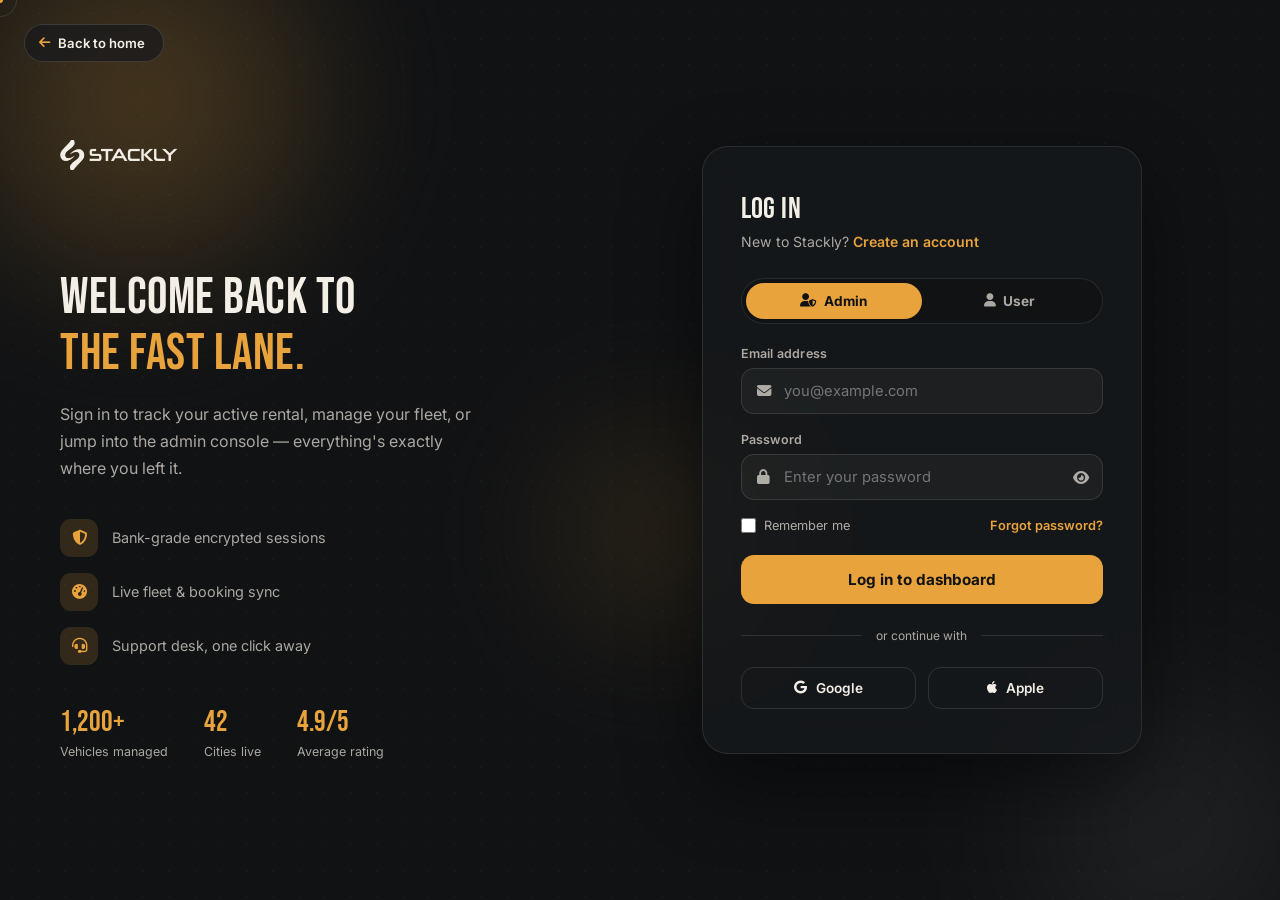
<file: dashboard-admin.html>
<!DOCTYPE html>
<html lang="en">
<head>
<meta charset="UTF-8">
<meta name="viewport" content="width=device-width, initial-scale=1.0">
<title>Admin Dashboard — Stackly</title>
<meta name="robots" content="noindex">

<!-- Fonts -->
<link rel="preconnect" href="https://fonts.googleapis.com">
<link rel="preconnect" href="https://fonts.gstatic.com" crossorigin>
<link href="https://fonts.googleapis.com/css2?family=Bebas+Neue&family=Inter:wght@400;500;600;700;800&display=swap" rel="stylesheet">

<!-- Font Awesome -->
<link rel="stylesheet" href="https://cdnjs.cloudflare.com/ajax/libs/font-awesome/6.5.2/css/all.min.css">

<link rel="stylesheet" href="style.css">
<link rel="stylesheet" href="app.css">
</head>
<body class="dash-body" data-role="admin">

<div class="cursor-dot" id="cursorDot"></div>
<div class="cursor-ring" id="cursorRing"></div>

<div class="dash-overlay" id="dashOverlay"></div>

<div class="dash-shell">

  <!-- ================= SIDEBAR ================= -->
  <aside class="dash-sidebar" id="dashSidebar">
    <div class="dash-side-logo">
      <a href="dashboard-admin.html" class="dash-side-logo-link">
  <img src="Assest/logo-bone.webp" alt="Stackly logo">
</a>
      <span class="dash-side-role"><i class="fa-solid fa-user-shield"></i> Admin</span>
    </div>

    <nav class="dash-nav">
      <div class="dash-nav-indicator" id="dashNavIndicator"></div>
      <a href="#" class="active" data-section="overview" data-label="Overview"><i class="fa-solid fa-gauge-high"></i> Overview</a>
      <a href="#" data-section="inbox" data-label="Inbox"><i class="fa-solid fa-inbox"></i> Inbox <span class="dash-unread-badge" data-unread-count></span></a>
      <a href="#" data-section="bookings" data-label="Bookings"><i class="fa-solid fa-calendar-check"></i> Bookings</a>
      <a href="#" data-section="fleet" data-label="Fleet"><i class="fa-solid fa-car"></i> Fleet</a>
      <a href="#" data-section="customers" data-label="Customers"><i class="fa-solid fa-users"></i> Customers</a>
      <a href="#" data-section="reports" data-label="Reports"><i class="fa-solid fa-chart-line"></i> Reports</a>
      <a href="#" data-section="settings" data-label="Settings"><i class="fa-solid fa-gear"></i> Settings</a>
    </nav>

    <div class="dash-side-foot">
      <div class="dash-side-user">
        <div class="dash-avatar-ring"><span data-user-initial>A</span></div>
        <div>
          <strong data-user-name>Admin</strong>
          <span data-user-email>admin@stackly.example</span>
        </div>
      </div>
      <button class="dash-logout" data-logout><i class="fa-solid fa-right-from-bracket"></i> Log out</button>
    </div>
  </aside>

  <!-- ================= MAIN ================= -->
  <div class="dash-main">
    <header class="dash-topbar">
      <button class="dash-hamburger" id="dashHamburger" aria-label="Menu"><span></span><span></span><span></span></button>
      <div class="dash-search">
  <i class="fa-solid fa-magnifying-glass"></i>
  <input
    type="text"
    placeholder="Search bookings, customers, vehicles…"
    onkeydown="if(event.key === 'Enter' && this.value.trim() !== '') window.location.href='404.html'"
  >
</div>

      <div class="dash-topbar-right">
  <button
    class="dash-bell"
    aria-label="Notifications"
    type="button"
    onclick="window.location.href='404.html'"
  >
    <i class="fa-regular fa-bell"></i>
  </button>

  <div
    class="dash-topbar-avatar"
    onclick="window.location.href='404.html'"
    style="cursor: pointer;"
  >
    <span data-user-initial>A</span>
  </div>
</div>

    </header>

    <div class="dash-content">
      <div class="dash-welcome">
        <h1>Welcome back, <span data-user-first>Admin</span> 👋</h1>
        <p>Here's what's happening across the fleet today.</p>
      </div>

      <!-- stat cards -->
      <div class="dash-stats-grid">
        <div class="dash-stat-card">
          <span class="dash-stat-trend up"><i class="fa-solid fa-arrow-trend-up"></i> 12.4%</span>
          <div class="dash-stat-icon"><i class="fa-solid fa-sack-dollar"></i></div>
          <h3 data-count="482300" data-prefix="₹">0</h3>
          <p>Revenue this month</p>
          <div class="dash-stat-bar"><span data-pct="82"></span></div>
        </div>
        <div class="dash-stat-card">
          <span class="dash-stat-trend up"><i class="fa-solid fa-arrow-trend-up"></i> 6.1%</span>
          <div class="dash-stat-icon"><i class="fa-solid fa-car-side"></i></div>
          <h3 data-count="184">0</h3>
          <p>Active rentals</p>
          <div class="dash-stat-bar"><span data-pct="64"></span></div>
        </div>
        <div class="dash-stat-card">
          <span class="dash-stat-trend down"><i class="fa-solid fa-arrow-trend-down"></i> 2.3%</span>
          <div class="dash-stat-icon"><i class="fa-solid fa-gauge"></i></div>
          <h3 data-count="78" data-suffix="%">0</h3>
          <p>Fleet utilization</p>
          <div class="dash-stat-bar"><span data-pct="78"></span></div>
        </div>
        <div class="dash-stat-card">
          <span class="dash-stat-trend up"><i class="fa-solid fa-arrow-trend-up"></i> 18.9%</span>
          <div class="dash-stat-icon"><i class="fa-solid fa-user-plus"></i></div>
          <h3 data-count="46">0</h3>
          <p>New signups (7 days)</p>
          <div class="dash-stat-bar"><span data-pct="70"></span></div>
        </div>
      </div>

      <!-- ---------- OVERVIEW PANEL ---------- -->
      <section class="dash-panel active" id="panel-overview">
        <div class="dash-overview-grid">
          <div class="dash-section-card">
            <div class="dash-section-head">
              <div><h2>Recent activity</h2><p>Live feed across bookings and the fleet desk</p></div>
            </div>
            <div class="dash-activity-row">
              <div class="dash-activity-icon"><i class="fa-solid fa-car"></i></div>
              <div><strong>New booking — SUV, Bengaluru</strong><span>Rohan Das booked a Mahindra XUV700 for 3 days</span></div>
              <div class="dash-activity-time">4m ago</div>
            </div>
            <div class="dash-activity-row">
              <div class="dash-activity-icon"><i class="fa-solid fa-building"></i></div>
              <div><strong>Corporate account approved</strong><span>Nimbus Logistics Pvt. Ltd. — 12 vehicle fleet plan</span></div>
              <div class="dash-activity-time">38m ago</div>
            </div>
            <div class="dash-activity-row">
              <div class="dash-activity-icon"><i class="fa-solid fa-triangle-exclamation"></i></div>
              <div><strong>Vehicle flagged for service</strong><span>TN-09-BK-2214 due for inspection in Chennai hub</span></div>
              <div class="dash-activity-time">1h ago</div>
            </div>
            <div class="dash-activity-row">
              <div class="dash-activity-icon"><i class="fa-solid fa-star"></i></div>
              <div><strong>New 5-star review</strong><span>Aarav Mehta rated a Mumbai one-way trip</span></div>
              <div class="dash-activity-time">2h ago</div>
            </div>
            <div class="dash-activity-row">
              <div class="dash-activity-icon"><i class="fa-solid fa-user-plus"></i></div>
              <div><strong>3 new signups</strong><span>Two in Chennai, one in Pune — all standard accounts</span></div>
              <div class="dash-activity-time">3h ago</div>
            </div>
          </div>

          <div class="dash-section-card">
            <div class="dash-section-head"><div><h2>Fleet health</h2><p>Key operational signals</p></div></div>
            <div class="dash-mini-progress">
              <div><span>Fleet uptime</span><span>94%</span></div>
              <div class="bar"><span data-pct="94"></span></div>
            </div>
            <div class="dash-mini-progress">
              <div><span>Support SLA met</span><span>88%</span></div>
              <div class="bar"><span data-pct="88"></span></div>
            </div>
            <div class="dash-mini-progress">
              <div><span>Payment success rate</span><span>97%</span></div>
              <div class="bar"><span data-pct="97"></span></div>
            </div>
            <div class="dash-mini-progress">
              <div><span>On-time handovers</span><span>81%</span></div>
              <div class="bar"><span data-pct="81"></span></div>
            </div>
          </div>
        </div>
      </section>

      <!-- ---------- INBOX PANEL (dynamic) ---------- -->
      <section class="dash-panel" id="panel-inbox">
        <div class="dash-section-card">
          <div class="dash-section-head">
            <div><h2>Inbox</h2><p>Rendered dynamically from your message queue</p></div>
          </div>
          <div class="dash-inbox-toolbar">
            <div class="dash-inbox-tabs">
              <button class="active" data-tab="all">All</button>
              <button data-tab="unread">Unread</button>
              <button data-tab="flagged">Flagged</button>
            </div>
            <div class="dash-inbox-search">
              <i class="fa-solid fa-magnifying-glass"></i>
              <input type="text" id="dashInboxSearch" placeholder="Search mail…">
            </div>
          </div>
          <div class="dash-email-list" id="dashEmailList"></div>
        </div>
      </section>

      <!-- ---------- BOOKINGS PANEL ---------- -->
      <section class="dash-panel" id="panel-bookings">
        <div class="dash-section-card">
          <div class="dash-section-head">
            <div><h2>Bookings</h2><p>Every active and past rental across the fleet</p></div>
          </div>
          <div class="dash-inbox-toolbar">
            <div class="dash-inbox-tabs" data-filter-tabs="bookingsList">
              <button class="active" data-filter="all">All</button>
              <button data-filter="active">Active</button>
              <button data-filter="completed">Completed</button>
              <button data-filter="cancelled">Cancelled</button>
            </div>
          </div>
          <div class="dash-list" id="bookingsList">
            <div class="dash-list-row" data-status="active">
              <div class="dash-list-icon"><i class="fa-solid fa-car"></i></div>
              <div class="dash-list-main"><strong>Mahindra XUV700 — Rohan Das</strong><span>Booking #ST20481 · Bengaluru</span></div>
              <div class="dash-list-meta">12–15 Sep</div>
              <div class="dash-list-right"><span class="dash-amount">₹9,600</span><span class="dash-badge ok">Active</span></div>
            </div>
            <div class="dash-list-row" data-status="active">
              <div class="dash-list-icon"><i class="fa-solid fa-car"></i></div>
              <div class="dash-list-main"><strong>Hyundai Creta — Venkatalakshmi R</strong><span>Booking #ST20477 · OMR Chennai</span></div>
              <div class="dash-list-meta">18–20 Sep</div>
              <div class="dash-list-right"><span class="dash-amount">₹3,240</span><span class="dash-badge ok">Active</span></div>
            </div>
            <div class="dash-list-row" data-status="completed">
              <div class="dash-list-icon"><i class="fa-solid fa-car"></i></div>
              <div class="dash-list-main"><strong>Maruti Baleno — Kavya Nair</strong><span>Booking #ST20402 · Kochi</span></div>
              <div class="dash-list-meta">2–4 Sep</div>
              <div class="dash-list-right"><span class="dash-amount">₹2,997</span><span class="dash-badge info">Completed</span></div>
            </div>
            <div class="dash-list-row" data-status="completed">
              <div class="dash-list-icon"><i class="fa-solid fa-car"></i></div>
              <div class="dash-list-main"><strong>BMW 4 Series — Aarav Mehta</strong><span>Booking #ST20388 · Mumbai</span></div>
              <div class="dash-list-meta">28–30 Aug</div>
              <div class="dash-list-right"><span class="dash-amount">₹12,998</span><span class="dash-badge info">Completed</span></div>
            </div>
            <div class="dash-list-row" data-status="cancelled">
              <div class="dash-list-icon"><i class="fa-solid fa-car"></i></div>
              <div class="dash-list-main"><strong>Hyundai i20 — Priya Raman</strong><span>Booking #ST20375 · Chennai</span></div>
              <div class="dash-list-meta">21 Aug</div>
              <div class="dash-list-right"><span class="dash-amount">₹1,199</span><span class="dash-badge bad">Cancelled</span></div>
            </div>
            <div class="dash-list-row" data-status="completed">
              <div class="dash-list-icon"><i class="fa-solid fa-car"></i></div>
              <div class="dash-list-main"><strong>Range Rover Evoque — Nimbus Logistics</strong><span>Booking #ST20360 · Bengaluru</span></div>
              <div class="dash-list-meta">10–17 Aug</div>
              <div class="dash-list-right"><span class="dash-amount">₹41,993</span><span class="dash-badge info">Completed</span></div>
            </div>
            <div class="dash-list-row" data-status="active">
              <div class="dash-list-icon"><i class="fa-solid fa-car"></i></div>
              <div class="dash-list-main"><strong>Mercedes C-Class — Divya Krishnan</strong><span>Booking #ST20481 · Hyderabad</span></div>
              <div class="dash-list-meta">19–22 Sep</div>
              <div class="dash-list-right"><span class="dash-amount">₹12,897</span><span class="dash-badge ok">Active</span></div>
            </div>
            <div class="dash-list-row" data-status="completed">
              <div class="dash-list-icon"><i class="fa-solid fa-car"></i></div>
              <div class="dash-list-main"><strong>Tata Nexon EV — Arjun Rao</strong><span>Booking #ST20341 · Coimbatore</span></div>
              <div class="dash-list-meta">3–5 Aug</div>
              <div class="dash-list-right"><span class="dash-amount">₹3,198</span><span class="dash-badge info">Completed</span></div>
            </div>
            <div class="dash-list-row" data-status="cancelled">
              <div class="dash-list-icon"><i class="fa-solid fa-car"></i></div>
              <div class="dash-list-main"><strong>Van &amp; Cargo — Meera Nair</strong><span>Booking #ST20329 · Madurai</span></div>
              <div class="dash-list-meta">29 Jul</div>
              <div class="dash-list-right"><span class="dash-amount">₹2,899</span><span class="dash-badge bad">Cancelled</span></div>
            </div>
            <div class="dash-list-row" data-status="completed">
              <div class="dash-list-icon"><i class="fa-solid fa-car"></i></div>
              <div class="dash-list-main"><strong>Maruti Baleno — Sanya Iyer</strong><span>Booking #ST20301 · Chennai</span></div>
              <div class="dash-list-meta">14–16 Jul</div>
              <div class="dash-list-right"><span class="dash-amount">₹2,997</span><span class="dash-badge info">Completed</span></div>
            </div>
          </div>
        </div>
      </section>

      <!-- ---------- FLEET PANEL ---------- -->
      <section class="dash-panel" id="panel-fleet">
        <div class="dash-section-card">
          <div class="dash-section-head">
            <div><h2>Fleet</h2><p>Live status across every vehicle in the network</p></div>
          </div>
          <div class="dash-inbox-toolbar">
            <div class="dash-inbox-tabs" data-filter-tabs="fleetList">
              <button class="active" data-filter="all">All</button>
              <button data-filter="available">Available</button>
              <button data-filter="ontrip">On trip</button>
              <button data-filter="service">In service</button>
            </div>
          </div>
          <div class="dash-list" id="fleetList">
            <div class="dash-list-row" data-status="ontrip">
              <div class="dash-list-icon"><i class="fa-solid fa-car-side"></i></div>
              <div class="dash-list-main"><strong>Mahindra XUV700</strong><span>TN-09-BK-2214 · Chennai hub</span></div>
              <div class="dash-list-meta">92% utilized</div>
              <div class="dash-list-right"><span class="dash-badge ok">On trip</span></div>
            </div>
            <div class="dash-list-row" data-status="service">
              <div class="dash-list-icon"><i class="fa-solid fa-car-side"></i></div>
              <div class="dash-list-main"><strong>Hyundai Creta</strong><span>KA-05-MX-7710 · Bengaluru hub</span></div>
              <div class="dash-list-meta">Due Fri</div>
              <div class="dash-list-right"><span class="dash-badge warn">In service</span></div>
            </div>
            <div class="dash-list-row" data-status="available">
              <div class="dash-list-icon"><i class="fa-solid fa-car-side"></i></div>
              <div class="dash-list-main"><strong>Maruti Baleno</strong><span>TN-22-CJ-4410 · Coimbatore hub</span></div>
              <div class="dash-list-meta">61% utilized</div>
              <div class="dash-list-right"><span class="dash-badge info">Available</span></div>
            </div>
            <div class="dash-list-row" data-status="ontrip">
              <div class="dash-list-icon"><i class="fa-solid fa-car-side"></i></div>
              <div class="dash-list-main"><strong>BMW 4 Series</strong><span>MH-12-QT-3391 · Mumbai hub</span></div>
              <div class="dash-list-meta">88% utilized</div>
              <div class="dash-list-right"><span class="dash-badge ok">On trip</span></div>
            </div>
            <div class="dash-list-row" data-status="available">
              <div class="dash-list-icon"><i class="fa-solid fa-car-side"></i></div>
              <div class="dash-list-main"><strong>Hyundai i20</strong><span>TN-07-AZ-9981 · Chennai hub</span></div>
              <div class="dash-list-meta">54% utilized</div>
              <div class="dash-list-right"><span class="dash-badge info">Available</span></div>
            </div>
            <div class="dash-list-row" data-status="ontrip">
              <div class="dash-list-icon"><i class="fa-solid fa-car-side"></i></div>
              <div class="dash-list-main"><strong>Range Rover Evoque</strong><span>KA-01-HN-1187 · Bengaluru hub</span></div>
              <div class="dash-list-meta">95% utilized</div>
              <div class="dash-list-right"><span class="dash-badge ok">On trip</span></div>
            </div>
            <div class="dash-list-row" data-status="service">
              <div class="dash-list-icon"><i class="fa-solid fa-car-side"></i></div>
              <div class="dash-list-main"><strong>Tata Nexon EV</strong><span>TN-38-ER-2205 · Coimbatore hub</span></div>
              <div class="dash-list-meta">Charging fault</div>
              <div class="dash-list-right"><span class="dash-badge warn">In service</span></div>
            </div>
            <div class="dash-list-row" data-status="available">
              <div class="dash-list-icon"><i class="fa-solid fa-car-side"></i></div>
              <div class="dash-list-main"><strong>Mercedes C-Class</strong><span>TG-09-BR-4471 · Hyderabad hub</span></div>
              <div class="dash-list-meta">70% utilized</div>
              <div class="dash-list-right"><span class="dash-badge info">Available</span></div>
            </div>
            <div class="dash-list-row" data-status="available">
              <div class="dash-list-icon"><i class="fa-solid fa-car-side"></i></div>
              <div class="dash-list-main"><strong>Maruti Baleno</strong><span>TN-19-GK-1023 · Madurai hub</span></div>
              <div class="dash-list-meta">45% utilized</div>
              <div class="dash-list-right"><span class="dash-badge info">Available</span></div>
            </div>
            <div class="dash-list-row" data-status="ontrip">
              <div class="dash-list-icon"><i class="fa-solid fa-car-side"></i></div>
              <div class="dash-list-main"><strong>Van &amp; Cargo</strong><span>KL-07-PS-6602 · Kochi hub</span></div>
              <div class="dash-list-meta">80% utilized</div>
              <div class="dash-list-right"><span class="dash-badge ok">On trip</span></div>
            </div>
          </div>
        </div>
      </section>

      <!-- ---------- CUSTOMERS PANEL ---------- -->
      <section class="dash-panel" id="panel-customers">
        <div class="dash-section-card">
          <div class="dash-section-head">
            <div><h2>Customers</h2><p>Most recently active renters and corporate accounts</p></div>
          </div>
          <div class="dash-list">
            <div class="dash-list-row">
              <div class="dash-list-icon circle">RD</div>
              <div class="dash-list-main"><strong>Rohan Das</strong><span>rohan.das@example.com</span></div>
              <div class="dash-list-meta">14 trips · Joined 2023</div>
              <div class="dash-list-right"><span class="dash-badge warn">Gold</span></div>
            </div>
            <div class="dash-list-row">
              <div class="dash-list-icon circle">VR</div>
              <div class="dash-list-main"><strong>Venkatalakshmi R</strong><span>venkat29921999@gmail.com</span></div>
              <div class="dash-list-meta">27 trips · Joined 2022</div>
              <div class="dash-list-right"><span class="dash-badge warn">Gold</span></div>
            </div>
            <div class="dash-list-row">
              <div class="dash-list-icon circle">KN</div>
              <div class="dash-list-main"><strong>Kavya Nair</strong><span>kavya.nair@example.com</span></div>
              <div class="dash-list-meta">3 trips · Joined this year</div>
              <div class="dash-list-right"><span class="dash-badge info">New</span></div>
            </div>
            <div class="dash-list-row">
              <div class="dash-list-icon circle">AM</div>
              <div class="dash-list-main"><strong>Aarav Mehta</strong><span>aarav.mehta@example.com</span></div>
              <div class="dash-list-meta">19 trips · Joined 2023</div>
              <div class="dash-list-right"><span class="dash-badge warn">Gold</span></div>
            </div>
            <div class="dash-list-row">
              <div class="dash-list-icon circle">NL</div>
              <div class="dash-list-main"><strong>Nimbus Logistics Pvt. Ltd.</strong><span>fleet@nimbuslogistics.example</span></div>
              <div class="dash-list-meta">12-vehicle corporate plan</div>
              <div class="dash-list-right"><span class="dash-badge ok">Corporate</span></div>
            </div>
            <div class="dash-list-row">
              <div class="dash-list-icon circle">PR</div>
              <div class="dash-list-main"><strong>Priya Raman</strong><span>priya.raman@example.com</span></div>
              <div class="dash-list-meta">6 trips · Joined 2024</div>
              <div class="dash-list-right"><span class="dash-badge info">Silver</span></div>
            </div>
            <div class="dash-list-row">
              <div class="dash-list-icon circle">SI</div>
              <div class="dash-list-main"><strong>Sanya Iyer</strong><span>sanya.iyer@example.com</span></div>
              <div class="dash-list-meta">9 trips · Joined 2024</div>
              <div class="dash-list-right"><span class="dash-badge info">Silver</span></div>
            </div>
            <div class="dash-list-row">
              <div class="dash-list-icon circle">AR</div>
              <div class="dash-list-main"><strong>Arjun Rao</strong><span>arjun.rao@example.com</span></div>
              <div class="dash-list-meta">31 trips · Joined 2021</div>
              <div class="dash-list-right"><span class="dash-badge warn">Gold</span></div>
            </div>
          </div>
        </div>
      </section>

      <!-- ---------- REPORTS PANEL ---------- -->
      <section class="dash-panel" id="panel-reports">
        <div class="dash-section-card">
          <div class="dash-section-head"><div><h2>Monthly performance</h2><p>Revenue and trip volume for the last 12 months</p></div></div>
          <div class="dash-list">
            <div class="dash-list-row"><div class="dash-list-icon"><i class="fa-solid fa-calendar"></i></div><div class="dash-list-main"><strong>September 2026</strong><span>214 completed trips</span></div><div class="dash-list-right"><span class="dash-amount">₹4,82,300</span><span class="dash-badge ok">+12.4%</span></div></div>
            <div class="dash-list-row"><div class="dash-list-icon"><i class="fa-solid fa-calendar"></i></div><div class="dash-list-main"><strong>August 2026</strong><span>198 completed trips</span></div><div class="dash-list-right"><span class="dash-amount">₹4,29,150</span><span class="dash-badge ok">+8.1%</span></div></div>
            <div class="dash-list-row"><div class="dash-list-icon"><i class="fa-solid fa-calendar"></i></div><div class="dash-list-main"><strong>July 2026</strong><span>187 completed trips</span></div><div class="dash-list-right"><span class="dash-amount">₹3,97,020</span><span class="dash-badge ok">+5.6%</span></div></div>
            <div class="dash-list-row"><div class="dash-list-icon"><i class="fa-solid fa-calendar"></i></div><div class="dash-list-main"><strong>June 2026</strong><span>176 completed trips</span></div><div class="dash-list-right"><span class="dash-amount">₹3,76,004</span><span class="dash-badge bad">−2.3%</span></div></div>
            <div class="dash-list-row"><div class="dash-list-icon"><i class="fa-solid fa-calendar"></i></div><div class="dash-list-main"><strong>May 2026</strong><span>182 completed trips</span></div><div class="dash-list-right"><span class="dash-amount">₹3,84,760</span><span class="dash-badge ok">+3.9%</span></div></div>
            <div class="dash-list-row"><div class="dash-list-icon"><i class="fa-solid fa-calendar"></i></div><div class="dash-list-main"><strong>April 2026</strong><span>169 completed trips</span></div><div class="dash-list-right"><span class="dash-amount">₹3,70,410</span><span class="dash-badge ok">+1.2%</span></div></div>
            <div class="dash-list-row"><div class="dash-list-icon"><i class="fa-solid fa-calendar"></i></div><div class="dash-list-main"><strong>March 2026</strong><span>165 completed trips</span></div><div class="dash-list-right"><span class="dash-amount">₹3,65,900</span><span class="dash-badge bad">−1.8%</span></div></div>
            <div class="dash-list-row"><div class="dash-list-icon"><i class="fa-solid fa-calendar"></i></div><div class="dash-list-main"><strong>February 2026</strong><span>172 completed trips</span></div><div class="dash-list-right"><span class="dash-amount">₹3,72,650</span><span class="dash-badge ok">+6.4%</span></div></div>
            <div class="dash-list-row"><div class="dash-list-icon"><i class="fa-solid fa-calendar"></i></div><div class="dash-list-main"><strong>January 2026</strong><span>158 completed trips</span></div><div class="dash-list-right"><span class="dash-amount">₹3,50,220</span><span class="dash-badge ok">+4.0%</span></div></div>
            <div class="dash-list-row"><div class="dash-list-icon"><i class="fa-solid fa-calendar"></i></div><div class="dash-list-main"><strong>December 2025</strong><span>201 completed trips</span></div><div class="dash-list-right"><span class="dash-amount">₹4,10,880</span><span class="dash-badge ok">+15.2%</span></div></div>
            <div class="dash-list-row"><div class="dash-list-icon"><i class="fa-solid fa-calendar"></i></div><div class="dash-list-main"><strong>November 2025</strong><span>149 completed trips</span></div><div class="dash-list-right"><span class="dash-amount">₹3,32,410</span><span class="dash-badge bad">−4.5%</span></div></div>
            <div class="dash-list-row"><div class="dash-list-icon"><i class="fa-solid fa-calendar"></i></div><div class="dash-list-main"><strong>October 2025</strong><span>163 completed trips</span></div><div class="dash-list-right"><span class="dash-amount">₹3,48,900</span><span class="dash-badge ok">+2.7%</span></div></div>
          </div>
        </div>
      </section>

      <!-- ---------- SETTINGS PANEL ---------- -->
      <section class="dash-panel" id="panel-settings">
        <div class="dash-section-card">
          <div class="dash-section-head"><div><h2>Account settings</h2><p>Update your admin profile</p></div></div>
          <div class="dash-settings-grid">
            <div class="dash-field"><label>Full name</label><input type="text" data-user-name-input value=""></div>
            <div class="dash-field"><label>Email</label><input type="email" data-user-email-input value="" disabled></div>
            <div class="dash-field"><label>Phone</label><input type="text" placeholder="+91 98400 00000"></div>
            <div class="dash-field">
              <label>Notification preference</label>
              <select><option>All updates</option><option>Bookings only</option><option>Critical alerts only</option></select>
            </div>
          </div>
<button
  class="dash-save-btn"
  type="button"
  onclick="window.location.href='404.html'">
  Save changes
</button>        </div>
      </section>

      <!-- ---------- GENERIC "COMING SOON" PANEL (fallback for any future nav item) ---------- -->
      <section class="dash-panel dash-soon-panel" id="dashSoonPanel">
        <i class="fa-solid fa-screwdriver-wrench"></i>
        <h2><span id="dashSoonTitle">This module</span> is coming soon</h2>
        <p>We're still building this part of the console. Everything else here is fully live.</p>
      </section>
    </div>
  </div>
</div>

<script>
  /* dynamic inbox data — rendered entirely by app.js, not hard-coded markup */
  window.STK_EMAILS = [
    { sender: 'Nimbus Logistics', tag: 'Corporate', time: '9:14 AM', unread: true, flagged: true,
      subject: 'Fleet partnership — 12 vehicle request', snippet: 'Following up on the corporate plan we discussed last week…',
      body: 'Following up on the corporate plan we discussed last week — we would like to move ahead with a 12-vehicle allocation for our Chennai logistics team starting next month. Could you share the onboarding checklist and billing cycle options?' },
    { sender: 'Priya Raman', tag: 'Support', time: '8:47 AM', unread: true, flagged: false,
      subject: 'Refund request — booking #ST20481', snippet: 'The vehicle had a flat tyre within an hour of pickup…',
      body: 'The vehicle had a flat tyre within an hour of pickup and support was slow to respond. I would like a partial refund or credit for the inconvenience. Booking reference is ST20481.' },
    { sender: 'System Alerts', tag: 'System', time: 'Yesterday', unread: true, flagged: false,
      subject: '3 vehicles due for inspection this week', snippet: 'TN-09-BK-2214, KA-05-MX-7710 and MH-12-QT-3391 are flagged…',
      body: 'The following vehicles are due for scheduled inspection this week: TN-09-BK-2214 (Chennai hub), KA-05-MX-7710 (Bengaluru hub) and MH-12-QT-3391 (Mumbai hub). Please assign a technician slot before Friday.' },
    { sender: 'Rohan Das', tag: 'Booking', time: 'Yesterday', unread: false, flagged: false,
      subject: 'Extending my SUV booking by 2 days', snippet: 'Loving the XUV700 so far — could I extend the trip?',
      body: 'Loving the XUV700 so far — could I extend the trip by 2 more days? Happy to pay the difference on the same card used for the original booking.' },
    { sender: 'Kavya Nair', tag: 'Careers', time: 'Mon', unread: false, flagged: true,
      subject: 'Fleet partner application — Kochi', snippet: 'I run a 6-car rental operation in Kochi and would like to list…',
      body: 'I run a small 6-car rental operation in Kochi and would like to explore listing our vehicles on the Stackly platform. Could someone from the partnerships team reach out?' },
    { sender: 'Billing Desk', tag: 'Finance', time: 'Mon', unread: false, flagged: false,
      subject: 'Monthly payout summary — ready for review', snippet: 'Your October payout summary has been generated and is ready…',
      body: 'Your October payout summary has been generated and is ready for review. Total payouts across all active fleet partners this cycle: ₹18,42,600 across 214 completed trips.' }
  ];
</script>
<script src="app.js"></script>
</body>
</html>
</file>
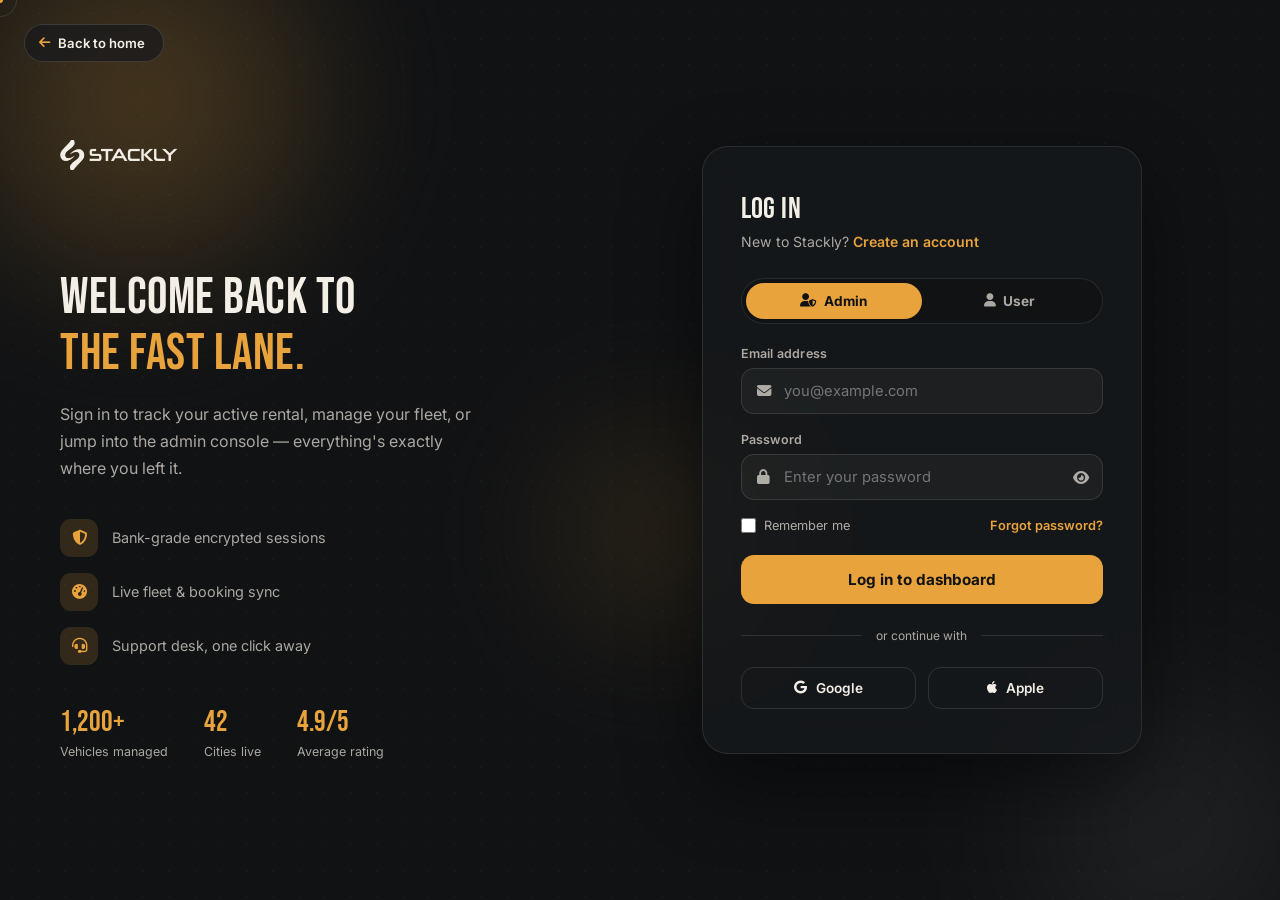
<file: dashboard-user.html>
<!DOCTYPE html>
<html lang="en">
<head>
<meta charset="UTF-8">
<meta name="viewport" content="width=device-width, initial-scale=1.0">
<title>My Dashboard — Stackly</title>
<meta name="robots" content="noindex">

<!-- Fonts -->
<link rel="preconnect" href="https://fonts.googleapis.com">
<link rel="preconnect" href="https://fonts.gstatic.com" crossorigin>
<link href="https://fonts.googleapis.com/css2?family=Bebas+Neue&family=Inter:wght@400;500;600;700;800&display=swap" rel="stylesheet">

<!-- Font Awesome -->
<link rel="stylesheet" href="https://cdnjs.cloudflare.com/ajax/libs/font-awesome/6.5.2/css/all.min.css">

<link rel="stylesheet" href="style.css">
<link rel="stylesheet" href="app.css">
</head>
<body class="dash-body" data-role="user">

<div class="cursor-dot" id="cursorDot"></div>
<div class="cursor-ring" id="cursorRing"></div>

<div class="dash-overlay" id="dashOverlay"></div>

<div class="dash-shell">

  <!-- ================= SIDEBAR ================= -->
  <aside class="dash-sidebar" id="dashSidebar">
    <div class="dash-side-logo">
     <a href="dashboard-user.html" class="dash-side-logo-link">
  <img src="Assest/logo-bone.webp" alt="Stackly logo">
</a>
      <span class="dash-side-role"><i class="fa-solid fa-user"></i> User</span>
    </div>

    <nav class="dash-nav">
      <div class="dash-nav-indicator" id="dashNavIndicator"></div>
      <a href="#" class="active" data-section="overview" data-label="Overview"><i class="fa-solid fa-gauge-high"></i> Overview</a>
      <a href="#" data-section="inbox" data-label="Inbox"><i class="fa-solid fa-inbox"></i> Inbox <span class="dash-unread-badge" data-unread-count></span></a>
      <a href="#" data-section="bookings" data-label="My bookings"><i class="fa-solid fa-calendar-check"></i> My bookings</a>
      <a href="#" data-section="payments" data-label="Payments"><i class="fa-solid fa-credit-card"></i> Payments</a>
      <a href="#" data-section="support" data-label="Support"><i class="fa-solid fa-headset"></i> Support</a>
      <a href="#" data-section="settings" data-label="Settings"><i class="fa-solid fa-gear"></i> Settings</a>
    </nav>

    <div class="dash-side-foot">
      <div class="dash-side-user">
        <div class="dash-avatar-ring"><span data-user-initial>U</span></div>
        <div>
          <strong data-user-name>User</strong>
          <span data-user-email>user@stackly.example</span>
        </div>
      </div>
      <button class="dash-logout" data-logout><i class="fa-solid fa-right-from-bracket"></i> Log out</button>
    </div>
  </aside>

  <!-- ================= MAIN ================= -->
 <div class="dash-main">
    <header class="dash-topbar">
      <button class="dash-hamburger" id="dashHamburger" aria-label="Menu"><span></span><span></span><span></span></button>
      <div class="dash-search">
  <i class="fa-solid fa-magnifying-glass"></i>
  <input
    type="text"
    placeholder="Search bookings, customers, vehicles…"
    onkeydown="if(event.key === 'Enter' && this.value.trim() !== '') window.location.href='404.html'"
  >
</div>

      <div class="dash-topbar-right">
  <button
    class="dash-bell"
    aria-label="Notifications"
    type="button"
    onclick="window.location.href='404.html'"
  >
    <i class="fa-regular fa-bell"></i>
  </button>

  <div
    class="dash-topbar-avatar"
    onclick="window.location.href='404.html'"
    style="cursor: pointer;"
  >
    <span data-user-initial>A</span>
  </div>
</div>
    </header>

    <div class="dash-content">
      <div class="dash-welcome">
        <h1>Hey <span data-user-first>there</span>, ready to ride? 🚗</h1>
        <p>Here's a snapshot of your account.</p>
      </div>

      <!-- stat cards -->
      <div class="dash-stats-grid">
        <div class="dash-stat-card">
          <span class="dash-stat-trend up"><i class="fa-solid fa-circle-check"></i> Active</span>
          <div class="dash-stat-icon"><i class="fa-solid fa-car-side"></i></div>
          <h3 data-count="1">0</h3>
          <p>Current booking</p>
          <div class="dash-stat-bar"><span data-pct="45"></span></div>
        </div>
        <div class="dash-stat-card">
          <span class="dash-stat-trend up"><i class="fa-solid fa-arrow-trend-up"></i> +3</span>
          <div class="dash-stat-icon"><i class="fa-solid fa-route"></i></div>
          <h3 data-count="27">0</h3>
          <p>Total trips taken</p>
          <div class="dash-stat-bar"><span data-pct="72"></span></div>
        </div>
        <div class="dash-stat-card">
          <span class="dash-stat-trend up"><i class="fa-solid fa-star"></i> Gold</span>
          <div class="dash-stat-icon"><i class="fa-solid fa-crown"></i></div>
          <h3 data-count="3420">0</h3>
          <p>Loyalty points</p>
          <div class="dash-stat-bar"><span data-pct="60"></span></div>
        </div>
        <div class="dash-stat-card">
          <span class="dash-stat-trend up"><i class="fa-solid fa-wallet"></i> Ready</span>
          <div class="dash-stat-icon"><i class="fa-solid fa-indian-rupee-sign"></i></div>
          <h3 data-count="2450" data-prefix="₹">0</h3>
          <p>Wallet balance</p>
          <div class="dash-stat-bar"><span data-pct="40"></span></div>
        </div>
      </div>

      <!-- ---------- OVERVIEW PANEL ---------- -->
      <section class="dash-panel active" id="panel-overview">
        <div class="dash-overview-grid">
          <div class="dash-section-card">
            <div class="dash-section-head">
              <div><h2>Recent activity</h2><p>Your bookings and account updates</p></div>
            </div>
            <div class="dash-activity-row">
              <div class="dash-activity-icon"><i class="fa-solid fa-car"></i></div>
              <div><strong>Active booking — Hyundai Creta</strong><span>Pickup: OMR Chennai · Return in 2 days</span></div>
              <div class="dash-activity-time">Now</div>
            </div>
            <div class="dash-activity-row">
              <div class="dash-activity-icon"><i class="fa-solid fa-receipt"></i></div>
              <div><strong>Invoice generated</strong><span>Trip #ST20477 — ₹3,240 charged to your saved card</span></div>
              <div class="dash-activity-time">2d ago</div>
            </div>
            <div class="dash-activity-row">
              <div class="dash-activity-icon"><i class="fa-solid fa-star"></i></div>
              <div><strong>You rated a trip 5 stars</strong><span>"Showroom-fresh SUV, smooth handover" — Bengaluru</span></div>
              <div class="dash-activity-time">5d ago</div>
            </div>
            <div class="dash-activity-row">
              <div class="dash-activity-icon"><i class="fa-solid fa-gift"></i></div>
              <div><strong>200 loyalty points earned</strong><span>From your last completed trip</span></div>
              <div class="dash-activity-time">5d ago</div>
            </div>
            <div class="dash-activity-row">
              <div class="dash-activity-icon"><i class="fa-solid fa-shield-halved"></i></div>
              <div><strong>New login detected</strong><span>Chrome on Windows — Chennai, India</span></div>
              <div class="dash-activity-time">1w ago</div>
            </div>
          </div>

          <div class="dash-section-card">
            <div class="dash-section-head"><div><h2>Your progress</h2><p>Loyalty &amp; account health</p></div></div>
            <div class="dash-mini-progress">
              <div><span>Gold tier progress</span><span>60%</span></div>
              <div class="bar"><span data-pct="60"></span></div>
            </div>
            <div class="dash-mini-progress">
              <div><span>Profile completeness</span><span>85%</span></div>
              <div class="bar"><span data-pct="85"></span></div>
            </div>
            <div class="dash-mini-progress">
              <div><span>Documents verified</span><span>100%</span></div>
              <div class="bar"><span data-pct="100"></span></div>
            </div>
            <div class="dash-mini-progress">
              <div><span>Referral goal (3 of 5)</span><span>60%</span></div>
              <div class="bar"><span data-pct="60"></span></div>
            </div>
          </div>
        </div>
      </section>

      <!-- ---------- INBOX PANEL (dynamic) ---------- -->
      <section class="dash-panel" id="panel-inbox">
        <div class="dash-section-card">
          <div class="dash-section-head">
            <div><h2>Inbox</h2><p>Rendered dynamically from your message queue</p></div>
          </div>
          <div class="dash-inbox-toolbar">
            <div class="dash-inbox-tabs">
              <button class="active" data-tab="all">All</button>
              <button data-tab="unread">Unread</button>
              <button data-tab="flagged">Flagged</button>
            </div>
            <div class="dash-inbox-search">
              <i class="fa-solid fa-magnifying-glass"></i>
              <input type="text" id="dashInboxSearch" placeholder="Search mail…">
            </div>
          </div>
          <div class="dash-email-list" id="dashEmailList"></div>
        </div>
      </section>

      <!-- ---------- MY BOOKINGS PANEL ---------- -->
      <section class="dash-panel" id="panel-bookings">
        <div class="dash-section-card">
          <div class="dash-section-head">
            <div><h2>My bookings</h2><p>Your current trip and full rental history</p></div>
          </div>
          <div class="dash-inbox-toolbar">
            <div class="dash-inbox-tabs" data-filter-tabs="myBookingsList">
              <button class="active" data-filter="all">All</button>
              <button data-filter="active">Active</button>
              <button data-filter="completed">Completed</button>
              <button data-filter="cancelled">Cancelled</button>
            </div>
          </div>
          <div class="dash-list" id="myBookingsList">
            <div class="dash-list-row" data-status="active">
              <div class="dash-list-icon"><i class="fa-solid fa-car"></i></div>
              <div class="dash-list-main"><strong>Hyundai Creta</strong><span>Booking #ST20477 · OMR Chennai hub</span></div>
              <div class="dash-list-meta">18–20 Sep</div>
              <div class="dash-list-right"><span class="dash-amount">₹3,240</span><span class="dash-badge ok">Active</span></div>
            </div>
            <div class="dash-list-row" data-status="completed">
              <div class="dash-list-icon"><i class="fa-solid fa-car"></i></div>
              <div class="dash-list-main"><strong>Mahindra XUV700</strong><span>Booking #ST20401 · Bengaluru hub</span></div>
              <div class="dash-list-meta">2–5 Sep</div>
              <div class="dash-list-right"><span class="dash-amount">₹6,597</span><span class="dash-badge info">Completed</span></div>
            </div>
            <div class="dash-list-row" data-status="completed">
              <div class="dash-list-icon"><i class="fa-solid fa-car"></i></div>
              <div class="dash-list-main"><strong>Maruti Baleno</strong><span>Booking #ST20366 · Chennai hub</span></div>
              <div class="dash-list-meta">14–16 Aug</div>
              <div class="dash-list-right"><span class="dash-amount">₹1,998</span><span class="dash-badge info">Completed</span></div>
            </div>
            <div class="dash-list-row" data-status="completed">
              <div class="dash-list-icon"><i class="fa-solid fa-car"></i></div>
              <div class="dash-list-main"><strong>Tata Nexon EV</strong><span>Booking #ST20312 · Coimbatore hub</span></div>
              <div class="dash-list-meta">22–23 Jul</div>
              <div class="dash-list-right"><span class="dash-amount">₹1,599</span><span class="dash-badge info">Completed</span></div>
            </div>
            <div class="dash-list-row" data-status="cancelled">
              <div class="dash-list-icon"><i class="fa-solid fa-car"></i></div>
              <div class="dash-list-main"><strong>Hyundai i20</strong><span>Booking #ST20287 · Chennai hub</span></div>
              <div class="dash-list-meta">5 Jul</div>
              <div class="dash-list-right"><span class="dash-amount">₹1,199</span><span class="dash-badge bad">Cancelled</span></div>
            </div>
            <div class="dash-list-row" data-status="completed">
              <div class="dash-list-icon"><i class="fa-solid fa-car"></i></div>
              <div class="dash-list-main"><strong>Mercedes C-Class</strong><span>Booking #ST20240 · Hyderabad hub</span></div>
              <div class="dash-list-meta">18–19 Jun</div>
              <div class="dash-list-right"><span class="dash-amount">₹8,598</span><span class="dash-badge info">Completed</span></div>
            </div>
            <div class="dash-list-row" data-status="completed">
              <div class="dash-list-icon"><i class="fa-solid fa-car"></i></div>
              <div class="dash-list-main"><strong>Maruti Baleno</strong><span>Booking #ST20198 · Chennai hub</span></div>
              <div class="dash-list-meta">30 May</div>
              <div class="dash-list-right"><span class="dash-amount">₹999</span><span class="dash-badge info">Completed</span></div>
            </div>
            <div class="dash-list-row" data-status="completed">
              <div class="dash-list-icon"><i class="fa-solid fa-car"></i></div>
              <div class="dash-list-main"><strong>Range Rover Evoque</strong><span>Booking #ST20150 · Bengaluru hub</span></div>
              <div class="dash-list-meta">1–3 May</div>
              <div class="dash-list-right"><span class="dash-amount">₹17,997</span><span class="dash-badge info">Completed</span></div>
            </div>
          </div>
        </div>
      </section>

      <!-- ---------- PAYMENTS PANEL ---------- -->
      <section class="dash-panel" id="panel-payments">
        <div class="dash-section-card">
          <div class="dash-section-head"><div><h2>Payment methods</h2><p>Cards and wallets saved to your account</p></div></div>
          <div class="dash-pay-methods">
            <div class="dash-pay-card"><i class="fa-brands fa-cc-visa"></i><div><strong>Visa •••• 4417</strong><span>Expires 08/28 · Default</span></div></div>
            <div class="dash-pay-card"><i class="fa-solid fa-wallet"></i><div><strong>Stackly Wallet</strong><span>₹2,450 available</span></div></div>
            <div class="dash-pay-card"><i class="fa-brands fa-google-pay"></i><div><strong>UPI · venkat@okhdfc</strong><span>Linked 14 Mar 2024</span></div></div>
          </div>
        </div>
        <div class="dash-section-card">
          <div class="dash-section-head"><div><h2>Transaction history</h2><p>Every charge and refund on your account</p></div></div>
          <div class="dash-list">
            <div class="dash-list-row"><div class="dash-list-icon"><i class="fa-solid fa-receipt"></i></div><div class="dash-list-main"><strong>Hyundai Creta — trip #ST20477</strong><span>Visa •••• 4417</span></div><div class="dash-list-meta">18 Sep</div><div class="dash-list-right"><span class="dash-amount">₹3,240</span><span class="dash-badge ok">Paid</span></div></div>
            <div class="dash-list-row"><div class="dash-list-icon"><i class="fa-solid fa-gift"></i></div><div class="dash-list-main"><strong>Loyalty points redeemed</strong><span>200 pts → wallet credit</span></div><div class="dash-list-meta">14 Sep</div><div class="dash-list-right"><span class="dash-amount">₹100</span><span class="dash-badge info">Credit</span></div></div>
            <div class="dash-list-row"><div class="dash-list-icon"><i class="fa-solid fa-receipt"></i></div><div class="dash-list-main"><strong>Mahindra XUV700 — trip #ST20401</strong><span>Visa •••• 4417</span></div><div class="dash-list-meta">2 Sep</div><div class="dash-list-right"><span class="dash-amount">₹6,597</span><span class="dash-badge ok">Paid</span></div></div>
            <div class="dash-list-row"><div class="dash-list-icon"><i class="fa-solid fa-rotate-left"></i></div><div class="dash-list-main"><strong>Refund — cancelled trip #ST20287</strong><span>Back to Stackly Wallet</span></div><div class="dash-list-meta">5 Jul</div><div class="dash-list-right"><span class="dash-amount">₹1,199</span><span class="dash-badge info">Refunded</span></div></div>
            <div class="dash-list-row"><div class="dash-list-icon"><i class="fa-solid fa-receipt"></i></div><div class="dash-list-main"><strong>Maruti Baleno — trip #ST20366</strong><span>UPI · venkat@okhdfc</span></div><div class="dash-list-meta">14 Aug</div><div class="dash-list-right"><span class="dash-amount">₹1,998</span><span class="dash-badge ok">Paid</span></div></div>
            <div class="dash-list-row"><div class="dash-list-icon"><i class="fa-solid fa-receipt"></i></div><div class="dash-list-main"><strong>Tata Nexon EV — trip #ST20312</strong><span>Visa •••• 4417</span></div><div class="dash-list-meta">22 Jul</div><div class="dash-list-right"><span class="dash-amount">₹1,599</span><span class="dash-badge ok">Paid</span></div></div>
            <div class="dash-list-row"><div class="dash-list-icon"><i class="fa-solid fa-receipt"></i></div><div class="dash-list-main"><strong>Mercedes C-Class — trip #ST20240</strong><span>Visa •••• 4417</span></div><div class="dash-list-meta">18 Jun</div><div class="dash-list-right"><span class="dash-amount">₹8,598</span><span class="dash-badge ok">Paid</span></div></div>
          </div>
        </div>
      </section>

      <!-- ---------- SUPPORT PANEL ---------- -->
      <section class="dash-panel" id="panel-support">
        <div class="dash-section-card">
          <div class="dash-section-head">
            <div><h2>Support tickets</h2><p>Track anything you've raised with the desk</p></div>
          </div>
          <div class="dash-list">
            <div class="dash-list-row">
              <div class="dash-list-icon"><i class="fa-solid fa-ticket"></i></div>
              <div class="dash-list-main"><strong>Flat tyre on trip #ST20481</strong><span>Ticket #TCK-3391 · Refund requested</span></div>
              <div class="dash-list-meta">2h ago</div>
              <div class="dash-list-right"><span class="dash-badge warn">Open</span></div>
            </div>
            <div class="dash-list-row">
              <div class="dash-list-icon"><i class="fa-solid fa-ticket"></i></div>
              <div class="dash-list-main"><strong>Late handover — Bengaluru hub</strong><span>Ticket #TCK-3287 · Compensation credited</span></div>
              <div class="dash-list-meta">5d ago</div>
              <div class="dash-list-right"><span class="dash-badge ok">Resolved</span></div>
            </div>
            <div class="dash-list-row">
              <div class="dash-list-icon"><i class="fa-solid fa-ticket"></i></div>
              <div class="dash-list-main"><strong>Invoice mismatch on trip #ST20366</strong><span>Ticket #TCK-3204 · Corrected &amp; resent</span></div>
              <div class="dash-list-meta">3w ago</div>
              <div class="dash-list-right"><span class="dash-badge ok">Resolved</span></div>
            </div>
            <div class="dash-list-row">
              <div class="dash-list-icon"><i class="fa-solid fa-ticket"></i></div>
              <div class="dash-list-main"><strong>Child seat missing at pickup</strong><span>Ticket #TCK-3140 · Delivered same day</span></div>
              <div class="dash-list-meta">2mo ago</div>
              <div class="dash-list-right"><span class="dash-badge ok">Resolved</span></div>
            </div>
          </div>
        </div>
        <div class="dash-section-card">
          <div class="dash-section-head"><div><h2>Need something else?</h2><p>The desk usually replies within 4 minutes</p></div></div>
          <div class="dash-pay-methods">
            <div class="dash-pay-card"><i class="fa-solid fa-phone"></i><div><strong>Call the desk</strong><span>+91 044 6789 2200</span></div></div>
            <div class="dash-pay-card"><i class="fa-brands fa-whatsapp"></i><div><strong>WhatsApp</strong><span>+91 98400 12200</span></div></div>
            <div class="dash-pay-card"><i class="fa-solid fa-envelope"></i><div><strong>Email</strong><span>hello@stackly.example</span></div></div>
          </div>
        </div>
      </section>

      <!-- ---------- SETTINGS PANEL ---------- -->
      <section class="dash-panel" id="panel-settings">
        <div class="dash-section-card">
          <div class="dash-section-head"><div><h2>Account settings</h2><p>Keep your details up to date</p></div></div>
          <div class="dash-settings-grid">
            <div class="dash-field"><label>Full name</label><input type="text" data-user-name-input value=""></div>
            <div class="dash-field"><label>Email</label><input type="email" data-user-email-input value="" disabled></div>
            <div class="dash-field"><label>Phone</label><input type="text" placeholder="+91 98400 00000"></div>
            <div class="dash-field">
              <label>Preferred vehicle type</label>
              <select><option>Hatchback</option><option>Sedan</option><option>SUV</option><option>Electric</option></select>
            </div>
          </div>
          <button
  class="dash-save-btn"
  type="button"
  onclick="window.location.href='404.html'">
  Save changes
</button>
        </div>
      </section>

      <!-- ---------- GENERIC "COMING SOON" PANEL ---------- -->
      <section class="dash-panel dash-soon-panel" id="dashSoonPanel">
        <i class="fa-solid fa-screwdriver-wrench"></i>
        <h2><span id="dashSoonTitle">This module</span> is coming soon</h2>
        <p>We're still building this part of your account. Everything else here is fully live.</p>
      </section>
    </div>
  </div>
</div>

<script>
  /* dynamic inbox data — rendered entirely by app.js, not hard-coded markup */
  window.STK_EMAILS = [
    { sender: 'Stackly Support', tag: 'Booking', time: '10:02 AM', unread: true, flagged: true,
      subject: 'Your Hyundai Creta is confirmed', snippet: 'Pickup at OMR Chennai hub is confirmed for today, 6:00 PM…',
      body: 'Pickup at the OMR Chennai hub is confirmed for today at 6:00 PM. Please carry your driving license and the ID used at signup. Your handover agent is Vikram — he will call 15 minutes before arrival.' },
    { sender: 'Billing', tag: 'Invoice', time: '8:30 AM', unread: true, flagged: false,
      subject: 'Invoice for trip #ST20477 is ready', snippet: '₹3,240 was charged to your card ending 4417…',
      body: '₹3,240 was charged to your card ending 4417 for trip #ST20477 (Bengaluru, 3 days). Download the full invoice anytime from your trip history.' },
    { sender: 'Stackly Rewards', tag: 'Loyalty', time: 'Yesterday', unread: true, flagged: false,
      subject: 'You earned 200 loyalty points 🎉', snippet: 'Nice trip! You are now 60% of the way to Gold tier…',
      body: 'Nice trip! You are now 60% of the way to Gold tier. Two more trips this quarter and you unlock free upgrades on every booking.' },
    { sender: 'Security', tag: 'Alert', time: 'Yesterday', unread: false, flagged: true,
      subject: 'New login from Chrome on Windows', snippet: 'We noticed a new sign-in from Chennai, India…',
      body: 'We noticed a new sign-in to your account from Chrome on Windows, Chennai, India. If this was you, no action is needed. If not, please reset your password immediately.' },
    { sender: 'Stackly Deals', tag: 'Offer', time: 'Mon', unread: false, flagged: false,
      subject: 'Weekend SUV offer — 20% off', snippet: 'Book any SUV this weekend and save 20% instantly…',
      body: 'Book any SUV this weekend and save 20% instantly at checkout — no promo code needed, the discount applies automatically for Gold members like you.' },
    { sender: 'Stackly Support', tag: 'Support', time: 'Sun', unread: false, flagged: false,
      subject: 'Your feedback on trip #ST20401', snippet: 'Thanks for the 5-star review — we passed it to the team…',
      body: 'Thanks for the 5-star review on trip #ST20401 — we passed it along to the vehicle prep team in Bengaluru. They loved hearing it!' }
  ];
</script>
<script src="app.js"></script>
</body>
</html>
</file>
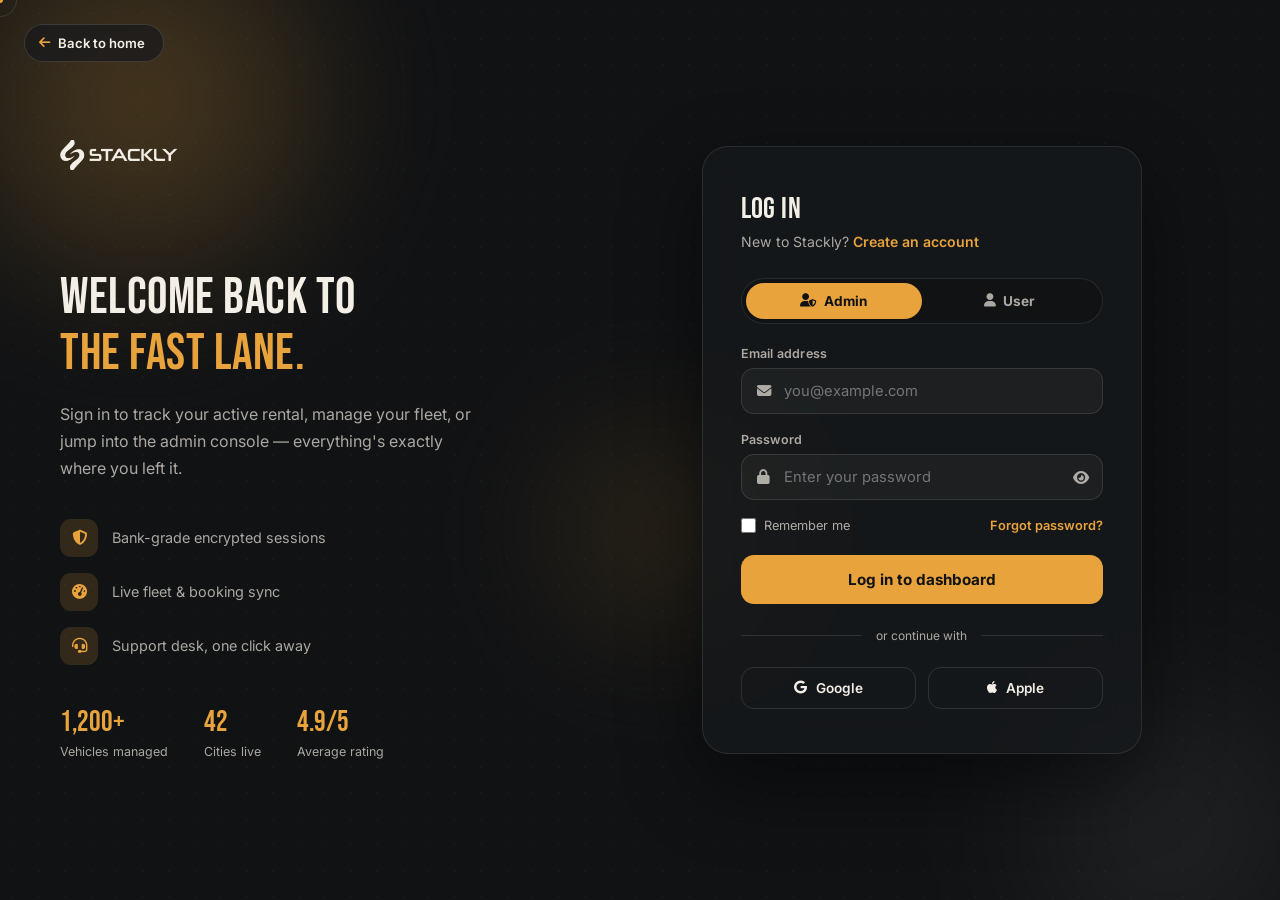
<file: login.html>
<!DOCTYPE html>
<html lang="en">
<head>
<meta charset="UTF-8">
<meta name="viewport" content="width=device-width, initial-scale=1.0">
<title>Log In — Stackly</title>
<meta name="description" content="Log in to your Stackly account to manage bookings, your fleet, or your admin dashboard.">
<meta name="robots" content="noindex">

<!-- Fonts -->
<link rel="preconnect" href="https://fonts.googleapis.com">
<link rel="preconnect" href="https://fonts.gstatic.com" crossorigin>
<link href="https://fonts.googleapis.com/css2?family=Bebas+Neue&family=Inter:wght@400;500;600;700;800&display=swap" rel="stylesheet">

<!-- Font Awesome -->
<link rel="stylesheet" href="https://cdnjs.cloudflare.com/ajax/libs/font-awesome/6.5.2/css/all.min.css">

<link rel="stylesheet" href="style.css">
<link rel="stylesheet" href="app.css">
</head>
<body>

<div class="cursor-dot" id="cursorDot"></div>
<div class="cursor-ring" id="cursorRing"></div>

<a href="index.html" class="auth-back"><i class="fa-solid fa-arrow-left"></i> Back to home</a>

<div class="auth-shell">
  <div class="auth-aurora"><span></span><span></span><span></span></div>
  <div class="auth-grain"></div>

  <!-- ============ LEFT: brand / info panel ============ -->
  <div class="auth-info">
    <div class="auth-logo">
      
<a href="index.html" class="auth-logo">
  <img src="Assest/logo-bone.webp" alt="Stackly logo">
</a>  
  </div>
    <h1>Welcome back to<br><span>the fast lane.</span></h1>
    <p>Sign in to track your active rental, manage your fleet, or jump into the admin console — everything's exactly where you left it.</p>

    <div class="auth-points">
      <div class="auth-point"><i class="fa-solid fa-shield-halved"></i><span>Bank-grade encrypted sessions</span></div>
      <div class="auth-point"><i class="fa-solid fa-gauge-high"></i><span>Live fleet &amp; booking sync</span></div>
      <div class="auth-point"><i class="fa-solid fa-headset"></i><span>Support desk, one click away</span></div>
    </div>

    <div class="auth-stats">
      <div><strong>1,200+</strong><span>Vehicles managed</span></div>
      <div><strong>42</strong><span>Cities live</span></div>
      <div><strong>4.9/5</strong><span>Average rating</span></div>
    </div>
  </div>

  <!-- ============ RIGHT: login form ============ -->
  <div class="auth-form-side">
    <div class="auth-card">
      <div class="auth-card-head">
        <h2>Log in</h2>
        <p>New to Stackly? <a href="signup.html">Create an account</a></p>
      </div>

      <div class="auth-role" id="loginRole" data-role="admin">
        <div class="auth-role-pill"></div>
        <button type="button" class="active" data-role="admin"><i class="fa-solid fa-user-shield"></i> Admin</button>
        <button type="button" data-role="user"><i class="fa-solid fa-user"></i> User</button>
      </div>

      <form id="loginForm" novalidate>
        <div class="auth-field" id="loginEmailField">
          <label for="loginEmail">Email address</label>
          <div class="auth-input-wrap">
            <i class="fa-solid fa-envelope au-lead"></i>
            <input type="email" id="loginEmail" placeholder="you@example.com" autocomplete="email">
          </div>
          <p class="au-error-msg"><i class="fa-solid fa-circle-exclamation"></i> <span></span></p>
        </div>

        <div class="auth-field" id="loginPassField">
          <label for="loginPassword">Password</label>
          <div class="auth-input-wrap">
            <i class="fa-solid fa-lock au-lead"></i>
            <input type="password" id="loginPassword" placeholder="Enter your password" autocomplete="current-password">
            <button type="button" class="au-toggle-pass" id="loginTogglePass" aria-label="Show password"><i class="fa-solid fa-eye"></i></button>
          </div>
          <p class="au-error-msg"><i class="fa-solid fa-circle-exclamation"></i> <span></span></p>
        </div>

        <div class="auth-options">
          <label class="auth-check"><input type="checkbox"> Remember me</label>
          <a href="404.html" class="auth-forgot">Forgot password?</a>
        </div>

        <button type="submit" class="auth-submit" id="loginSubmit">
          <span class="au-btn-text">Log in to dashboard</span>
          <span class="au-spinner"></span>
        </button>
      </form>

      <div class="auth-divider">or continue with</div>
      <div class="auth-social-row">
  <button type="button" class="auth-social-btn" onclick="window.location.href='404.html'">
    <i class="fa-brands fa-google"></i> Google
  </button>

  <button type="button" class="auth-social-btn" onclick="window.location.href='404.html'">
    <i class="fa-brands fa-apple"></i> Apple
  </button>
</div>

    </div>
  </div>
</div>

<script src="app.js"></script>
</body>
</html>
</file>
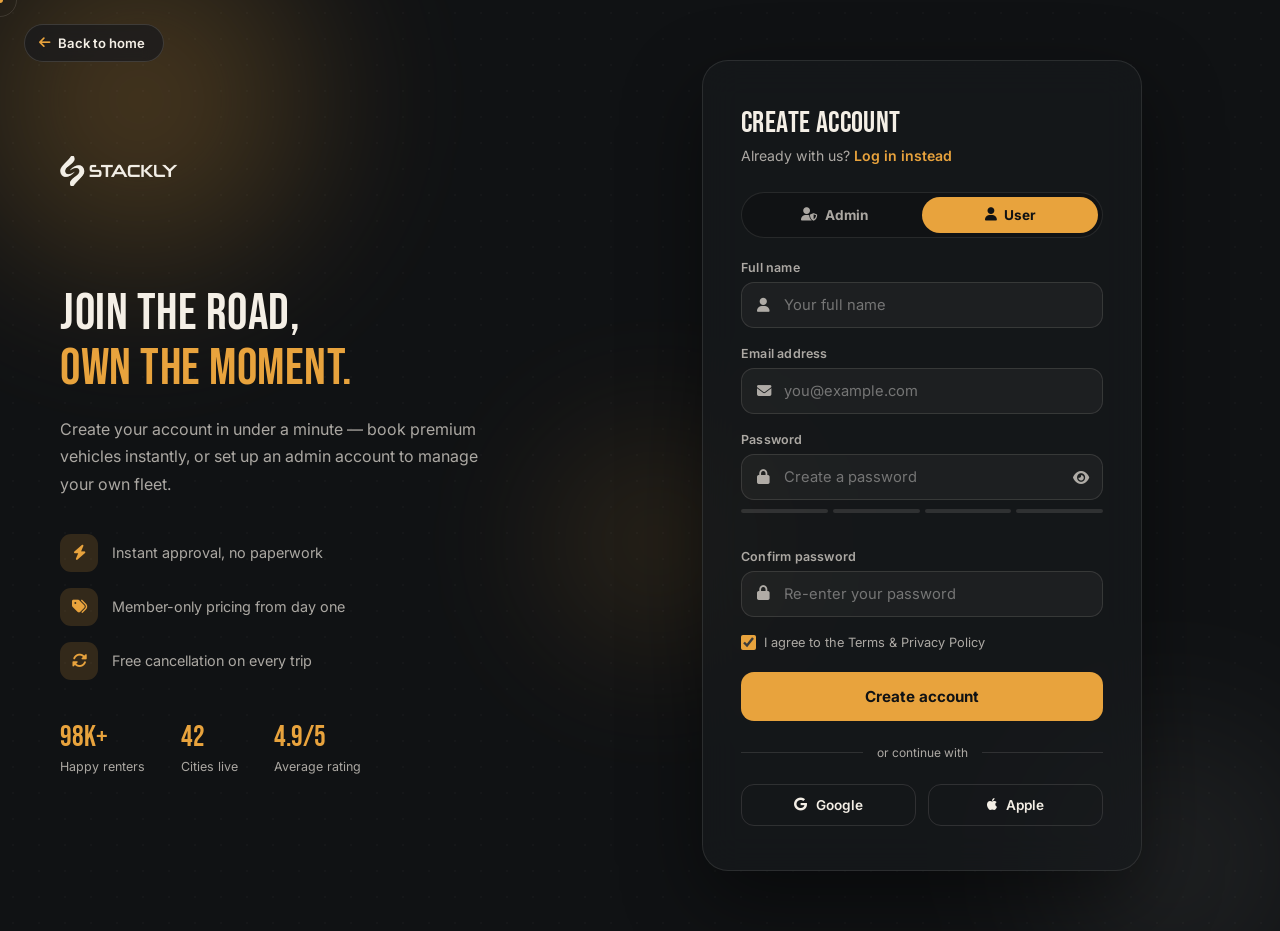
<file: signup.html>
<!DOCTYPE html>
<html lang="en">
<head>
<meta charset="UTF-8">
<meta name="viewport" content="width=device-width, initial-scale=1.0">
<title>Create Account — Stackly</title>
<meta name="description" content="Create your Stackly account to start booking vehicles or managing a fleet.">
<meta name="robots" content="noindex">

<!-- Fonts -->
<link rel="preconnect" href="https://fonts.googleapis.com">
<link rel="preconnect" href="https://fonts.gstatic.com" crossorigin>
<link href="https://fonts.googleapis.com/css2?family=Bebas+Neue&family=Inter:wght@400;500;600;700;800&display=swap" rel="stylesheet">

<!-- Font Awesome -->
<link rel="stylesheet" href="https://cdnjs.cloudflare.com/ajax/libs/font-awesome/6.5.2/css/all.min.css">

<link rel="stylesheet" href="style.css">
<link rel="stylesheet" href="app.css">
</head>
<body>

<div class="cursor-dot" id="cursorDot"></div>
<div class="cursor-ring" id="cursorRing"></div>

<a href="index.html" class="auth-back"><i class="fa-solid fa-arrow-left"></i> Back to home</a>

<div class="auth-shell">
  <div class="auth-aurora"><span></span><span></span><span></span></div>
  <div class="auth-grain"></div>

  <!-- ============ LEFT: brand / info panel ============ -->
  <div class="auth-info">
    <div class="auth-logo">
     <a href="index.html" class="auth-logo">
  <img src="Assest/logo-bone.webp" alt="Stackly logo">
</a>
    </div>
    <h1>Join the road,<br><span>own the moment.</span></h1>
    <p>Create your account in under a minute — book premium vehicles instantly, or set up an admin account to manage your own fleet.</p>

    <div class="auth-points">
      <div class="auth-point"><i class="fa-solid fa-bolt"></i><span>Instant approval, no paperwork</span></div>
      <div class="auth-point"><i class="fa-solid fa-tags"></i><span>Member-only pricing from day one</span></div>
      <div class="auth-point"><i class="fa-solid fa-rotate"></i><span>Free cancellation on every trip</span></div>
    </div>

    <div class="auth-stats">
      <div><strong>98K+</strong><span>Happy renters</span></div>
      <div><strong>42</strong><span>Cities live</span></div>
      <div><strong>4.9/5</strong><span>Average rating</span></div>
    </div>
  </div>

  <!-- ============ RIGHT: signup form ============ -->
  <div class="auth-form-side">
    <div class="auth-card" id="signupCard">
      <div class="auth-card-head">
        <h2>Create account</h2>
        <p>Already with us? <a href="login.html">Log in instead</a></p>
      </div>

      <div class="auth-role" id="signupRole" data-role="user">
        <div class="auth-role-pill"></div>
        <button type="button" data-role="admin"><i class="fa-solid fa-user-shield"></i> Admin</button>
        <button type="button" class="active" data-role="user"><i class="fa-solid fa-user"></i> User</button>
      </div>

      <form id="signupForm" novalidate>
        <div class="auth-field" id="signupNameField">
          <label for="signupName">Full name</label>
          <div class="auth-input-wrap">
            <i class="fa-solid fa-user au-lead"></i>
            <input type="text" id="signupName" placeholder="Your full name" autocomplete="name">
          </div>
          <p class="au-error-msg"><i class="fa-solid fa-circle-exclamation"></i> <span></span></p>
        </div>

        <div class="auth-field" id="signupEmailField">
          <label for="signupEmail">Email address</label>
          <div class="auth-input-wrap">
            <i class="fa-solid fa-envelope au-lead"></i>
            <input type="email" id="signupEmail" placeholder="you@example.com" autocomplete="email">
          </div>
          <p class="au-error-msg"><i class="fa-solid fa-circle-exclamation"></i> <span></span></p>
        </div>

        <div class="auth-field" id="signupPassField">
          <label for="signupPassword">Password</label>
          <div class="auth-input-wrap">
            <i class="fa-solid fa-lock au-lead"></i>
            <input type="password" id="signupPassword" placeholder="Create a password" autocomplete="new-password">
            <button type="button" class="au-toggle-pass" id="signupTogglePass" aria-label="Show password"><i class="fa-solid fa-eye"></i></button>
          </div>
          <div class="au-strength" id="signupStrength"><span></span><span></span><span></span><span></span></div>
          <span class="au-strength-label" id="signupStrengthLabel"></span>
          <p class="au-error-msg"><i class="fa-solid fa-circle-exclamation"></i> <span></span></p>
        </div>

        <div class="auth-field" id="signupConfirmField">
          <label for="signupConfirm">Confirm password</label>
          <div class="auth-input-wrap">
            <i class="fa-solid fa-lock au-lead"></i>
            <input type="password" id="signupConfirm" placeholder="Re-enter your password" autocomplete="new-password">
          </div>
          <p class="au-error-msg"><i class="fa-solid fa-circle-exclamation"></i> <span></span></p>
        </div>

        <div class="auth-options">
          <label class="auth-check"><input type="checkbox" checked> I agree to the Terms &amp; Privacy Policy</label>
        </div>

        <button type="submit" class="auth-submit" id="signupSubmit">
          <span class="au-btn-text">Create account</span>
          <span class="au-spinner"></span>
        </button>
      </form>

      <div class="auth-divider">or continue with</div>
      <div class="auth-social-row">
  <button type="button" class="auth-social-btn" onclick="window.location.href='404.html'">
    <i class="fa-brands fa-google"></i> Google
  </button>

  <button type="button" class="auth-social-btn" onclick="window.location.href='404.html'">
    <i class="fa-brands fa-apple"></i> Apple
  </button>
</div>


      <!-- success state — shown after account is created, then auto-redirects to login -->
      <div class="auth-success">
        <svg viewBox="0 0 52 52" class="au-check-ring">
          <circle cx="26" cy="26" r="24"></circle>
          <path d="M14 27l8 8 16-16"></path>
        </svg>
        <h3>Account created</h3>
        <p>Taking you to the login page…</p>
      </div>
    </div>
  </div>
</div>

<script src="app.js"></script>
</body>
</html>
</file>
<file: style.css>
/* =========================================================
   STACKLY — Vehicle Rental
   Palette (3 colors only, used at varying opacity):
   --dark   : #101214  (graphite / near-black)
   --cream  : #F4EFE6  (ivory — matches logo)
   --accent : #E8A33D  (amber gold)
   ========================================================= */

:root{
  --dark: #101214;
  --dark-2: #17191d;
  --dark-3: #1e2126;
  --cream: #F4EFE6;
  --cream-dim: rgba(244,239,230,0.68);
  --cream-faint: rgba(244,239,230,0.12);
  --accent: #E8A33D;
  --accent-dim: rgba(232,163,61,0.16);
  --font-display: 'Bebas Neue', sans-serif;
  --font-body: 'Inter', sans-serif;
  --radius: 18px;
  --ease: cubic-bezier(.16,.84,.44,1);
  --header-h: 84px;
}

*{margin:0;padding:0;box-sizing:border-box;}
html{scroll-behavior:smooth;}

/* ---- FIX: mobile horizontal scroll ----
   .main-nav (off-canvas menu) sits at right:-100% while hidden.
   On many mobile browsers <html> (not <body>) is the real scrolling
   element, so it still stretches the page width even though the
   menu is visually offscreen. Locking overflow-x on html fixes it
   without touching any existing layout code. */
html{overflow-x:hidden;width:100%;}

/* ---- Footer logo as clickable link to home ---- */
.footer-logo-link{display:inline-flex;transition:opacity .3s;}
.footer-logo-link:hover{opacity:0.8;}
body{
  font-family: var(--font-body);
  background: var(--dark);
  color: var(--cream);
  overflow-x: hidden;
  width:100%;
  cursor:none;
}
img{max-width:100%;display:block;}
a{text-decoration:none;color:inherit;}
ul{list-style:none;}
button{font-family:inherit;cursor:none;border:none;background:none;color:inherit;}
input,textarea,select{font-family:inherit;}
::selection{background:var(--accent);color:var(--dark);}

.section-kicker{
  color:var(--accent);
  font-weight:600;
  font-size:0.85rem;
  letter-spacing:0.4px;
  margin-bottom:10px;
  display:inline-flex;
  align-items:center;
  gap:8px;
}
.section-title{
  font-family:var(--font-display);
  font-size:clamp(2rem, 4vw, 3.2rem);
  line-height:1.08;
  letter-spacing:0.5px;
  font-weight:400;
  margin-bottom:16px;
}
.section-desc{
  color:var(--cream-dim);
  font-size:1.02rem;
  line-height:1.7;
  max-width:560px;
}
.accent-text{color:var(--accent);}
.section-head{max-width:680px;margin:0 auto 56px;text-align:center;}
.section-head .section-desc{margin:0 auto;}
.section-head.light .section-title,
.section-head.light .section-desc{color:var(--cream);}

/* Only three colors — buttons reuse them */
.btn-outline{
  display:inline-flex;align-items:center;gap:10px;
  border:1.5px solid var(--cream-faint);
  color:var(--cream);
  padding:14px 26px;border-radius:999px;
  font-weight:600;font-size:0.95rem;
  transition:.35s var(--ease);
}
.btn-outline:hover{border-color:var(--accent);color:var(--accent);gap:14px;}

/* ============ CUSTOM CURSOR ============ */
.cursor-dot,.cursor-ring{position:fixed;top:0;left:0;pointer-events:none;z-index:9999;border-radius:50%;transform:translate(-50%,-50%);}
.cursor-dot{width:6px;height:6px;background:var(--accent);}
.cursor-ring{width:34px;height:34px;border:1.5px solid var(--cream-faint);transition:width .25s,height .25s,border-color .25s,background .25s;}
.cursor-ring.hover{width:56px;height:56px;background:var(--accent-dim);border-color:var(--accent);}
@media(hover:none){.cursor-dot,.cursor-ring{display:none;} body{cursor:auto;} button,a{cursor:pointer;}}

/* ============ PRELOADER ============ */
.preloader{
  position:fixed;inset:0;z-index:10000;background:var(--dark);
  display:flex;flex-direction:column;align-items:center;justify-content:center;gap:22px;
  transition:opacity .6s var(--ease), visibility .6s var(--ease);
}
.preloader.done{opacity:0;visibility:hidden;}
.preloader-logo img{width:150px;opacity:0;animation:preloaderFade .8s .1s forwards;}
@keyframes preloaderFade{to{opacity:1;}}
.preloader-bar{width:180px;height:2px;background:var(--cream-faint);border-radius:2px;overflow:hidden;}
.preloader-bar span{display:block;height:100%;width:0%;background:var(--accent);animation:loadBar 1.4s var(--ease) forwards;}
@keyframes loadBar{to{width:100%;}}

/* ============ HEADER ============ */
.site-header{
  position:fixed;top:0;left:0;width:100%;z-index:900;
  height:var(--header-h);
  display:flex;align-items:center;
  background:rgba(16,18,20,0.55);
  backdrop-filter:blur(14px);
  -webkit-backdrop-filter:blur(14px);
  border-bottom:1px solid rgba(244,239,230,0.08);
  transition:background .4s var(--ease), height .4s var(--ease), border-color .4s;
}
.site-header.scrolled{background:rgba(16,18,20,0.92);height:70px;}
.header-inner{
  position:relative;
  width:100%;max-width:1400px;margin:0 auto;padding:0 40px;
  height:100%;
  display:grid;
  grid-template-columns:auto 1fr auto;
  align-items:center;gap:16px;
}
.brand{grid-column:1;flex:0 0 auto;display:flex;align-items:center;}
.logo-img{height:34px;width:auto;transition:transform .35s var(--ease);}
.brand:hover .logo-img{transform:scale(1.06);}

/* centered nav column */
.main-nav{grid-column:2;display:flex;align-items:center;justify-content:center;min-width:0;}
.main-nav ul{display:flex;gap:26px;}

/* right-hand group: login + hamburger */

.nav-link{
  position:relative;font-weight:500;font-size:0.95rem;color:var(--cream-dim);
  padding:6px 2px;transition:color .3s;
}
.nav-link::after{
  content:"";position:absolute;left:0;bottom:0;width:0;height:2px;background:var(--accent);
  transition:width .35s var(--ease);
}
.nav-link:hover,.nav-link.active{color:var(--cream);}
.nav-link:hover::after,.nav-link.active::after{width:100%;}
.main-nav .login-btn-mobile{display:none;}

.header-actions{grid-column:3;justify-self:end;display:flex;align-items:center;gap:22px;}
.login-btn{
  display:flex;align-items:center;gap:8px;
  background:var(--accent);color:var(--dark);
  padding:11px 22px;border-radius:999px;font-weight:700;font-size:0.92rem;
  transition:transform .3s var(--ease), box-shadow .3s var(--ease);
}
.login-btn:hover{transform:translateY(-2px);box-shadow:0 10px 24px rgba(232,163,61,0.35);}

.hamburger{display:none;flex-direction:column;justify-content:center;gap:5px;width:32px;height:24px;z-index:950;}
.hamburger span{display:block;width:100%;height:2px;background:var(--cream);border-radius:2px;transition:.35s var(--ease);}
.hamburger.open span:nth-child(1){transform:translateY(7px) rotate(45deg);}
.hamburger.open span:nth-child(2){opacity:0;}
.hamburger.open span:nth-child(3){transform:translateY(-7px) rotate(-45deg);}

.nav-overlay{position:fixed;inset:0;background:rgba(0,0,0,0.5);backdrop-filter:blur(2px);z-index:800;opacity:0;visibility:hidden;transition:.4s;}
.nav-overlay.show{opacity:1;visibility:visible;}

/* ============ HERO ============ */
.hero{
  position:relative;min-height:100vh;display:flex;flex-direction:column;justify-content:center;
  padding:calc(var(--header-h) + 40px) 40px 60px;overflow:hidden;
}
.hero-bg{position:absolute;inset:0;z-index:0;}
.road-line{
  position:absolute;bottom:-10%;left:-10%;width:130%;height:60%;
  background:linear-gradient(180deg, transparent, rgba(232,163,61,0.06));
  transform:skewY(-4deg);
}
.hero-glow{
  position:absolute;top:-20%;right:-10%;width:60vw;height:60vw;max-width:800px;max-height:800px;
  background:radial-gradient(circle, rgba(232,163,61,0.16), transparent 65%);
  filter:blur(10px);
}
.hero-container{
  position:relative;z-index:2;max-width:1400px;margin:0 auto;width:100%;
  display:grid;grid-template-columns:1.05fr 0.95fr;gap:40px;align-items:center;
}
.hero-kicker{
  display:inline-flex;align-items:center;gap:8px;color:var(--accent);
  font-weight:600;font-size:0.88rem;background:var(--accent-dim);
  padding:8px 16px;border-radius:999px;margin-bottom:22px;
}
.hero-title{font-family:var(--font-display);font-weight:400;letter-spacing:0.5px;
  font-size:clamp(2.6rem, 5.4vw, 4.6rem);line-height:1.04;margin-bottom:22px;}
.hero-title .line{display:block;overflow:hidden;}
.hero-desc{color:var(--cream-dim);font-size:1.08rem;line-height:1.75;max-width:520px;margin-bottom:34px;}

.hero-search{
  display:flex;align-items:stretch;gap:0;background:var(--dark-2);
  border:1px solid rgba(244,239,230,0.1);border-radius:20px;padding:10px;margin-bottom:26px;flex-wrap:wrap;
}
.hs-field{display:flex;align-items:center;gap:12px;padding:12px 18px;flex:1;min-width:150px;border-right:1px solid rgba(244,239,230,0.08);}
.hs-field:last-of-type{border-right:none;}
.hs-field i{color:var(--accent);font-size:1.05rem;}
.hs-field label{display:block;font-size:0.72rem;color:var(--cream-dim);margin-bottom:3px;}
.hs-field input{background:none;border:none;color:var(--cream);font-size:0.92rem;width:100%;outline:none;min-width:0;overflow:hidden;text-overflow:ellipsis;white-space:nowrap;}
.hs-submit{
  display:flex;align-items:center;gap:8px;justify-content:center;
  background:var(--accent);color:var(--dark);font-weight:700;border-radius:14px;
  padding:0 26px;white-space:nowrap;transition:.3s var(--ease);
}
.hs-submit:hover{filter:brightness(1.08);transform:scale(1.02);}

.hero-tags{display:flex;flex-wrap:wrap;gap:22px;}
.hero-tags span{display:flex;align-items:center;gap:8px;font-size:0.86rem;color:var(--cream-dim);}
.hero-tags i{color:var(--accent);}

.hero-visual{position:relative;display:flex;align-items:center;justify-content:center;min-height:420px;}
.hero-car-stage{position:relative;width:100%;max-width:520px;}
.hero-orbit-ring{
  position:absolute;inset:-8%;border:1px dashed rgba(244,239,230,0.15);border-radius:50%;
  animation:spin 26s linear infinite;
}
@keyframes spin{to{transform:rotate(360deg);}}
.hero-car-img{
  width:100%;border-radius:24px;position:relative;z-index:2;
  box-shadow:0 40px 80px rgba(0,0,0,0.5);
  animation:carFloat 5s ease-in-out infinite;
}
@keyframes carFloat{0%,100%{transform:translateY(0);}50%{transform:translateY(-16px);}}

.floating-card{
  position:absolute;display:flex;align-items:center;gap:10px;
  background:rgba(23,25,29,0.85);backdrop-filter:blur(10px);
  border:1px solid rgba(244,239,230,0.12);
  padding:12px 16px;border-radius:16px;z-index:3;box-shadow:0 20px 40px rgba(0,0,0,0.35);
}
.floating-card i{color:var(--accent);font-size:1.2rem;}
.floating-card strong{display:block;font-size:1.05rem;line-height:1.1;}
.floating-card span{font-size:0.72rem;color:var(--cream-dim);}
.card-speed{top:8%;left:-6%;}
.card-rating{bottom:14%;right:-8%;}
.card-price{top:44%;right:-4%;flex-direction:column;align-items:flex-start;gap:2px;background:var(--accent);color:var(--dark);}
.card-price span{font-size:0.7rem;color:rgba(16,18,20,0.7);}
.card-price strong{font-family:var(--font-display);font-size:1.3rem;font-weight:400;}
.card-price strong small{font-size:0.7rem;font-weight:400;}

.scroll-cue{position:absolute;bottom:26px;left:50%;transform:translateX(-50%);display:flex;flex-direction:column;align-items:center;gap:8px;z-index:2;}
.scroll-cue span{width:1px;height:34px;background:linear-gradient(var(--accent), transparent);animation:scrollDown 1.8s infinite;}
.scroll-cue p{font-size:0.7rem;color:var(--cream-dim);letter-spacing:1px;}
@keyframes scrollDown{0%{opacity:0;transform:scaleY(0.3);transform-origin:top;}50%{opacity:1;transform:scaleY(1);}100%{opacity:0;transform:scaleY(0.3);transform-origin:bottom;}}

/* ============ STATS STRIP ============ */
.stats-strip{background:var(--dark-2);padding:64px 40px 0;border-top:1px solid rgba(244,239,230,0.06);border-bottom:1px solid rgba(244,239,230,0.06);}
.stats-inner{max-width:1200px;margin:0 auto;display:grid;grid-template-columns:repeat(4,1fr);gap:20px;padding-bottom:50px;}
.stat-item{text-align:center;}
.stat-item h3{font-family:var(--font-display);font-size:clamp(2.1rem,4vw,3rem);color:var(--accent);font-weight:400;}
.stat-item p{color:var(--cream-dim);font-size:0.9rem;margin-top:4px;}
.logo-marquee{overflow:hidden;border-top:1px solid rgba(244,239,230,0.08);padding:20px 0;}
.marquee-track{display:flex;gap:60px;width:max-content;animation:marquee 22s linear infinite;}
.marquee-track span{display:flex;align-items:center;gap:10px;color:var(--cream-dim);font-size:0.92rem;white-space:nowrap;}
.marquee-track i{color:var(--accent);}
@keyframes marquee{from{transform:translateX(0);}to{transform:translateX(-50%);}}

/* ============ ABOUT ============ */
.about{
  max-width:1400px;margin:0 auto;padding:130px 40px;
  display:grid;grid-template-columns:0.9fr 1.1fr;gap:70px;align-items:center;
}
.about-media{position:relative;}
.about-img-main{border-radius:var(--radius);width:100%;aspect-ratio:4/5;object-fit:cover;box-shadow:0 30px 60px rgba(0,0,0,0.4);}
.about-img-float{
  position:absolute;bottom:-40px;left:-40px;width:52%;border-radius:14px;
  border:5px solid var(--dark);box-shadow:0 20px 40px rgba(0,0,0,0.45);
}
.about-badge{
  position:absolute;top:24px;right:-24px;background:var(--accent);color:var(--dark);
  width:98px;height:98px;border-radius:50%;display:flex;flex-direction:column;align-items:center;justify-content:center;text-align:center;
  font-weight:700;font-size:0.78rem;line-height:1.25;box-shadow:0 15px 30px rgba(232,163,61,0.35);
  animation:spin 18s linear infinite;
}
.about-badge i{animation:counterSpin 18s linear infinite;margin-bottom:4px;font-size:1.1rem;}
@keyframes counterSpin{to{transform:rotate(-360deg);}}
.about-points{margin:30px 0 34px;display:flex;flex-direction:column;gap:22px;}
.point{display:flex;gap:16px;align-items:flex-start;}
.point i{width:46px;height:46px;flex:none;border-radius:12px;background:var(--accent-dim);color:var(--accent);display:flex;align-items:center;justify-content:center;font-size:1.05rem;}
.point h4{font-size:1.02rem;margin-bottom:4px;}
.point p{color:var(--cream-dim);font-size:0.9rem;line-height:1.5;}

/* ============ CATEGORIES / SERVICES ============ */
.categories{max-width:1400px;margin:0 auto;padding:60px 40px 130px;}
.category-grid{display:grid;grid-template-columns:repeat(3,1fr);gap:26px;}
.cat-card{
  background:var(--dark-2);border-radius:var(--radius);overflow:hidden;
  border:1px solid rgba(244,239,230,0.07);
  transition:transform .45s var(--ease), box-shadow .45s var(--ease), border-color .45s;
}
.cat-card:hover{transform:translateY(-10px);box-shadow:0 30px 50px rgba(0,0,0,0.4);border-color:rgba(232,163,61,0.35);}
.cat-img{height:190px;overflow:hidden;}
.cat-img img{width:100%;height:100%;object-fit:cover;transition:transform .6s var(--ease);}
.cat-card:hover .cat-img img{transform:scale(1.1);}
.cat-body{padding:26px;position:relative;}
.cat-body i{color:var(--accent);font-size:1.3rem;margin-bottom:12px;display:block;}
.cat-body h3{font-family:var(--font-display);font-size:1.5rem;font-weight:400;margin-bottom:8px;}
.cat-body p{color:var(--cream-dim);font-size:0.88rem;line-height:1.55;margin-bottom:16px;}
.cat-price{display:inline-block;font-size:0.85rem;font-weight:700;color:var(--accent);}

/* ============ FLEET SLIDER ============ */
.fleet{background:var(--dark-2);padding:120px 0;overflow:hidden;}
.fleet-slider{max-width:1400px;margin:0 auto;position:relative;padding:0 40px;}
.fleet-track{display:flex;gap:24px;overflow-x:auto;scroll-behavior:smooth;scrollbar-width:none;padding-bottom:10px;}
.fleet-track::-webkit-scrollbar{display:none;}
.fleet-card{
  flex:0 0 320px;background:var(--dark);border-radius:var(--radius);overflow:hidden;
  border:1px solid rgba(244,239,230,0.08);transition:transform .4s var(--ease);
}
.fleet-card:hover{transform:translateY(-8px);}
.fleet-card img{height:210px;width:100%;object-fit:cover;}
.fleet-info{padding:22px;}
.fleet-info h4{font-family:var(--font-display);font-size:1.35rem;font-weight:400;margin-bottom:10px;}
.fleet-specs{display:flex;gap:14px;flex-wrap:wrap;margin-bottom:16px;}
.fleet-specs span{font-size:0.78rem;color:var(--cream-dim);display:flex;align-items:center;gap:6px;}
.fleet-specs i{color:var(--accent);}
.fleet-bottom{display:flex;align-items:center;justify-content:space-between;}
.fleet-bottom strong{font-size:1.05rem;color:var(--accent);}
.fleet-bottom button{width:40px;height:40px;border-radius:50%;background:var(--accent-dim);color:var(--accent);display:flex;align-items:center;justify-content:center;transition:.3s;}
.fleet-bottom button:hover{background:var(--accent);color:var(--dark);}
.fleet-nav{display:flex;gap:14px;justify-content:center;margin-top:36px;}
.fleet-nav button{width:48px;height:48px;border-radius:50%;border:1px solid rgba(244,239,230,0.15);display:flex;align-items:center;justify-content:center;transition:.3s;}
.fleet-nav button:hover{background:var(--accent);border-color:var(--accent);color:var(--dark);}

/* ============ HOW IT WORKS ============ */
.how-it-works{max-width:1300px;margin:0 auto;padding:130px 40px;}
.steps-wrap{position:relative;display:grid;grid-template-columns:repeat(3,1fr);gap:36px;}
.steps-line{position:absolute;top:120px;left:8%;right:8%;height:2px;background:rgba(244,239,230,0.1);z-index:0;}
.steps-line span{display:block;height:100%;width:0%;background:var(--accent);}
.step-card{position:relative;z-index:1;background:var(--dark-2);border-radius:var(--radius);padding:32px;text-align:center;border:1px solid rgba(244,239,230,0.07);}
.step-num{
  width:56px;height:56px;border-radius:50%;background:var(--accent);color:var(--dark);
  display:flex;align-items:center;justify-content:center;font-family:var(--font-display);font-size:1.3rem;
  margin:0 auto 20px;box-shadow:0 12px 24px rgba(232,163,61,0.3);
}
.step-card img{border-radius:14px;height:150px;width:100%;object-fit:cover;margin-bottom:20px;}
.step-card h3{font-family:var(--font-display);font-size:1.4rem;font-weight:400;margin-bottom:8px;}
.step-card p{color:var(--cream-dim);font-size:0.9rem;line-height:1.55;}

/* ============ WHY US ============ */
.why-us{max-width:1400px;margin:0 auto;padding:60px 40px 130px;display:grid;grid-template-columns:0.8fr 1.2fr;gap:60px;align-items:center;}
.why-media img{border-radius:var(--radius);width:100%;aspect-ratio:1/1.05;object-fit:cover;box-shadow:0 30px 60px rgba(0,0,0,0.4);}
.why-grid{display:grid;grid-template-columns:1fr 1fr;gap:26px;margin-top:30px;}
.why-item i{color:var(--accent);font-size:1.4rem;margin-bottom:14px;display:block;}
.why-item h4{font-size:1.05rem;margin-bottom:8px;}
.why-item p{color:var(--cream-dim);font-size:0.88rem;line-height:1.55;}

/* ============ PRICING ============ */
.pricing{max-width:1300px;margin:0 auto;padding:60px 40px 130px;}
.pricing-grid{display:grid;grid-template-columns:repeat(3,1fr);gap:26px;align-items:start;}
.price-card{
  background:var(--dark-2);border:1px solid rgba(244,239,230,0.08);border-radius:var(--radius);
  padding:38px 30px;position:relative;transition:transform .4s var(--ease), border-color .4s;
}
.price-card:hover{transform:translateY(-8px);}
.price-card.featured{border-color:var(--accent);background:linear-gradient(160deg, var(--dark-3), var(--dark-2));transform:scale(1.04);}
.price-badge{position:absolute;top:-14px;right:30px;background:var(--accent);color:var(--dark);font-size:0.72rem;font-weight:700;padding:6px 14px;border-radius:999px;}
.price-card h3{font-family:var(--font-display);font-size:1.6rem;font-weight:400;margin-bottom:10px;}
.price-tag{font-family:var(--font-display);font-size:2.6rem;font-weight:400;color:var(--accent);margin-bottom:4px;}
.price-tag span{color:var(--accent);}
.price-sub{color:var(--cream-dim);font-size:0.85rem;margin-bottom:24px;}
.price-card ul{display:flex;flex-direction:column;gap:14px;margin-bottom:30px;}
.price-card li{display:flex;align-items:center;gap:10px;font-size:0.9rem;color:var(--cream-dim);}
.price-card li i{color:var(--accent);}
.plan-btn{
  display:block;width:100%;text-align:center;padding:14px;border-radius:12px;
  border:1.5px solid rgba(244,239,230,0.15);font-weight:700;transition:.3s;
}
.price-card.featured .plan-btn{background:var(--accent);border-color:var(--accent);color:var(--dark);}
.plan-btn:hover{border-color:var(--accent);color:var(--accent);}
.price-card.featured .plan-btn:hover{filter:brightness(1.08);color:var(--dark);}

/* ============ TESTIMONIALS ============ */
.testimonials{background:var(--dark-2);padding:120px 40px;}
.testi-wrap{max-width:720px;margin:0 auto;position:relative;min-height:340px;}
.testi-card{
  position:absolute;inset:0;text-align:center;opacity:0;visibility:hidden;transform:translateY(20px);
  transition:opacity .6s var(--ease), transform .6s var(--ease), visibility .6s;
}
.testi-card.active{opacity:1;visibility:visible;transform:translateY(0);position:relative;}
.testi-card img{width:74px;height:74px;border-radius:50%;object-fit:cover;margin:0 auto 16px;border:3px solid var(--accent);}
.stars{color:var(--accent);margin-bottom:18px;font-size:0.9rem;}
.testi-card p{font-size:1.2rem;line-height:1.6;margin-bottom:20px;color:var(--cream);}
.testi-card h5{font-size:0.92rem;font-weight:700;}
.testi-card h5 span{display:block;font-weight:400;color:var(--cream-dim);font-size:0.8rem;margin-top:2px;}
.testi-dots{display:flex;justify-content:center;gap:10px;margin-top:20px;}
.testi-dots span{width:8px;height:8px;border-radius:50%;background:rgba(244,239,230,0.25);cursor:pointer;transition:.3s;}
.testi-dots span.active{background:var(--accent);width:26px;border-radius:6px;}

/* ============ BLOG ============ */
.blog{max-width:1400px;margin:0 auto;padding:130px 40px;}
.blog-grid{display:grid;grid-template-columns:repeat(3,1fr);gap:26px;}
.blog-card{background:var(--dark-2);border-radius:var(--radius);overflow:hidden;border:1px solid rgba(244,239,230,0.07);transition:transform .4s var(--ease);}
.blog-card:hover{transform:translateY(-8px);}
.blog-img{height:200px;overflow:hidden;}
.blog-img img{width:100%;height:100%;object-fit:cover;transition:transform .6s var(--ease);}
.blog-card:hover .blog-img img{transform:scale(1.08);}
.blog-body{padding:24px;}
.blog-tag{display:inline-block;background:var(--accent-dim);color:var(--accent);font-size:0.72rem;font-weight:700;padding:5px 12px;border-radius:999px;margin-bottom:14px;}
.blog-body h3{font-size:1.12rem;line-height:1.4;margin-bottom:10px;}
.blog-body p{color:var(--cream-dim);font-size:0.87rem;line-height:1.55;margin-bottom:16px;}
.blog-body a{font-size:0.85rem;font-weight:700;color:var(--accent);display:inline-flex;align-items:center;gap:8px;transition:gap .3s;}
.blog-body a:hover{gap:12px;}

/* ============ CONTACT ============ */
.contact{max-width:1400px;margin:0 auto;padding:60px 40px 130px;}
.contact-grid{display:grid;grid-template-columns:0.85fr 1.15fr;gap:70px;}
.contact-line{display:flex;gap:16px;align-items:flex-start;margin-bottom:22px;}
.contact-line i{width:46px;height:46px;flex:none;border-radius:12px;background:var(--accent-dim);color:var(--accent);display:flex;align-items:center;justify-content:center;}
.contact-line h4{font-size:0.95rem;margin-bottom:2px;}
.contact-line p{color:var(--cream-dim);font-size:0.88rem;}
.social-row{display:flex;gap:12px;margin-top:20px;}
.social-row a{width:42px;height:42px;border-radius:50%;border:1px solid rgba(244,239,230,0.15);display:flex;align-items:center;justify-content:center;transition:.3s;}
.social-row a:hover{background:var(--accent);border-color:var(--accent);color:var(--dark);}

.contact-form{background:var(--dark-2);padding:40px;border-radius:var(--radius);border:1px solid rgba(244,239,230,0.08);}
.form-row{display:grid;grid-template-columns:1fr 1fr;gap:20px;}
.form-field{margin-bottom:20px;}
.form-field label{display:block;font-size:0.82rem;margin-bottom:8px;color:var(--cream-dim);}
.form-field input,.form-field select,.form-field textarea{
  width:100%;background:var(--dark);border:1px solid rgba(244,239,230,0.1);color:var(--cream);
  padding:13px 16px;border-radius:10px;outline:none;transition:border-color .3s;font-size:0.92rem;resize:none;
}
.form-field input:focus,.form-field select:focus,.form-field textarea:focus{border-color:var(--accent);}
.submit-btn{
  display:flex;align-items:center;justify-content:center;gap:10px;width:100%;
  background:var(--accent);color:var(--dark);padding:15px;border-radius:12px;font-weight:700;transition:.3s;
}
.submit-btn:hover{filter:brightness(1.08);transform:translateY(-2px);}

/* ============ APP CTA ============ */
.app-cta{padding:0 40px 130px;max-width:1400px;margin:0 auto;}
.app-cta-inner{
  background:linear-gradient(120deg, var(--dark-3), var(--dark-2));
  border:1px solid rgba(232,163,61,0.25);
  border-radius:28px;padding:60px;display:grid;grid-template-columns:1.1fr 0.9fr;gap:40px;align-items:center;overflow:hidden;position:relative;
}
.store-badges{display:flex;gap:14px;margin-top:26px;flex-wrap:wrap;}
.store-badges a{display:flex;align-items:center;gap:10px;border:1px solid rgba(244,239,230,0.2);padding:12px 20px;border-radius:12px;font-weight:600;font-size:0.9rem;transition:.3s;}
.store-badges a:hover{border-color:var(--accent);color:var(--accent);}
.app-cta-inner img{border-radius:20px;box-shadow:0 30px 60px rgba(0,0,0,0.4);}

/* ============ FOOTER ============ */
.site-footer{background:var(--dark-2);padding:90px 40px 0;border-top:1px solid rgba(244,239,230,0.06);}
.footer-top{max-width:1400px;margin:0 auto;display:grid;grid-template-columns:1.4fr 0.8fr 0.8fr 1fr;gap:50px;padding-bottom:60px;border-bottom:1px solid rgba(244,239,230,0.08);}
.footer-logo{height:32px;margin-bottom:18px;}
.footer-brand p{color:var(--cream-dim);font-size:0.88rem;line-height:1.6;margin-bottom:20px;max-width:280px;}
.footer-col h4{font-size:0.95rem;margin-bottom:20px;}
.footer-col a{display:block;color:var(--cream-dim);font-size:0.88rem;margin-bottom:14px;transition:color .3s;}
.footer-col a:hover{color:var(--accent);}
.footer-col p{color:var(--cream-dim);font-size:0.85rem;margin-bottom:16px;}
.news-input{display:flex;border:1px solid rgba(244,239,230,0.15);border-radius:10px;overflow:hidden;}
.news-input input{flex:1;background:none;border:none;padding:12px 14px;color:var(--cream);outline:none;font-size:0.85rem;}
.news-input button{background:var(--accent);color:var(--dark);width:44px;display:flex;align-items:center;justify-content:center;}
.footer-bottom{max-width:1400px;margin:0 auto;display:flex;justify-content:space-between;align-items:center;padding:26px 0;flex-wrap:wrap;gap:14px;}
.footer-bottom p{color:var(--cream-dim);font-size:0.82rem;}
.footer-legal{display:flex;gap:22px;}
.footer-legal a{color:var(--cream-dim);font-size:0.82rem;transition:color .3s;}
.footer-legal a:hover{color:var(--accent);}

/* ============ BACK TO TOP ============ */
.back-to-top{
  position:fixed;bottom:28px;right:28px;width:48px;height:48px;border-radius:50%;
  background:var(--accent);color:var(--dark);display:flex;align-items:center;justify-content:center;
  z-index:500;opacity:0;visibility:hidden;transform:translateY(10px);transition:.35s var(--ease);
  box-shadow:0 15px 30px rgba(232,163,61,0.35);
}
.back-to-top.show{opacity:1;visibility:visible;transform:translateY(0);}

/* =========================================================
   CREATIVE SECTION ANIMATIONS — support styles
   ========================================================= */

/* Hero accent shimmer */
.hero-title .accent-text{
  background:linear-gradient(90deg, var(--accent) 0%, #fff2d6 50%, var(--accent) 100%);
  background-size:220% auto;
  -webkit-background-clip:text;background-clip:text;-webkit-text-fill-color:transparent;
  animation:shimmerText 5s linear infinite;
}
@keyframes shimmerText{to{background-position:-220% center;}}

/* 3D tilt perspective containers */
.category-grid,.pricing-grid,.fleet-track,.blog-grid{perspective:1400px;}
.cat-card,.price-card,.fleet-card,.blog-card{transform-style:preserve-3d;will-change:transform;}
.cat-card .cat-body,.price-card > *,.fleet-card .fleet-info{transform:translateZ(0);}

/* Stat item entrance polish */
.stat-item{will-change:transform;}
.stat-item h3{position:relative;}

/* About badge extra glow ring on hover */
.about-badge{transition:box-shadow .4s var(--ease);}
.about-media:hover .about-badge{box-shadow:0 0 0 8px rgba(232,163,61,0.15),0 15px 30px rgba(232,163,61,0.35);}

/* Why-us icon pop */
.why-item i{transition:transform .35s var(--ease), color .35s;}
.why-item:hover i{transform:scale(1.2) rotate(-8deg);color:#fff2d6;}

/* Pricing featured card ambient pulse */
.price-card.featured{position:relative;}
.price-card.featured::before{
  content:"";position:absolute;inset:-1px;border-radius:inherit;padding:1px;
  background:linear-gradient(120deg, var(--accent), transparent, var(--accent));
  -webkit-mask:linear-gradient(#fff 0 0) content-box, linear-gradient(#fff 0 0);
  -webkit-mask-composite:xor;mask-composite:exclude;
  opacity:0.6;animation:borderPulse 3.2s ease-in-out infinite;pointer-events:none;
}
@keyframes borderPulse{0%,100%{opacity:0.25;}50%{opacity:0.75;}}

/* Blog image reveal mask target */
.blog-img img{transform-origin:center;}

/* App CTA shine sweep */
.app-cta-inner{isolation:isolate;}
.cta-shine{
  position:absolute;top:0;left:-60%;width:40%;height:100%;
  background:linear-gradient(100deg, transparent, rgba(232,163,61,0.16), transparent);
  transform:skewX(-18deg);pointer-events:none;z-index:0;
}

/* Magnetic buttons (JS-driven translate via inline transform) */
.hs-submit,.login-btn,.submit-btn,.plan-btn{will-change:transform;}

/* Contact line hover nudge target */
.contact-line{will-change:transform;}

/* Testimonial star stagger target */
.stars i{display:inline-block;}

/* Footer column entrance target */
.footer-top > *{will-change:transform;}

/* =========================================================
   ABOUT PAGE — 7 sections, each its own animation language
   (classes prefixed "ap-" so nothing collides with the homepage)
   ========================================================= */

/* ---------- 1. STORY HERO ---------- */
.ap-hero{
  position:relative;min-height:100vh;display:grid;grid-template-columns:1.1fr 0.9fr;
  align-items:center;gap:40px;overflow:hidden;
  padding:calc(var(--header-h) + 40px) 40px 80px;max-width:1400px;margin:0 auto;
}
.ap-blob-field{position:absolute;inset:0;z-index:0;pointer-events:none;}
.ap-blob{position:absolute;filter:blur(50px);opacity:0.55;animation:blobMorph 16s ease-in-out infinite;}
.ap-blob-a{width:38vw;height:38vw;max-width:520px;max-height:520px;top:-8%;left:-6%;
  background:radial-gradient(circle at 30% 30%, rgba(232,163,61,0.5), transparent 70%);
  animation-duration:18s;}
.ap-blob-b{width:30vw;height:30vw;max-width:420px;max-height:420px;bottom:-10%;right:2%;
  background:radial-gradient(circle at 60% 60%, rgba(244,239,230,0.18), transparent 70%);
  animation-duration:22s;animation-delay:-6s;}
.ap-blob-c{width:22vw;height:22vw;max-width:320px;max-height:320px;top:30%;right:26%;
  background:radial-gradient(circle at 50% 50%, rgba(232,163,61,0.3), transparent 70%);
  animation-duration:14s;animation-delay:-3s;}
@keyframes blobMorph{
  0%,100%{border-radius:42% 58% 65% 35% / 45% 45% 55% 55%;transform:rotate(0deg) translate(0,0);}
  33%{border-radius:65% 35% 40% 60% / 60% 40% 60% 40%;transform:rotate(18deg) translate(2%,-3%);}
  66%{border-radius:35% 65% 55% 45% / 40% 60% 40% 60%;transform:rotate(-14deg) translate(-3%,2%);}
}
.ap-hero-inner{position:relative;z-index:2;}
.ap-hero-kicker{
  display:inline-flex;align-items:center;gap:8px;color:var(--accent);
  font-weight:600;font-size:0.88rem;background:var(--accent-dim);
  padding:8px 16px;border-radius:999px;margin-bottom:22px;
}
.ap-hero-title{
  font-family:var(--font-display);font-weight:400;letter-spacing:0.5px;
  font-size:clamp(2.4rem, 4.6vw, 4rem);line-height:1.08;margin-bottom:22px;
}
.ap-char{display:inline-block;will-change:transform,opacity;}
.ap-hero-desc{color:var(--cream-dim);font-size:1.05rem;line-height:1.75;max-width:520px;margin-bottom:30px;}
.ap-hero-chip{
  display:inline-flex;align-items:center;gap:10px;border:1px solid rgba(244,239,230,0.14);
  padding:10px 18px;border-radius:999px;font-size:0.85rem;color:var(--cream-dim);
}
.ap-hero-chip-dot{width:8px;height:8px;border-radius:50%;background:var(--accent);
  box-shadow:0 0 0 4px var(--accent-dim);animation:pulseDot 2s ease-in-out infinite;}
@keyframes pulseDot{0%,100%{transform:scale(1);}50%{transform:scale(1.3);}}
.ap-hero-media{position:relative;z-index:2;}
.ap-hero-media img{width:100%;border-radius:var(--radius);aspect-ratio:4/5;object-fit:cover;
  box-shadow:0 40px 80px rgba(0,0,0,0.45);}
.ap-scroll-cue{position:absolute;bottom:26px;left:50%;transform:translateX(-50%);
  display:flex;flex-direction:column;align-items:center;gap:8px;z-index:2;}
.ap-scroll-cue span{width:1px;height:34px;background:linear-gradient(var(--accent), transparent);animation:scrollDown 1.8s infinite;}
.ap-scroll-cue p{font-size:0.7rem;color:var(--cream-dim);letter-spacing:1px;}

/* ---------- 2. MISSION & VISION (pinned scroll-scrub) ---------- */
.ap-mission{position:relative;}
.ap-mission-pin{
  min-height:100vh;display:grid;grid-template-columns:0.95fr 1.05fr;align-items:center;gap:70px;
  padding:calc(var(--header-h) + 20px) 40px 40px;max-width:1400px;margin:0 auto;
}

/* -- framed image with viewfinder corners + floating year badge -- */
.ap-mission-media{position:relative;}
.ap-mission-frame{position:relative;height:64vh;min-height:380px;border-radius:var(--radius);overflow:hidden;box-shadow:0 30px 60px rgba(0,0,0,0.4);}
.ap-mission-img{position:absolute;inset:0;width:100%;height:100%;object-fit:cover;opacity:0;z-index:1;}
.ap-mission-img[data-index="0"]{opacity:1;}
.ap-mission-frame::after{
  content:"";position:absolute;inset:0;z-index:2;pointer-events:none;
  background:linear-gradient(200deg, transparent 40%, rgba(16,18,20,0.55) 100%);
}
.ap-mission-frame-glow{
  position:absolute;left:-10%;bottom:-18%;width:65%;height:55%;z-index:0;pointer-events:none;
  background:radial-gradient(circle, rgba(232,163,61,0.35), transparent 70%);filter:blur(30px);
}
.ap-mission-corner{position:absolute;width:30px;height:30px;border:2px solid var(--accent);z-index:3;opacity:0.85;}
.ap-mission-corner-tl{top:16px;left:16px;border-right:none;border-bottom:none;}
.ap-mission-corner-br{bottom:16px;right:16px;border-left:none;border-top:none;}
.ap-mission-badge{position:absolute;left:-18px;bottom:-24px;z-index:4;width:186px;height:78px;}
.ap-mission-badge-panel{
  position:absolute;inset:0;display:flex;flex-direction:column;justify-content:center;gap:2px;
  background:var(--dark-2);border:1px solid rgba(232,163,61,0.3);border-radius:14px;
  padding:14px 20px;box-shadow:0 20px 40px rgba(0,0,0,0.4);opacity:0;
}
.ap-mission-badge-panel[data-index="0"]{opacity:1;}
.ap-mission-badge-panel strong{font-family:var(--font-display);font-size:1.7rem;color:var(--accent);line-height:1;letter-spacing:0.5px;}
.ap-mission-badge-panel small{color:var(--cream-dim);font-size:0.74rem;}

/* -- copy column: step rail + crossfading panels with a ghost numeral -- */
.ap-mission-copy{position:relative;}
.ap-mission-rail{display:flex;align-items:center;gap:14px;margin-bottom:40px;}
.ap-mission-step{display:flex;flex-direction:column;align-items:center;gap:8px;opacity:0.45;transition:opacity .4s var(--ease);}
.ap-mission-step.active{opacity:1;}
.ap-mission-step-dot{
  width:44px;height:44px;border-radius:50%;border:1.5px solid rgba(244,239,230,0.18);
  display:flex;align-items:center;justify-content:center;color:var(--cream-dim);font-size:1rem;
  transition:.4s var(--ease);
}
.ap-mission-step.active .ap-mission-step-dot{border-color:var(--accent);color:var(--accent);background:var(--accent-dim);}
.ap-mission-step-label{font-size:0.72rem;color:var(--cream-dim);letter-spacing:0.5px;text-transform:uppercase;}
.ap-mission-step.active .ap-mission-step-label{color:var(--cream);}
.ap-mission-rail-line{flex:1;height:2px;background:rgba(244,239,230,0.12);border-radius:2px;overflow:hidden;margin-bottom:22px;}
.ap-mission-rail-line span{display:block;height:100%;width:0%;background:var(--accent);}

.ap-mission-panels{position:relative;min-height:320px;}
.ap-mission-panel{position:absolute;inset:0;opacity:0;}
.ap-mission-panel[data-index="0"]{opacity:1;position:relative;}
.ap-mission-ghost{
  position:absolute;top:-46px;right:-6px;font-family:var(--font-display);font-size:9rem;line-height:1;
  color:transparent;-webkit-text-stroke:1px rgba(244,239,230,0.1);z-index:0;pointer-events:none;user-select:none;
}
.ap-mission-panel > *:not(.ap-mission-ghost){position:relative;z-index:1;}

/* ---------- 3. JOURNEY (horizontal scroll-hijack timeline) ---------- */
.ap-timeline{padding-top:100px;}
.ap-timeline .section-head{max-width:680px;margin:0 auto 50px;padding:0 40px;text-align:center;}
.ap-timeline-pin{height:100vh;display:flex;align-items:center;overflow:hidden;position:relative;}
.ap-timeline-track{display:flex;gap:34px;padding:0 40px;will-change:transform;}
.ap-tl-card{
  flex:0 0 340px;background:var(--dark-2);border-radius:var(--radius);
  border:1px solid rgba(244,239,230,0.08);padding:26px;position:relative;
}
.ap-tl-year{font-family:var(--font-display);font-size:2.2rem;color:var(--accent);display:block;margin-bottom:14px;}
.ap-tl-card img{width:100%;height:150px;object-fit:cover;border-radius:12px;margin-bottom:16px;}
.ap-tl-card h3{font-family:var(--font-display);font-size:1.35rem;font-weight:400;margin-bottom:8px;}
.ap-tl-card p{color:var(--cream-dim);font-size:0.88rem;line-height:1.55;}

/* ---------- 4. CORE VALUES (SVG stroke-draw + cursor spotlight) ---------- */
.ap-values{max-width:1400px;margin:0 auto;padding:120px 40px;}
.ap-values-grid{display:grid;grid-template-columns:repeat(4,1fr);gap:24px;}
.ap-value-card{
  position:relative;overflow:hidden;background:var(--dark-2);border-radius:var(--radius);
  border:1px solid rgba(244,239,230,0.08);padding:32px 26px;transition:border-color .35s;
}
.ap-value-card:hover{border-color:rgba(232,163,61,0.35);}
.ap-value-card::before{
  content:"";position:absolute;inset:0;pointer-events:none;opacity:0;transition:opacity .4s;
  background:radial-gradient(220px circle at var(--mx,50%) var(--my,50%), rgba(232,163,61,0.16), transparent 70%);
}
.ap-value-card:hover::before{opacity:1;}
.ap-value-icon{width:44px;height:44px;margin-bottom:18px;position:relative;z-index:1;}
.ap-value-icon path,.ap-value-icon circle{
  fill:none;stroke:var(--accent);stroke-width:2;stroke-linecap:round;stroke-linejoin:round;
}
.ap-value-card h3{font-family:var(--font-display);font-size:1.4rem;font-weight:400;margin-bottom:10px;position:relative;z-index:1;}
.ap-value-card p{color:var(--cream-dim);font-size:0.88rem;line-height:1.55;position:relative;z-index:1;}

/* ---------- 5. TEAM (circular mask reveal + hover/tap flip) ---------- */
.ap-team{background:var(--dark-2);padding:120px 40px;}
.ap-team-grid{max-width:1300px;margin:0 auto;display:grid;grid-template-columns:repeat(4,1fr);gap:26px;}
.ap-team-card{perspective:1400px;height:380px;}
.ap-team-inner{
  position:relative;width:100%;height:100%;transform-style:preserve-3d;
  transition:transform .7s var(--ease);
}
.ap-team-card:hover .ap-team-inner,
.ap-team-inner.flipped{transform:rotateY(180deg);}
.ap-team-front,.ap-team-back{
  position:absolute;inset:0;backface-visibility:hidden;-webkit-backface-visibility:hidden;
  border-radius:var(--radius);background:var(--dark);border:1px solid rgba(244,239,230,0.08);
  padding:26px;display:flex;flex-direction:column;align-items:center;text-align:center;
}
.ap-team-photo{
  width:100%;aspect-ratio:1/1;border-radius:50%;overflow:hidden;margin-bottom:18px;
  clip-path:circle(0% at 50% 50%);border:3px solid var(--accent);
}
.ap-team-photo img{width:100%;height:100%;object-fit:cover;}
.ap-team-front h4{font-family:var(--font-display);font-size:1.25rem;font-weight:400;margin-bottom:4px;}
.ap-team-front span{color:var(--accent);font-size:0.82rem;font-weight:600;}
.ap-flip-hint{margin-top:auto;padding-top:14px;color:var(--cream-dim);font-size:0.72rem;display:flex;align-items:center;gap:6px;}
.ap-team-back{transform:rotateY(180deg);justify-content:center;background:linear-gradient(160deg, var(--dark-3), var(--dark-2));}
.ap-team-back p{color:var(--cream-dim);font-size:0.9rem;line-height:1.6;margin-bottom:18px;}
.ap-team-social{display:flex;gap:12px;}
.ap-team-social a{width:36px;height:36px;border-radius:50%;border:1px solid rgba(244,239,230,0.15);display:flex;align-items:center;justify-content:center;transition:.3s;}
.ap-team-social a:hover{background:var(--accent);border-color:var(--accent);color:var(--dark);}

/* ---------- 6. IMPACT (animated SVG progress rings) ---------- */
.ap-impact{max-width:1300px;margin:0 auto;padding:120px 40px;}
.ap-impact-grid{display:grid;grid-template-columns:repeat(4,1fr);gap:30px;}
.ap-ring{position:relative;text-align:center;}
.ap-ring svg{width:120px;height:120px;margin:0 auto 18px;transform:rotate(0deg);}
.ap-ring-bg{fill:none;stroke:rgba(244,239,230,0.1);stroke-width:8;}
.ap-ring-fg{
  fill:none;stroke:var(--accent);stroke-width:8;stroke-linecap:round;
  stroke-dasharray:327;stroke-dashoffset:327;transform-origin:50% 50%;transform:rotate(-90deg);
}
.ap-ring-value{
  position:absolute;top:0;left:0;right:0;height:120px;display:flex;align-items:center;
  justify-content:center;gap:2px;font-family:var(--font-display);font-size:1.8rem;color:var(--cream);
}
.ap-ring-value small{font-size:1rem;color:var(--accent);}
.ap-ring p{color:var(--cream-dim);font-size:0.88rem;line-height:1.5;max-width:200px;margin:0 auto;}

/* ---------- 7. JOIN THE RIDE (outline marquee + scroll-parallax + ripple CTA) ---------- */
.ap-cta{position:relative;min-height:70vh;display:flex;align-items:center;justify-content:center;overflow:hidden;padding:100px 40px;}
.ap-cta-marquee{position:absolute;inset:0;display:flex;align-items:center;z-index:0;opacity:0.9;}
.ap-cta-marquee-track{display:flex;gap:0;width:max-content;animation:apMarquee 26s linear infinite;}
.ap-cta-marquee-track span{
  font-family:var(--font-display);font-size:clamp(4rem, 12vw, 9rem);white-space:nowrap;
  color:transparent;-webkit-text-stroke:1px rgba(244,239,230,0.14);letter-spacing:2px;
}
@keyframes apMarquee{from{transform:translateX(0);}to{transform:translateX(-50%);}}
.ap-cta-shapes{position:absolute;inset:0;z-index:1;pointer-events:none;}
.ap-shape{position:absolute;border-radius:50%;filter:blur(2px);}
.ap-shape-a{width:120px;height:120px;top:16%;left:12%;background:var(--accent-dim);border:1px solid rgba(232,163,61,0.3);}
.ap-shape-b{width:70px;height:70px;bottom:18%;right:16%;background:rgba(244,239,230,0.06);border:1px solid rgba(244,239,230,0.15);}
.ap-shape-c{width:40px;height:40px;top:60%;left:22%;background:var(--accent);opacity:0.5;}
.ap-cta-content{position:relative;z-index:2;text-align:center;max-width:640px;}
.ap-cta-content .section-head,
.ap-cta-content .section-title,
.ap-cta-content .section-desc{margin-left:auto;margin-right:auto;}
.ap-cta-content .section-kicker{justify-content:center;}
.ap-cta-content .section-desc{margin-bottom:34px;}
.ap-ripple-btn{position:relative;overflow:hidden;margin:0 auto;}
.ap-ripple{position:absolute;border-radius:50%;background:rgba(16,18,20,0.35);transform:scale(0);animation:apRipple .7s ease-out forwards;pointer-events:none;}
@keyframes apRipple{to{transform:scale(1);opacity:0;}}

/* =========================================================
   SERVICES PAGE — 7 sections, each its own animation language
   (classes prefixed "sv-" so nothing collides with home/about)
   ========================================================= */

/* ---------- 1. HERO: scramble-text + drifting grid backdrop ---------- */
.sv-hero{position:relative;min-height:78vh;display:flex;align-items:center;overflow:hidden;
  padding:calc(var(--header-h) + 40px) 40px 60px;}
.sv-grid-bg{
  position:absolute;inset:-2px;z-index:0;pointer-events:none;opacity:0.5;
  background-image:
    linear-gradient(rgba(244,239,230,0.06) 1px, transparent 1px),
    linear-gradient(90deg, rgba(244,239,230,0.06) 1px, transparent 1px);
  background-size:46px 46px;
  -webkit-mask-image:radial-gradient(circle at 30% 40%, #000 0%, transparent 72%);
  mask-image:radial-gradient(circle at 30% 40%, #000 0%, transparent 72%);
  animation:svGridDrift 26s linear infinite;
}
@keyframes svGridDrift{from{background-position:0 0,0 0;}to{background-position:180px 90px,180px 90px;}}
.sv-hero-inner{position:relative;z-index:2;max-width:760px;margin:0 auto;text-align:center;}
.sv-hero-kicker{
  display:inline-flex;align-items:center;gap:8px;color:var(--accent);font-weight:600;font-size:0.88rem;
  background:var(--accent-dim);padding:8px 16px;border-radius:999px;margin-bottom:22px;
}
.sv-hero-title{
  font-family:var(--font-display);font-weight:400;letter-spacing:0.5px;
  font-size:clamp(2.2rem, 4.6vw, 3.6rem);line-height:1.15;margin-bottom:20px;
  font-variant-numeric:tabular-nums;
}
.sv-hero-desc{color:var(--cream-dim);font-size:1.05rem;line-height:1.75;max-width:560px;margin:0 auto 40px;}
.sv-hero-stats{display:flex;justify-content:center;gap:50px;flex-wrap:wrap;}
.sv-hero-stats div{display:flex;flex-direction:column;align-items:center;gap:4px;}
.sv-hero-stats strong{font-family:var(--font-display);font-size:2rem;color:var(--accent);}
.sv-hero-stats span{font-size:0.8rem;color:var(--cream-dim);}

/* ---------- 2. CATEGORIES: dealt-from-a-deck card fan-out ---------- */
.sv-cats{max-width:1400px;margin:0 auto;padding:110px 40px;}
.sv-cat-grid{display:grid;grid-template-columns:repeat(3,1fr);gap:26px;}
.sv-cat-card{
  background:var(--dark-2);border:1px solid rgba(244,239,230,0.08);border-radius:var(--radius);
  overflow:hidden;padding-bottom:22px;transition:border-color .3s, transform .3s;
}
.sv-cat-card:hover{border-color:rgba(232,163,61,0.35);transform:translateY(-6px);}
.sv-cat-img{height:170px;overflow:hidden;}
.sv-cat-img img{width:100%;height:100%;object-fit:cover;transition:transform .5s var(--ease);}
.sv-cat-card:hover .sv-cat-img img{transform:scale(1.08);}
.sv-cat-card h3{font-family:var(--font-display);font-size:1.4rem;font-weight:400;margin:18px 22px 8px;}
.sv-cat-card p{color:var(--cream-dim);font-size:0.88rem;line-height:1.55;margin:0 22px 14px;}
.sv-cat-price{display:inline-block;margin:0 22px;color:var(--accent);font-weight:600;font-size:0.85rem;}

/* ---------- 3. ROUTE: hand-drawn path with a car tracing it ---------- */
.sv-route{max-width:1300px;margin:0 auto;padding:110px 40px 60px;}
.sv-route-wrap{position:relative;padding:60px 0 40px;}
.sv-route-svg{width:100%;height:auto;display:block;overflow:visible;}
.sv-route-path{fill:none;stroke:var(--accent);stroke-width:3;stroke-linecap:round;}
.sv-route-car rect,.sv-route-car circle{fill:var(--cream);}
.sv-route-car circle{fill:var(--dark);}
.sv-route-stop{position:absolute;transform:translate(-50%,-50%);text-align:center;width:200px;}
.sv-route-num{
  display:inline-flex;align-items:center;justify-content:center;width:34px;height:34px;border-radius:50%;
  background:var(--dark-2);border:1.5px solid var(--accent);color:var(--accent);font-family:var(--font-display);
  font-size:1.1rem;margin-bottom:10px;
}
.sv-route-stop h4{font-family:var(--font-display);font-size:1.1rem;font-weight:400;margin-bottom:6px;}
.sv-route-stop p{color:var(--cream-dim);font-size:0.8rem;line-height:1.5;}

/* ---------- 4. ADD-ONS: live toggles with a running total ---------- */
.sv-addons{background:var(--dark-2);padding:110px 40px;}
.sv-addons-wrap{max-width:1200px;margin:0 auto;}
.sv-addon-grid{display:grid;grid-template-columns:repeat(2,1fr);gap:18px;margin-bottom:34px;}
.sv-addon-card{
  display:flex;align-items:center;justify-content:space-between;gap:16px;
  background:var(--dark);border:1px solid rgba(244,239,230,0.08);border-radius:16px;padding:18px 22px;
  transition:border-color .3s;
}
.sv-addon-card:has(.sv-addon-check:checked){border-color:rgba(232,163,61,0.4);}
.sv-addon-info{display:flex;align-items:center;gap:16px;}
.sv-addon-info i{width:42px;height:42px;border-radius:12px;background:var(--accent-dim);color:var(--accent);
  display:flex;align-items:center;justify-content:center;font-size:1.05rem;flex:0 0 auto;}
.sv-addon-info h4{font-size:0.98rem;font-weight:600;margin-bottom:3px;}
.sv-addon-info p{color:var(--cream-dim);font-size:0.8rem;line-height:1.4;}
.sv-addon-right{display:flex;align-items:center;gap:14px;flex:0 0 auto;}
.sv-addon-price{color:var(--cream-dim);font-size:0.82rem;white-space:nowrap;}
.sv-toggle{position:relative;display:inline-block;width:46px;height:26px;cursor:pointer;}
.sv-toggle input{position:absolute;opacity:0;width:100%;height:100%;margin:0;cursor:pointer;}
.sv-toggle-track{
  position:absolute;inset:0;background:rgba(244,239,230,0.12);border-radius:999px;transition:background .3s;
}
.sv-toggle-thumb{
  position:absolute;top:3px;left:3px;width:20px;height:20px;border-radius:50%;background:var(--cream);
  transition:transform .3s var(--ease);
}
.sv-toggle input:checked + .sv-toggle-track{background:var(--accent);}
.sv-toggle input:checked + .sv-toggle-track .sv-toggle-thumb{transform:translateX(20px);}
.sv-addon-total{
  display:flex;align-items:center;justify-content:space-between;background:var(--dark);
  border:1px solid rgba(232,163,61,0.3);border-radius:16px;padding:20px 28px;
}
.sv-addon-total span{color:var(--cream-dim);font-size:0.9rem;}
.sv-addon-total strong{font-family:var(--font-display);font-size:1.8rem;color:var(--accent);display:flex;align-items:baseline;gap:4px;}
.sv-addon-total strong small{font-size:0.9rem;color:var(--cream-dim);font-family:var(--font-body);}

/* ---------- 5. PRICING PLANS: tab switcher + odometer-style digits ---------- */
.sv-plans{max-width:1200px;margin:0 auto;padding:110px 40px;}
.sv-plan-tabs{
  position:relative;display:inline-flex;gap:4px;background:var(--dark-2);border-radius:999px;
  padding:5px;margin:0 auto 50px;display:flex;width:fit-content;
}
.sv-plan-tab{
  position:relative;z-index:2;border:none;background:transparent;color:var(--cream-dim);
  font-family:var(--font-body);font-weight:600;font-size:0.88rem;padding:10px 26px;border-radius:999px;
  cursor:pointer;transition:color .3s;
}
.sv-plan-tab.active{color:var(--dark);}
.sv-plan-tab-pill{
  position:absolute;top:5px;left:5px;height:calc(100% - 10px);width:90px;background:var(--accent);
  border-radius:999px;z-index:1;transition:none;
}
.sv-plan-grid{display:grid;grid-template-columns:repeat(3,1fr);gap:26px;align-items:start;}
.sv-plan-card{
  background:var(--dark-2);border:1px solid rgba(244,239,230,0.08);border-radius:var(--radius);
  padding:34px 28px;position:relative;
}
.sv-plan-card.featured{border-color:var(--accent);background:linear-gradient(160deg, var(--dark-3), var(--dark-2));}
.sv-plan-tag{
  position:absolute;top:-13px;left:28px;background:var(--accent);color:var(--dark);font-size:0.72rem;
  font-weight:700;padding:5px 14px;border-radius:999px;letter-spacing:0.3px;
}
.sv-plan-card h3{font-family:var(--font-display);font-size:1.5rem;font-weight:400;margin-bottom:16px;}
.sv-plan-price{display:flex;align-items:baseline;gap:4px;margin-bottom:24px;font-family:var(--font-display);}
.sv-plan-currency{font-size:1.3rem;color:var(--accent);}
.sv-plan-num{
  font-size:2.6rem;color:var(--cream);font-variant-numeric:tabular-nums;letter-spacing:1px;
}
.sv-plan-suffix{color:var(--cream-dim);font-family:var(--font-body);font-size:0.85rem;}
.sv-plan-card ul{list-style:none;margin-bottom:28px;}
.sv-plan-card li{display:flex;align-items:center;gap:10px;color:var(--cream-dim);font-size:0.88rem;padding:7px 0;}
.sv-plan-card li i{color:var(--accent);font-size:0.8rem;}
.sv-plan-card button{width:100%;justify-content:center;}

/* ---------- 6. COVERAGE MAP: hub-and-spoke network that lights up ---------- */
.sv-map{background:var(--dark-2);padding:110px 40px;}
.sv-map-wrap{position:relative;max-width:820px;margin:0 auto;}
.sv-map-svg{width:100%;height:auto;display:block;}
.sv-map-line{fill:none;stroke:rgba(232,163,61,0.5);stroke-width:2;stroke-dasharray:6 8;stroke-linecap:round;}
.sv-map-dot{fill:var(--dark-2);stroke:var(--accent);stroke-width:2;}
.sv-map-hub{fill:var(--accent);}
.sv-map-label{
  position:absolute;transform:translate(-50%,-140%);font-size:0.78rem;color:var(--cream-dim);
  white-space:nowrap;opacity:0;pointer-events:none;
}
.sv-map-label-hub{color:var(--accent);font-weight:700;transform:translate(-50%,26px);}

/* ---------- 7. FAQ + CTA: accordion answers, animated road-line banner ---------- */
.sv-faq{max-width:820px;margin:0 auto;padding:110px 40px 60px;}
.sv-faq-list{display:flex;flex-direction:column;gap:14px;}
.sv-faq-item{background:var(--dark-2);border:1px solid rgba(244,239,230,0.08);border-radius:16px;overflow:hidden;}
.sv-faq-q{
  width:100%;display:flex;align-items:center;justify-content:space-between;gap:16px;
  background:none;border:none;color:var(--cream);font-family:var(--font-body);font-weight:600;
  font-size:0.98rem;padding:20px 24px;cursor:pointer;text-align:left;
}
.sv-faq-q i{color:var(--accent);transition:transform .35s var(--ease);flex:0 0 auto;}
.sv-faq-item.open .sv-faq-q i{transform:rotate(135deg);}
.sv-faq-a{height:0;overflow:hidden;}
.sv-faq-a-inner{padding:0 24px 20px;color:var(--cream-dim);font-size:0.9rem;line-height:1.65;}

.sv-cta-road{position:relative;overflow:hidden;padding:90px 40px;text-align:center;}
.sv-road-line{
  position:absolute;left:0;right:0;bottom:0;height:6px;
  background-image:repeating-linear-gradient(90deg, var(--accent) 0 34px, transparent 34px 64px);
  animation:svRoadMove 1.4s linear infinite;opacity:0.55;
}
@keyframes svRoadMove{from{background-position-x:0;}to{background-position-x:-64px;}}
.sv-cta-road-inner{position:relative;z-index:2;max-width:600px;margin:0 auto;}
.sv-cta-road-inner .section-kicker{justify-content:center;}
.sv-cta-road-inner .section-title,
.sv-cta-road-inner .section-desc{margin-left:auto;margin-right:auto;}
.sv-cta-road-inner .section-desc{margin-bottom:32px;}
.sv-cta-road-inner .hs-submit{margin:0 auto;}

/* =========================================================
   BLOG PAGE — seven sections, seven fresh animation techniques
   (none reused from about.html or services.html).
   ========================================================= */

/* ---------- 1. HERO: ink-wipe headline reveal + drag-tilt photo stack ---------- */
.bl-hero{position:relative;overflow:hidden;padding:calc(var(--header-h) + 50px) 40px 70px;max-width:1400px;margin:0 auto;}
.bl-hero-noise{
  position:absolute;inset:0;pointer-events:none;z-index:0;opacity:0.5;
  background:radial-gradient(circle at 82% 18%, rgba(232,163,61,0.14), transparent 55%);
}
.bl-hero-inner{position:relative;z-index:1;display:grid;grid-template-columns:1.05fr 0.95fr;gap:50px;align-items:center;}
.bl-hero-kicker{color:var(--accent);font-weight:600;font-size:0.85rem;display:inline-flex;align-items:center;gap:8px;margin-bottom:14px;}
.bl-hero-title{font-family:var(--font-display);font-size:clamp(2.6rem,5.6vw,4.6rem);line-height:1.02;letter-spacing:0.5px;font-weight:400;margin-bottom:20px;}
.bl-wipe-line{display:block;overflow:hidden;}
.bl-wipe-fill{display:inline-block;clip-path:inset(0 100% 0 0);position:relative;}
.bl-wipe-fill::after{
  content:'';position:absolute;top:0;bottom:0;left:0;width:14px;
  background:linear-gradient(90deg, transparent, var(--accent) 60%, transparent);
  opacity:0;
}
.bl-hero-desc{color:var(--cream-dim);font-size:1.04rem;line-height:1.7;max-width:480px;margin-bottom:26px;}
.bl-hero-meta{display:flex;flex-wrap:wrap;gap:22px;}
.bl-hero-meta span{display:flex;align-items:center;gap:8px;font-size:0.86rem;color:var(--cream-dim);}
.bl-hero-meta i{color:var(--accent);}

.bl-hero-stack{position:relative;min-height:400px;perspective:1200px;}
.bl-stack-card{
  position:absolute;border-radius:var(--radius);overflow:hidden;border:1px solid rgba(244,239,230,0.1);
  box-shadow:0 25px 50px rgba(0,0,0,0.4);will-change:transform;
  transition:transform .5s var(--ease);
}
.bl-stack-card img{display:block;width:100%;height:100%;object-fit:cover;}
.bl-stack-1{width:74%;aspect-ratio:4/5;top:8%;left:2%;z-index:3;transform:rotate(-3deg);}
.bl-stack-2{width:58%;aspect-ratio:4/5;top:0;right:0;z-index:2;transform:rotate(6deg);opacity:0.92;}
.bl-stack-3{width:46%;aspect-ratio:4/5;bottom:0;right:10%;z-index:1;transform:rotate(-9deg);opacity:0.75;}
.bl-stack-badge{
  position:absolute;left:14px;bottom:14px;background:rgba(16,18,20,0.85);backdrop-filter:blur(6px);
  color:var(--cream);font-size:0.72rem;font-weight:700;padding:8px 14px;border-radius:999px;
  display:flex;align-items:center;gap:8px;border:1px solid rgba(244,239,230,0.12);
}
.bl-stack-badge i{color:var(--accent);}

/* ---------- 2. TOPIC RAIL: magnetic liquid-pill filter ---------- */
.bl-topics{max-width:1400px;margin:0 auto;padding:10px 40px 40px;}
.bl-topics-inner{border-top:1px solid rgba(244,239,230,0.08);border-bottom:1px solid rgba(244,239,230,0.08);padding:26px 0;}
.bl-topics-label{font-size:0.78rem;color:var(--cream-dim);text-transform:uppercase;letter-spacing:1px;margin-bottom:16px;}
.bl-pill-rail{position:relative;display:flex;flex-wrap:wrap;gap:10px;}
.bl-pill-liquid{
  position:absolute;top:0;left:0;border-radius:999px;background:var(--accent);
  z-index:0;pointer-events:none;opacity:0;
}
.bl-pill{
  position:relative;z-index:1;display:inline-flex;align-items:center;gap:8px;
  background:var(--dark-2);border:1px solid rgba(244,239,230,0.1);color:var(--cream-dim);
  padding:11px 20px;border-radius:999px;font-family:var(--font-body);font-weight:600;font-size:0.86rem;
  cursor:pointer;transition:color .35s var(--ease);
}
.bl-pill.active{color:var(--cream);}
.bl-pill:not(.active):hover{color:var(--cream);border-color:rgba(244,239,230,0.24);}

/* ---------- 3. FEATURED GRID: diagonal shutter-wipe reveal ---------- */
.bl-grid-section{max-width:1400px;margin:0 auto;padding:20px 40px 90px;}
.bl-grid{display:grid;grid-template-columns:repeat(3,1fr);gap:26px;}
.bl-card{background:var(--dark-2);border-radius:var(--radius);overflow:hidden;border:1px solid rgba(244,239,230,0.07);transition:transform .4s var(--ease), box-shadow .4s var(--ease);}
.bl-card:hover{transform:translateY(-8px);box-shadow:0 20px 40px rgba(0,0,0,0.35);}
.bl-card.bl-hide{display:none;}
.bl-card-media{position:relative;height:190px;overflow:hidden;}
.bl-card-media img{width:100%;height:100%;object-fit:cover;transition:transform .6s var(--ease);}
.bl-card:hover .bl-card-media img{transform:scale(1.08);}
.bl-shutter{
  position:absolute;inset:-2% -2%;z-index:2;background:var(--dark-3);
  clip-path:polygon(0 0,100% 0,100% 0,0 0);transform-origin:top left;
}
.bl-shutter.bl-open{clip-path:polygon(0 0,100% 0,100% 0,0 0);}
.bl-card-tag{position:absolute;top:14px;left:14px;z-index:3;background:var(--accent-dim);color:var(--accent);font-size:0.7rem;font-weight:700;padding:5px 12px;border-radius:999px;}
.bl-card-body{padding:22px;}
.bl-card-meta{display:block;color:var(--cream-dim);font-size:0.74rem;margin-bottom:10px;}
.bl-card-meta i{color:var(--accent);margin-right:5px;}
.bl-card-body h3{font-size:1.08rem;line-height:1.4;margin-bottom:9px;}
.bl-card-body p{color:var(--cream-dim);font-size:0.86rem;line-height:1.55;margin-bottom:15px;}
.bl-card-link{font-size:0.85rem;font-weight:700;color:var(--accent);display:inline-flex;align-items:center;gap:8px;transition:gap .3s;}
.bl-card-link:hover{gap:12px;}
.bl-empty-state{display:none;text-align:center;color:var(--cream-dim);padding:40px 0 0;font-size:0.95rem;}
.bl-empty-state.show{display:block;}

/* ---------- 4. EDITOR'S PICKS: drag-driven 3D coverflow carousel ---------- */
.bl-picks{max-width:1400px;margin:0 auto;padding:60px 40px 100px;}
.bl-coverflow-wrap{position:relative;}
.bl-coverflow{
  position:relative;height:400px;perspective:1500px;
  display:flex;align-items:center;justify-content:center;
  cursor:grab;touch-action:pan-y;user-select:none;
}
.bl-coverflow.dragging{cursor:grabbing;}
.bl-cf-card{
  position:absolute;width:300px;height:360px;border-radius:var(--radius);overflow:hidden;
  border:1px solid rgba(244,239,230,0.1);background:var(--dark-2);box-shadow:0 30px 60px rgba(0,0,0,0.45);
  transition:transform .55s var(--ease), opacity .55s var(--ease), filter .55s var(--ease);
  will-change:transform;
}
.bl-cf-card img{width:100%;height:70%;object-fit:cover;display:block;pointer-events:none;}
.bl-cf-info{padding:16px 18px;}
.bl-cf-info span{color:var(--accent);font-size:0.7rem;font-weight:700;text-transform:uppercase;letter-spacing:0.5px;}
.bl-cf-info h4{font-size:0.95rem;line-height:1.35;margin-top:6px;font-weight:600;}
.bl-cf-controls{display:flex;align-items:center;justify-content:center;gap:18px;margin-top:28px;}
.bl-cf-btn{
  width:44px;height:44px;border-radius:50%;border:1px solid rgba(244,239,230,0.15);background:var(--dark-2);
  color:var(--cream);display:flex;align-items:center;justify-content:center;transition:.3s var(--ease);flex:none;
}
.bl-cf-btn:hover{background:var(--accent);color:var(--dark);border-color:var(--accent);}
.bl-cf-dots{display:flex;gap:8px;}
.bl-cf-dots span{width:7px;height:7px;border-radius:50%;background:var(--cream-faint);transition:.3s var(--ease);}
.bl-cf-dots span.active{width:22px;border-radius:4px;background:var(--accent);}

/* ---------- 5. WRITER SPOTLIGHT: liquid blob mask + typewriter quote ---------- */
.bl-writer{max-width:1400px;margin:0 auto;padding:30px 40px 100px;}
.bl-writer-grid{display:grid;grid-template-columns:0.55fr 1fr;gap:60px;align-items:center;}
.bl-writer-media{position:relative;width:100%;max-width:340px;aspect-ratio:1/1;margin:0 auto;}
.bl-blob-svg{width:100%;height:100%;display:block;}
.bl-writer-ring{
  position:absolute;inset:-14px;border:1.5px dashed rgba(232,163,61,0.4);border-radius:50%;
  animation:blRingSpin 18s linear infinite;
}
@keyframes blRingSpin{to{transform:rotate(360deg);}}
.bl-writer-text .section-title{max-width:520px;}
.bl-writer-quote{
  position:relative;font-family:var(--font-body);font-style:italic;font-size:1.12rem;line-height:1.65;
  color:var(--cream);margin:22px 0 26px;max-width:540px;min-height:3.3em;
}
.bl-caret{display:inline-block;width:2px;height:1.05em;background:var(--accent);vertical-align:text-bottom;margin-left:2px;animation:blCaretBlink .9s steps(1) infinite;}
@keyframes blCaretBlink{50%{opacity:0;}}
.bl-writer-byline strong{display:block;font-size:1rem;}
.bl-writer-byline span{color:var(--cream-dim);font-size:0.85rem;}

/* ---------- 6. NEWSLETTER: magnetic field + confetti-burst success ---------- */
.bl-news{position:relative;max-width:1400px;margin:40px auto 0;padding:0 40px 100px;overflow:visible;}
.bl-news-shape{
  position:absolute;top:0;left:50%;transform:translateX(-50%);width:min(900px,90%);height:100%;
  background:radial-gradient(ellipse at center, rgba(232,163,61,0.1), transparent 65%);
  pointer-events:none;z-index:0;
}
.bl-news-inner{position:relative;z-index:1;max-width:640px;margin:0 auto;text-align:center;background:var(--dark-2);border:1px solid rgba(244,239,230,0.08);border-radius:28px;padding:60px 44px;overflow:hidden;}
.bl-news-inner .section-kicker{justify-content:center;}
.bl-news-inner .section-title,
.bl-news-inner .section-desc{margin-left:auto;margin-right:auto;}
.bl-news-inner .section-desc{margin-bottom:30px;}
.bl-news-form{display:flex;gap:10px;max-width:440px;margin:0 auto;transition:opacity .35s, transform .35s;}
.bl-news-form.bl-sent{opacity:0;transform:translateY(-10px);pointer-events:none;position:absolute;}
.bl-news-field{
  flex:1;display:flex;align-items:center;gap:10px;background:var(--dark-3);border:1px solid rgba(244,239,230,0.1);
  border-radius:14px;padding:0 16px;transition:border-color .3s;
}
.bl-news-field:focus-within{border-color:var(--accent);}
.bl-news-field i{color:var(--accent);}
.bl-news-field input{background:none;border:none;outline:none;color:var(--cream);padding:14px 0;width:100%;font-size:0.92rem;}
.bl-news-submit{
  display:flex;align-items:center;gap:8px;background:var(--accent);color:var(--dark);font-weight:700;
  border-radius:14px;padding:0 22px;white-space:nowrap;transition:.3s var(--ease);
}
.bl-news-submit:hover{filter:brightness(1.08);transform:scale(1.02);}
.bl-news-success{
  opacity:0;transform:translateY(10px) scale(0.95);font-weight:700;color:var(--accent);
  display:flex;align-items:center;justify-content:center;gap:10px;font-size:1rem;
  transition:opacity .4s var(--ease), transform .4s var(--ease);
}
.bl-news-success.show{opacity:1;transform:translateY(0) scale(1);}
.bl-confetti{position:absolute;inset:0;pointer-events:none;z-index:2;}
.bl-confetti span{position:absolute;top:50%;left:50%;width:7px;height:7px;border-radius:2px;background:var(--accent);opacity:0;}

/* ---------- 7. TAG CLOUD: cursor-repelling floating tags ---------- */
.bl-tagcloud{max-width:1400px;margin:0 auto;padding:20px 40px 130px;}
.bl-tagcloud-inner{text-align:center;}
.bl-tagcloud-inner .section-kicker{justify-content:center;}
.bl-tagcloud-inner .section-title{max-width:600px;margin-left:auto;margin-right:auto;}
.bl-tag-field{position:relative;height:260px;max-width:1000px;margin:20px auto 40px;}
.bl-tag{
  position:absolute;transform:translate(-50%,-50%);white-space:nowrap;
  background:var(--dark-2);border:1px solid rgba(244,239,230,0.1);color:var(--cream-dim);
  font-size:0.86rem;font-weight:600;padding:10px 18px;border-radius:999px;
  transition:background .3s, color .3s, border-color .3s;will-change:transform;
}
.bl-tag:hover{color:var(--accent);border-color:var(--accent);}
.bl-tag-cta{margin:0 auto;}

/* =========================================================
   RESPONSIVE
   ========================================================= */
@media(max-width:1180px){
  .hero-container{grid-template-columns:1fr;}
  .hero-visual{min-height:340px;order:-1;}
  .about,.why-us,.contact-grid{grid-template-columns:1fr;}
  .why-media{order:2;}
  .category-grid,.pricing-grid,.blog-grid{grid-template-columns:repeat(2,1fr);}
  .footer-top{grid-template-columns:1fr 1fr;}

  /* About page */
  .ap-hero{grid-template-columns:1fr;text-align:center;}
  .ap-hero-inner{order:1;}
  .ap-hero-desc{margin-left:auto;margin-right:auto;}
  .ap-hero-media{order:0;max-width:420px;margin:0 auto;}
  .ap-mission-pin{grid-template-columns:1fr;gap:30px;padding-top:calc(var(--header-h) + 30px);}
  .ap-mission-frame{height:46vh;min-height:300px;}
  .ap-values-grid{grid-template-columns:repeat(2,1fr);}
  .ap-team-grid{grid-template-columns:repeat(2,1fr);}
  .ap-impact-grid{grid-template-columns:repeat(2,1fr);gap:40px 20px;}

  /* Services page */
  .sv-cat-grid{grid-template-columns:repeat(2,1fr);}
  .sv-addon-grid{grid-template-columns:1fr;}
  .sv-plan-grid{grid-template-columns:1fr;max-width:420px;margin:0 auto;}
  .sv-route-stop{width:150px;}

  /* Blog page */
  .bl-hero-inner{grid-template-columns:1fr;text-align:center;}
  .bl-hero-desc{margin-left:auto;margin-right:auto;}
  .bl-hero-stack{order:-1;max-width:420px;margin:0 auto;min-height:340px;}
  .bl-grid{grid-template-columns:repeat(2,1fr);}
  .bl-writer-grid{grid-template-columns:1fr;text-align:center;gap:36px;}
  .bl-writer-quote,.bl-writer-text .section-desc{margin-left:auto;margin-right:auto;}
}

@media(max-width:900px){
  .main-nav ul{flex-direction:column;gap:0;align-items:center;}
  .main-nav{
    position:fixed;top:0;right:-100%;width:100%;height:100vh;height:100dvh;
    background:var(--dark-2);flex-direction:column;justify-content:center;align-items:center;
    transition:right .5s var(--ease);z-index:900;padding:40px;
  }
  .main-nav.open{right:0;}
  .main-nav ul{width:100%;}
  .main-nav li{width:100%;text-align:center;padding:16px 0;border-bottom:1px solid rgba(244,239,230,0.06);}
  .nav-link{font-size:1.1rem;}
  .main-nav .login-btn-mobile{display:flex;align-items:center;justify-content:center;gap:8px;margin-top:30px;background:var(--accent);color:var(--dark);padding:13px 30px;border-radius:999px;font-weight:700;width:100%;}
  .header-actions .login-btn:not(.login-btn-mobile){display:none;}
  .hamburger{display:flex;}
  .header-inner{padding:0 20px;}
  .why-us,.steps-wrap{grid-template-columns:1fr;}
  .steps-line{display:none;}
  .why-grid{grid-template-columns:1fr;}
  .app-cta-inner{grid-template-columns:1fr;text-align:center;padding:40px;}
  .app-cta-inner img{order:-1;max-width:280px;margin:0 auto;}
  .store-badges{justify-content:center;}

  /* About page: pinned/hijacked sections fall back to plain stacked & swipeable layouts */
  .ap-mission-pin{padding-top:calc(var(--header-h) + 24px);}
  .ap-mission-media{height:auto;display:flex;flex-direction:column;gap:16px;}
  .ap-mission-frame{height:240px;min-height:0;}
  .ap-mission-corner,.ap-mission-badge{display:none;}
  .ap-mission-panels{min-height:auto;}
  .ap-mission-panel{position:static;opacity:1;margin-bottom:44px;}
  .ap-mission-panel:last-child{margin-bottom:0;}
  .ap-mission-ghost{font-size:6rem;top:-30px;}
  .ap-mission-rail{display:none;}

  .ap-timeline-pin{height:auto;overflow:visible;}
  .ap-timeline-track{overflow-x:auto;scroll-snap-type:x mandatory;-webkit-overflow-scrolling:touch;padding-bottom:16px;}
  .ap-timeline-track::-webkit-scrollbar{display:none;}
  .ap-tl-card{scroll-snap-align:start;flex:0 0 84vw;}

  .ap-team-grid{grid-template-columns:1fr 1fr;}

  /* Services page: route becomes a simple vertical list, map/plans go single-column */
  .sv-hero-stats{gap:30px;}
  .sv-route-wrap{padding:20px 0;}
  .sv-route-svg{display:none;}
  .sv-route-stop{
    position:static;transform:none;width:100%;text-align:left;display:flex;align-items:flex-start;
    gap:16px;margin-bottom:24px;
  }
  .sv-route-stop .sv-route-num{margin-bottom:0;flex:0 0 auto;}
  .sv-map-wrap{max-width:520px;}
  .sv-map-label{font-size:0.7rem;}
  .sv-plan-tabs{width:100%;}
  .sv-plan-tab{flex:1;text-align:center;}

  /* Blog page: coverflow shrinks, tag field lowers height */
  .bl-cf-card{width:230px;height:290px;}
  .bl-coverflow{height:330px;}
  .bl-tag-field{height:220px;}
}

@media(max-width:768px){
  .hero{padding:calc(var(--header-h) + 30px) 20px 50px;}
  .stats-inner{grid-template-columns:repeat(2,1fr);gap:34px;}
  .category-grid,.pricing-grid,.blog-grid{grid-template-columns:1fr;}
  .about,.categories,.how-it-works,.why-us,.pricing,.blog,.contact,.app-cta{padding-left:20px;padding-right:20px;}
  .form-row{grid-template-columns:1fr;}
  .about-img-float{width:56%;bottom:-24px;left:-18px;}
  .about-badge{width:80px;height:80px;font-size:0.68rem;right:-8px;}
  .price-card.featured{transform:scale(1);}
  .contact-form{padding:26px;}
  .hero-search{flex-direction:column;}
  .hs-field{border-right:none;border-bottom:1px solid rgba(244,239,230,0.08);}
  .hs-submit{margin-top:6px;padding:14px;}
  .floating-card{padding:9px 12px;}
  .card-speed{left:0;top:4%;}
  .card-rating{right:0;bottom:6%;}
  .card-price{right:0;top:42%;}

  /* About page */
  .ap-hero{padding:calc(var(--header-h) + 30px) 20px 60px;}
  .ap-values,.ap-impact,.ap-timeline,.ap-team{padding-left:20px;padding-right:20px;}
  .ap-values-grid,.ap-impact-grid{grid-template-columns:1fr 1fr;}
  .ap-team-grid{grid-template-columns:1fr;max-width:420px;}
  .ap-mission-pin{padding-left:20px;padding-right:20px;}

  /* Blog page */
  .bl-hero{padding:calc(var(--header-h) + 30px) 20px 50px;}
  .bl-topics,.bl-grid-section,.bl-picks,.bl-writer,.bl-news,.bl-tagcloud{padding-left:20px;padding-right:20px;}
  .bl-grid{grid-template-columns:1fr;}
  .bl-news-inner{padding:44px 24px;}
  .bl-news-form{flex-direction:column;}
  .bl-news-submit{padding:14px;justify-content:center;}
  .bl-tag-field{height:auto;position:static;display:flex;flex-wrap:wrap;gap:10px;justify-content:center;}
  .bl-tag{position:static;transform:none !important;}
}

@media(max-width:520px){
  .header-inner{padding:0 16px;}
  .logo-img{height:26px;}
  .stats-inner{grid-template-columns:repeat(2,1fr);padding-bottom:36px;}
  .stats-strip{padding:44px 20px 0;}
  .footer-top{grid-template-columns:1fr;gap:36px;}
  .app-cta{padding-left:16px;padding-right:16px;}
  .app-cta-inner{padding:30px 22px;border-radius:20px;}
  .testi-card p{font-size:1.05rem;}
  .fleet-card{flex:0 0 82vw;}
  .about-media{padding-bottom:40px;}

  /* About page */
  .ap-values-grid,.ap-impact-grid{grid-template-columns:1fr;}
  .ap-tl-card{flex:0 0 88vw;}
  .ap-cta{padding:80px 20px;}
  .ap-cta-marquee-track span{font-size:clamp(2.6rem, 16vw, 5rem);}

  /* Services page */
  .sv-cat-grid{grid-template-columns:1fr;}
  .sv-hero-stats{gap:22px;justify-content:space-between;}
  .sv-hero-stats strong{font-size:1.6rem;}
  .sv-addon-card{flex-direction:column;align-items:flex-start;gap:14px;}
  .sv-addon-right{width:100%;justify-content:space-between;}
  .sv-addon-total{flex-direction:column;align-items:flex-start;gap:10px;}
  .sv-map-wrap{max-width:100%;}
  .sv-map-label{display:none;}
  .sv-map-label-hub{display:block;}
  .sv-cta-road{padding:70px 20px;}

  /* Blog page */
  .bl-stack-card{position:static !important;width:100%;transform:none !important;margin-bottom:12px;}
  .bl-hero-stack{display:flex;flex-direction:column;min-height:0;}
  .bl-stack-2,.bl-stack-3{display:none;}
  .bl-cf-card{width:190px;height:250px;}
  .bl-coverflow{height:280px;}
  .bl-writer-media{max-width:220px;}
}

@media(prefers-reduced-motion: reduce){
  *{animation-duration:0.01ms !important;animation-iteration-count:1 !important;transition-duration:0.01ms !important;scroll-behavior:auto !important;}
}
/* =========================================================
   CONTACT PAGE — page-contact — all-new creative animations
   (scramble-text hero, orbiting cluster, paper-peel cards,
   flying-plane form submit, radar-pulse map pin, pop-in
   avatar roster, chat-bubble FAQ, rotating orbit-text CTA)
   ========================================================= */

/* ---------- 1. HERO: split-flap departure board + cursor-revealed route map + radar tilt-chips ---------- */
.cp-hero{
  position:relative;min-height:92vh;display:flex;align-items:center;
  padding:calc(var(--header-h) + 40px) 40px 80px;overflow:hidden;
  background:var(--dark);
  --mx:50%; --my:32%;
}
.cp-hero-spotlight{
  position:absolute;inset:0;pointer-events:none;z-index:1;
  background:radial-gradient(circle 320px at var(--mx) var(--my), rgba(232,163,61,0.16), transparent 72%);
}
.cp-hero-routes{
  position:absolute;inset:0;pointer-events:none;opacity:0.9;
  -webkit-mask-image:radial-gradient(circle 260px at var(--mx) var(--my), black 35%, transparent 78%);
  mask-image:radial-gradient(circle 260px at var(--mx) var(--my), black 35%, transparent 78%);
}
.cp-hero-routes svg{width:100%;height:100%;}
.cp-route-path{
  fill:none;stroke:var(--accent);stroke-width:1.6;stroke-linecap:round;stroke-dasharray:7 9;
  opacity:0.75;stroke-dasharray:1400;stroke-dashoffset:1400;animation:cpRouteDraw 2.6s var(--ease) forwards 0.3s;
}
.cp-route-2{opacity:0.45;animation-delay:0.6s;}
.cp-route-3{opacity:0.3;animation-delay:0.9s;}
.cp-route-dot{fill:var(--accent);animation:cpDotPulse 2.2s ease-in-out infinite;}
@keyframes cpRouteDraw{to{stroke-dashoffset:0;}}
@keyframes cpDotPulse{0%,100%{opacity:0.4;r:3;}50%{opacity:1;r:5;}}

.cp-hero-inner{position:relative;z-index:2;max-width:640px;}
.cp-eyebrow{
  color:var(--accent);font-weight:600;font-size:0.85rem;letter-spacing:0.4px;
  display:inline-flex;align-items:center;gap:8px;margin-bottom:18px;
}
.cp-eyebrow i{animation:cpPulseDotIcon 1.8s ease-in-out infinite;}
@keyframes cpPulseDotIcon{0%,100%{opacity:1;}50%{opacity:0.35;}}

.cp-hero-title{
  font-family:var(--font-display);font-weight:400;letter-spacing:0.5px;
  font-size:clamp(2.6rem,6vw,4.6rem);line-height:1.05;margin-bottom:22px;perspective:400px;
}
.cp-flap-line{display:inline-flex;flex-wrap:wrap;}
.cp-flap-line.cp-accent{color:var(--accent);}
.cp-flap-char{
  position:relative;display:inline-block;transform-style:preserve-3d;
  min-width:0.28em;
}
.cp-flap-char.cp-space{min-width:0.3em;}
.cp-flap-inner{display:inline-block;transform-origin:50% 50%;}
.cp-flap-char.cp-flapping .cp-flap-inner{animation:cpFlap 0.22s linear;}
@keyframes cpFlap{
  0%{transform:rotateX(0);opacity:1;}
  45%{transform:rotateX(-94deg);opacity:0.25;}
  55%{transform:rotateX(94deg);opacity:0.25;}
  100%{transform:rotateX(0);opacity:1;}
}
.cp-hero-desc{color:var(--cream-dim);font-size:1.05rem;line-height:1.75;max-width:480px;margin-bottom:34px;}

.cp-hero-actions{display:flex;gap:16px;flex-wrap:wrap;align-items:center;}
.cp-liquid-btn{
  position:relative;display:inline-flex;align-items:center;padding:15px 30px;border-radius:100px;
  background:var(--accent);color:var(--dark);font-weight:700;font-size:0.92rem;overflow:hidden;
  isolation:isolate;transition:color .45s var(--ease);
}
.cp-liquid-btn::before{
  content:"";position:absolute;left:50%;top:50%;width:10px;height:10px;border-radius:50%;
  background:var(--dark);transform:translate(-50%,-50%) scale(0);z-index:-1;
  transition:transform .55s var(--ease);
}
.cp-liquid-btn:hover{color:var(--cream);}
.cp-liquid-btn:hover::before{transform:translate(-50%,-50%) scale(30);}
.cp-ghost-btn{
  display:inline-flex;align-items:center;gap:10px;padding:15px 26px;border-radius:100px;
  border:1px solid rgba(244,239,230,0.22);font-weight:600;font-size:0.92rem;
  transition:border-color .3s,transform .3s;
}
.cp-ghost-btn:hover{border-color:var(--accent);color:var(--accent);transform:translateY(-2px);}

/* radar stage with sweeping beam + magnetic-tilt contact chips */
.cp-radar-stage{
  position:absolute;right:6%;top:50%;transform:translateY(-50%);
  width:380px;height:380px;z-index:1;perspective:800px;
}
.cp-radar-rings{position:absolute;inset:0;}
.cp-radar-rings span{
  position:absolute;left:50%;top:50%;border:1px solid rgba(244,239,230,0.14);
  border-radius:50%;transform:translate(-50%,-50%);
}
.cp-radar-rings span:nth-child(1){width:150px;height:150px;}
.cp-radar-rings span:nth-child(2){width:250px;height:250px;}
.cp-radar-rings span:nth-child(3){width:350px;height:350px;}
.cp-radar-sweep{
  position:absolute;left:50%;top:50%;width:350px;height:350px;border-radius:50%;
  transform:translate(-50%,-50%);
  background:conic-gradient(from 0deg, rgba(232,163,61,0.45), transparent 28%);
  -webkit-mask-image:radial-gradient(circle, transparent 23%, black 25%);
  mask-image:radial-gradient(circle, transparent 23%, black 25%);
  animation:cpSweepSpin 3.6s linear infinite;
}
@keyframes cpSweepSpin{to{transform:translate(-50%,-50%) rotate(360deg);}}
.cp-radar-core{
  position:absolute;left:50%;top:50%;transform:translate(-50%,-50%);
  width:88px;height:88px;border-radius:50%;background:var(--dark-2);
  border:1px solid rgba(232,163,61,0.35);display:flex;align-items:center;justify-content:center;
  font-size:1.6rem;color:var(--accent);box-shadow:0 0 40px rgba(232,163,61,0.25);z-index:2;
}
.cp-tilt-chip{
  position:absolute;display:flex;flex-direction:column;align-items:center;justify-content:center;gap:4px;
  width:76px;height:76px;border-radius:18px;background:var(--dark-2);
  border:1px solid rgba(244,239,230,0.14);color:var(--cream);
  font-size:0.68rem;font-weight:600;cursor:pointer;z-index:3;
  transform-style:preserve-3d;will-change:transform;
  transition:border-color .3s,box-shadow .3s;
}
.cp-tilt-chip i{font-size:1.1rem;color:var(--accent);}
.cp-tilt-chip:hover{border-color:rgba(232,163,61,0.5);box-shadow:0 14px 30px rgba(0,0,0,0.35);}
.cp-chip-1{left:4%;top:0%;}
.cp-chip-2{left:84%;top:14%;}
.cp-chip-3{left:80%;top:76%;}
.cp-chip-4{left:2%;top:70%;}

.cp-scroll-hint{position:absolute;bottom:26px;left:50%;transform:translateX(-50%);display:flex;flex-direction:column;align-items:center;gap:8px;z-index:2;}
.cp-scroll-hint span{width:1px;height:34px;background:linear-gradient(var(--accent), transparent);animation:scrollDown 1.8s infinite;}
.cp-scroll-hint p{font-size:0.7rem;color:var(--cream-dim);letter-spacing:1px;}

/* ---------- 2. CHANNELS — paper peel-corner cards ---------- */
.cp-channels{max-width:1300px;margin:0 auto;padding:100px 40px;}
.cp-peel-grid{display:grid;grid-template-columns:repeat(3,1fr);gap:26px;}
.cp-peel-card{
  position:relative;background:var(--dark-2);border:1px solid rgba(244,239,230,0.08);
  border-radius:var(--radius);padding:38px 30px;overflow:hidden;isolation:isolate;
  transition:transform .4s var(--ease),border-color .4s;
}
.cp-peel-card:hover{transform:translateY(-6px);border-color:rgba(232,163,61,0.3);}
.cp-peel-corner{
  position:absolute;top:0;right:0;width:56px;height:56px;
  background:linear-gradient(135deg, var(--dark-3) 50%, var(--accent) 50.5%);
  clip-path:polygon(100% 0,0 0,100% 100%);
  transform:translate(30px,-30px);
  transition:transform .5s var(--ease);
}
.cp-peel-card:hover .cp-peel-corner{transform:translate(0,0);}
.cp-peel-icon{font-size:1.7rem;color:var(--accent);margin-bottom:18px;display:block;}
.cp-peel-card h3{font-family:var(--font-display);font-size:1.4rem;font-weight:400;margin-bottom:8px;}
.cp-peel-card p{color:var(--cream-dim);font-size:0.9rem;line-height:1.55;margin-bottom:16px;}
.cp-peel-reveal{
  display:inline-block;font-weight:700;color:var(--cream);font-size:0.95rem;
  opacity:0;transform:translateY(6px);transition:opacity .35s var(--ease) .05s,transform .35s var(--ease) .05s;
}
.cp-peel-card:hover .cp-peel-reveal{opacity:1;transform:translateY(0);}

/* ---------- 3. FORM — floating labels + flying plane submit ---------- */
.cp-form-section{background:var(--dark-2);padding:100px 40px;}
.cp-form-wrap{max-width:1200px;margin:0 auto;display:grid;grid-template-columns:0.85fr 1.15fr;gap:60px;align-items:start;}
.cp-form-img{border-radius:var(--radius);margin-top:26px;width:100%;height:auto;object-fit:cover;aspect-ratio:4/3;}
.cp-form{position:relative;background:var(--dark);padding:36px;border-radius:var(--radius);border:1px solid rgba(244,239,230,0.08);}
.cp-form-row{display:grid;grid-template-columns:1fr 1fr;gap:20px;}
.cp-field{position:relative;margin-bottom:26px;}
.cp-field input,.cp-field textarea{
  width:100%;background:transparent;border:none;border-bottom:1px solid rgba(244,239,230,0.2);
  padding:12px 2px 10px;color:var(--cream);font-size:0.98rem;font-family:inherit;resize:none;outline:none;
}
.cp-field label{
  position:absolute;left:2px;top:12px;color:var(--cream-dim);font-size:0.98rem;
  pointer-events:none;transition:top .25s var(--ease),font-size .25s var(--ease),color .25s;
}
.cp-field input:focus + label,.cp-field input:not(:placeholder-shown) + label,
.cp-field textarea:focus + label,.cp-field textarea:not(:placeholder-shown) + label{
  top:-14px;font-size:0.74rem;color:var(--accent);
}
.cp-underline{
  position:absolute;left:0;bottom:0;height:2px;width:0;background:var(--accent);
  transition:width .4s var(--ease);
}
.cp-field input:focus ~ .cp-underline,.cp-field textarea:focus ~ .cp-underline{width:100%;}

.cp-send-btn{
  position:relative;display:inline-flex;align-items:center;gap:10px;padding:15px 30px;
  border-radius:100px;background:var(--accent);color:var(--dark);font-weight:700;font-size:0.92rem;
  overflow:hidden;transition:filter .3s,transform .3s;
}
.cp-send-btn:hover{filter:brightness(1.08);transform:translateY(-2px);}
.cp-plane{transition:transform .3s;}
.cp-send-btn.cp-sending .cp-send-text{opacity:0;}
.cp-send-btn.cp-sending .cp-plane{
  position:absolute;left:50%;top:50%;transform:translate(-50%,-50%);
  animation:cpPlaneFly .9s ease-in forwards;
}
@keyframes cpPlaneFly{
  0%{transform:translate(-50%,-50%) rotate(0) scale(1);opacity:1;}
  100%{transform:translate(340px,-140px) rotate(28deg) scale(0.4);opacity:0;}
}
.cp-form.cp-submitted .cp-field,.cp-form.cp-submitted .cp-send-btn{opacity:0;pointer-events:none;transition:opacity .3s;}
.cp-success{
  position:absolute;inset:0;display:flex;flex-direction:column;align-items:center;justify-content:center;
  gap:14px;opacity:0;pointer-events:none;transition:opacity .4s var(--ease) .3s;text-align:center;padding:20px;
}
.cp-form.cp-submitted .cp-success{opacity:1;pointer-events:auto;}
.cp-success p{color:var(--cream-dim);font-size:0.95rem;max-width:260px;}
.cp-check-ring{width:64px;height:64px;}
.cp-check-ring circle{stroke:var(--accent);stroke-width:2;stroke-dasharray:152;stroke-dashoffset:152;}
.cp-check-ring path{stroke:var(--accent);stroke-width:3;stroke-linecap:round;stroke-linejoin:round;stroke-dasharray:36;stroke-dashoffset:36;}
.cp-form.cp-submitted .cp-check-ring circle{animation:cpDraw 0.6s ease forwards 0.35s;}
.cp-form.cp-submitted .cp-check-ring path{animation:cpDraw 0.35s ease forwards 0.9s;}
@keyframes cpDraw{to{stroke-dashoffset:0;}}

/* ---------- 4. LOCATION — radar pin + ticker ---------- */
.cp-location{max-width:1300px;margin:0 auto;padding:100px 40px;display:grid;grid-template-columns:1fr 1fr;gap:60px;align-items:center;}
.cp-map-media{position:relative;border-radius:var(--radius);overflow:hidden;aspect-ratio:4/3;}
.cp-map-frame{
  width:100%;height:100%;border:0;display:block;
  filter:invert(92%) hue-rotate(180deg) contrast(0.9) brightness(0.95) saturate(1.1);
}
.cp-radar-pin{
  position:absolute;left:44%;top:42%;transform:translate(-50%,-50%);
  width:20px;height:20px;color:var(--accent);font-size:1.4rem;z-index:2;pointer-events:none;
}
.cp-radar-pin i{position:relative;z-index:2;filter:drop-shadow(0 2px 6px rgba(0,0,0,0.5));}
.cp-radar-ring{
  position:absolute;left:50%;top:60%;width:16px;height:16px;border-radius:50%;
  background:rgba(232,163,61,0.5);transform:translate(-50%,-50%);
  animation:cpRadar 2.4s ease-out infinite;
}
.cp-radar-ring.cp-r2{animation-delay:1.2s;}
@keyframes cpRadar{0%{transform:translate(-50%,-50%) scale(1);opacity:0.7;}100%{transform:translate(-50%,-50%) scale(6);opacity:0;}}
.cp-map-open{
  position:absolute;left:16px;bottom:16px;z-index:3;display:inline-flex;align-items:center;gap:8px;
  background:var(--dark);color:var(--cream);font-size:0.8rem;font-weight:600;
  padding:9px 14px;border-radius:100px;border:1px solid rgba(244,239,230,0.15);
  transition:background .3s,border-color .3s;
}
.cp-map-open:hover{background:var(--accent);color:var(--dark);border-color:var(--accent);}

.cp-address-card{display:flex;gap:16px;align-items:flex-start;background:var(--dark-2);border-radius:var(--radius);padding:22px;margin:22px 0 26px;border:1px solid rgba(244,239,230,0.08);}
.cp-address-card i{width:44px;height:44px;flex:none;border-radius:12px;background:var(--accent-dim);color:var(--accent);display:flex;align-items:center;justify-content:center;}
.cp-address-card h4{font-size:0.95rem;margin-bottom:4px;}
.cp-address-card p{color:var(--cream-dim);font-size:0.86rem;line-height:1.5;}
.cp-ticker-wrap{overflow:hidden;border-top:1px solid rgba(244,239,230,0.1);border-bottom:1px solid rgba(244,239,230,0.1);padding:14px 0;}
.cp-ticker-track{display:flex;gap:16px;width:max-content;white-space:nowrap;animation:cpTicker 16s linear infinite;}
.cp-ticker-track span{font-family:var(--font-display);letter-spacing:1px;font-size:0.95rem;color:var(--cream-dim);}
@keyframes cpTicker{from{transform:translateX(0);}to{transform:translateX(-50%);}}

/* ---------- 5. AVAILABILITY — pop-in avatars + live pulse ---------- */
.cp-availability{max-width:1100px;margin:0 auto;padding:90px 40px;}
.cp-center{text-align:center;}
.cp-avail-wrap{display:flex;flex-direction:column;align-items:center;gap:22px;}
.cp-avatar-stack{display:flex;align-items:center;}
.cp-avatar-stack img,.cp-avatar-more{
  width:64px;height:64px;border-radius:50%;object-fit:cover;border:3px solid var(--dark);
  margin-left:-16px;opacity:0;transform:scale(0.4) translateY(14px);
}
.cp-avatar-stack img:first-child{margin-left:0;}
.cp-avatar-more{
  background:var(--accent-dim);color:var(--accent);font-weight:700;font-size:0.85rem;
  display:flex;align-items:center;justify-content:center;
}
.cp-avatar-stack.cp-inview img,.cp-avatar-stack.cp-inview .cp-avatar-more{
  animation:cpPopIn 0.55s cubic-bezier(.34,1.56,.64,1) forwards;
}
.cp-avatar-stack.cp-inview img:nth-child(1){animation-delay:0s;}
.cp-avatar-stack.cp-inview img:nth-child(2){animation-delay:0.1s;}
.cp-avatar-stack.cp-inview img:nth-child(3){animation-delay:0.2s;}
.cp-avatar-stack.cp-inview img:nth-child(4){animation-delay:0.3s;}
.cp-avatar-stack.cp-inview .cp-avatar-more{animation-delay:0.4s;}
@keyframes cpPopIn{to{opacity:1;transform:scale(1) translateY(0);}}
.cp-live-status{display:flex;align-items:center;gap:10px;color:var(--cream-dim);font-size:0.9rem;}
.cp-live-dot{width:9px;height:9px;border-radius:50%;background:#5fd88a;box-shadow:0 0 0 rgba(95,216,138,0.6);animation:cpLivePulse 1.8s ease-out infinite;}
@keyframes cpLivePulse{0%{box-shadow:0 0 0 0 rgba(95,216,138,0.55);}70%{box-shadow:0 0 0 9px rgba(95,216,138,0);}100%{box-shadow:0 0 0 0 rgba(95,216,138,0);}}

.cp-hours-grid{display:flex;gap:10px;flex-wrap:wrap;justify-content:center;margin-top:8px;}
.cp-hour-chip{
  background:var(--dark-2);border:1px solid rgba(244,239,230,0.08);border-radius:14px;
  padding:12px 16px;text-align:center;min-width:74px;transition:border-color .3s,transform .3s;
}
.cp-hour-chip span{display:block;font-weight:700;font-size:0.85rem;margin-bottom:3px;}
.cp-hour-chip small{color:var(--cream-dim);font-size:0.7rem;}
.cp-hour-chip.cp-today{border-color:var(--accent);transform:translateY(-4px);}
.cp-hour-chip.cp-today span{color:var(--accent);}

/* ---------- 6. CHAT FAQ — bubble expand with typing dots ---------- */
.cp-chatfaq{max-width:840px;margin:0 auto;padding:90px 40px;}
.cp-chat-window{background:var(--dark-2);border-radius:var(--radius);border:1px solid rgba(244,239,230,0.08);padding:14px;}
.cp-chat-q{
  width:100%;display:flex;align-items:center;gap:12px;text-align:left;
  padding:18px 16px;font-size:0.98rem;font-weight:600;color:var(--cream);
  border-radius:14px;transition:background .3s;
}
.cp-chat-q i{color:var(--accent);}
.cp-chat-q:hover{background:rgba(244,239,230,0.04);}
.cp-chat-q.cp-active{background:rgba(232,163,61,0.08);}
.cp-chat-a{
  max-height:0;overflow:hidden;opacity:0;padding:0 16px;
  transition:max-height .5s var(--ease),opacity .4s var(--ease),padding .4s var(--ease);
}
.cp-chat-a.cp-open{max-height:160px;opacity:1;padding:6px 16px 18px;}
.cp-typing{display:flex;gap:5px;padding:8px 0 10px 2px;}
.cp-chat-a.cp-open .cp-typing{animation:cpTypingShow 0.9s steps(1) forwards;}
.cp-typing span{width:7px;height:7px;border-radius:50%;background:var(--cream-dim);animation:cpTypingDot 1s ease-in-out infinite;}
.cp-typing span:nth-child(2){animation-delay:0.15s;}
.cp-typing span:nth-child(3){animation-delay:0.3s;}
@keyframes cpTypingDot{0%,60%,100%{transform:translateY(0);opacity:0.4;}30%{transform:translateY(-5px);opacity:1;}}
@keyframes cpTypingShow{to{display:none;}}
.cp-bubble{
  background:var(--dark);border-radius:14px;border:1px solid rgba(244,239,230,0.08);
  padding:14px 16px;color:var(--cream-dim);font-size:0.9rem;line-height:1.6;
  max-width:88%;opacity:0;transform:translateY(6px);
}
.cp-chat-a.cp-open .cp-bubble{animation:cpBubbleIn 0.4s var(--ease) forwards 0.8s;}
@keyframes cpBubbleIn{to{opacity:1;transform:translateY(0);}}

/* ---------- 7. CTA — magnetic socials + rotating orbit text ---------- */
.cp-cta{padding:110px 40px 130px;text-align:center;}
.cp-cta-inner{max-width:640px;margin:0 auto;display:flex;flex-direction:column;align-items:center;}
.cp-cta-orbit{position:relative;width:220px;height:220px;margin-bottom:8px;}
.cp-orbit-text-svg{width:100%;height:100%;animation:cpOrbitTextSpin 22s linear infinite;}
@keyframes cpOrbitTextSpin{to{transform:rotate(360deg);}}
.cp-orbit-text-svg path{fill:none;}
.cp-orbit-text-svg text{font-family:var(--font-display);font-size:12.5px;letter-spacing:2px;fill:var(--cream-dim);}
.cp-cta-center{
  position:absolute;left:50%;top:50%;transform:translate(-50%,-50%);
  width:74px;height:74px;border-radius:50%;background:var(--accent-dim);color:var(--accent);
  display:flex;align-items:center;justify-content:center;font-size:1.5rem;
}
.cp-cta .section-title{margin:10px 0 30px;}
.cp-magnetic-row{display:flex;gap:18px;}
.cp-mag-btn{
  width:52px;height:52px;border-radius:50%;border:1px solid rgba(244,239,230,0.16);
  display:flex;align-items:center;justify-content:center;font-size:1.1rem;
  will-change:transform;transition:background .3s,color .3s,border-color .3s;
}
.cp-mag-btn:hover{background:var(--accent);border-color:var(--accent);color:var(--dark);}

/* ---------- Contact page responsive ---------- */
@media(max-width:1180px){
  .cp-hero{min-height:auto;padding-bottom:60px;flex-direction:column;text-align:center;gap:50px;}
  .cp-hero-inner{max-width:600px;}
  .cp-hero-desc{margin-left:auto;margin-right:auto;}
  .cp-hero-actions{justify-content:center;}
  .cp-radar-stage{position:relative;right:auto;top:auto;transform:none;margin:0 auto;}
  .cp-peel-grid{grid-template-columns:repeat(2,1fr);}
  .cp-form-wrap,.cp-location{grid-template-columns:1fr;}
  .cp-form-img{max-width:420px;margin-left:auto;margin-right:auto;}
}
@media(max-width:900px){
  .cp-peel-grid{grid-template-columns:1fr;}
  .cp-form-row{grid-template-columns:1fr;}
}
@media(max-width:768px){
  .cp-hero,.cp-channels,.cp-form-section,.cp-location,.cp-availability,.cp-chatfaq,.cp-cta{padding-left:20px;padding-right:20px;}
  .cp-radar-stage{width:280px;height:280px;transform:scale(0.85);}
  .cp-hours-grid{gap:8px;}
  .cp-hour-chip{min-width:60px;padding:10px 10px;}
}
@media(max-width:520px){
  .cp-hero-title{font-size:clamp(2.2rem,10vw,3rem);}
  .cp-hero-actions{flex-direction:column;align-items:stretch;}
  .cp-liquid-btn,.cp-ghost-btn{justify-content:center;}
  .cp-form{padding:26px 20px;}
  .cp-cta-orbit{width:180px;height:180px;}
  .cp-cta-center{width:60px;height:60px;font-size:1.2rem;}
  .cp-magnetic-row{gap:12px;}
  .cp-mag-btn{width:46px;height:46px;}
}

/* =========================================================
   404 PAGE — "Wrong Turn"
   Road-sign numeral + converging road + a car driving off,
   built from existing tokens (hero-kicker, login-btn, btn-outline,
   section-title, section-desc are reused as-is).
   ========================================================= */
.nf-corner-logo{
  position:fixed;top:32px;left:40px;z-index:50;display:inline-flex;
  transition:transform .3s var(--ease);
}
.nf-corner-logo:hover{transform:scale(1.06);}
.nf-corner-logo img{height:32px;width:auto;display:block;}

.nf-hero{
  position:relative;min-height:100vh;display:flex;align-items:center;justify-content:center;
  text-align:center;overflow:hidden;
  padding:110px 20px 70px;
}
.nf-bg{position:absolute;inset:0;z-index:0;}
.nf-glow{
  position:absolute;top:-15%;left:50%;transform:translateX(-50%);
  width:70vw;height:70vw;max-width:820px;max-height:820px;
  background:radial-gradient(circle, rgba(232,163,61,0.16), transparent 65%);
  filter:blur(10px);
}
.nf-road{
  position:absolute;left:50%;bottom:-6%;transform:translateX(-50%);
  width:min(72%,620px);height:60%;
  background:var(--dark-3);
  clip-path:polygon(44% 0, 56% 0, 100% 100%, 0% 100%);
  opacity:0.85;
}
.nf-road-line{
  position:absolute;left:50%;top:0;bottom:0;width:4px;transform:translateX(-50%);
  background:repeating-linear-gradient(var(--cream-faint) 0 22px, transparent 22px 44px);
  animation:nfDash 1.1s linear infinite;
}
@keyframes nfDash{to{transform:translateX(-50%) translateY(44px);}}

.nf-content{position:relative;z-index:2;max-width:620px;margin:0 auto;display:flex;flex-direction:column;align-items:center;}
.nf-content .hero-kicker{margin-bottom:26px;}
.nf-content .section-title{margin-bottom:14px;}
.nf-content .section-desc{margin:0 auto 34px;}

/* road-sign numeral tiles */
.nf-sign{display:flex;gap:10px;margin-bottom:30px;}
.nf-sign span{
  font-family:var(--font-display);font-weight:400;line-height:1;
  font-size:clamp(2.8rem,11vw,5.2rem);
  width:clamp(3.2rem,12.5vw,5.6rem);height:clamp(4.1rem,15.5vw,6.8rem);
  display:flex;align-items:center;justify-content:center;
  color:var(--dark);background:var(--accent);border-radius:14px;
  box-shadow:0 22px 44px rgba(232,163,61,0.32);
  transform:rotate(var(--nf-r,0deg));
}
.nf-sign span:nth-child(1){--nf-r:-6deg;}
.nf-sign span:nth-child(2){--nf-r:3deg;margin-top:-10px;}
.nf-sign span:nth-child(3){--nf-r:-4deg;}

.nf-actions{display:flex;align-items:center;gap:16px;flex-wrap:wrap;justify-content:center;margin-bottom:56px;}
.nf-btn-lg{padding:14px 28px;}

/* small car driving off the edge, looping */
.nf-track{position:relative;width:min(320px,80vw);height:26px;overflow:hidden;}
.nf-track::before{
  content:"";position:absolute;left:0;right:0;top:50%;height:2px;transform:translateY(-50%);
  background:repeating-linear-gradient(90deg, var(--cream-faint) 0 14px, transparent 14px 26px);
}
.nf-car{
  position:absolute;top:50%;left:0;transform:translateY(-58%);
  color:var(--accent);font-size:1.3rem;
  animation:nfDrive 3.2s linear infinite;
}
@keyframes nfDrive{
  0%{left:-10%;opacity:0;}
  8%{opacity:1;}
  92%{opacity:1;}
  100%{left:104%;opacity:0;}
}

@media(prefers-reduced-motion: reduce){
  .nf-road-line,.nf-car{animation:none;}
}

@media(max-width:520px){
  .nf-corner-logo{top:18px;left:20px;}
  .nf-corner-logo img{height:26px;}
  .nf-hero{padding:90px 16px 50px;}
  .nf-sign{gap:8px;margin-bottom:24px;}
  .nf-actions{gap:12px;margin-bottom:40px;}
  .nf-actions a{width:100%;justify-content:center;}
  .nf-track{width:min(260px,84vw);}
}

/* =========================================================
   CONTACT FORM — inline validation state
   (built on existing .form-field / .form-row tokens)
   ========================================================= */
.form-field.invalid input,
.form-field.invalid select,
.form-field.invalid textarea{border-color:#e0645f;}
.form-error{
  display:none;color:#e0645f;font-size:0.78rem;margin-top:7px;
  align-items:center;gap:6px;
}
.form-field.invalid .form-error{display:flex;}
.form-field.invalid .form-error::before{
  content:"\f06a";font-family:"Font Awesome 6 Free";font-weight:900;
}

/* ============ FIX: pricing card "Choose plan" buttons inconsistent height ============
   .hs-submit has no vertical padding (it normally gets its height from
   .hero-search stretching it). Used standalone in a card, it collapses
   thinner than .btn-outline. Force both to match. */
.sv-plan-card .btn-outline,
.sv-plan-card .hs-submit{
  padding:14px 26px;
  width:100%;
  justify-content:center;
}

/* ============ Hero search: red outline on empty required field ============ */
.hs-field.hs-invalid{
  border-radius: 12px;
  box-shadow: inset 0 0 0 1px #e0645f;
}


/* ============ Availability: day chips are clickable ============ */
.cp-hour-chip{
  cursor:pointer;
}
.cp-hour-chip.cp-active{
  border-color:var(--accent);
  transform:translateY(-4px);
}
.cp-hour-chip.cp-active span{
  color:var(--accent);
}
</file>
<file: app.css>
/* =========================================================
   STACKLY — APP SHELL STYLESHEET
   Covers: Login, Signup (auth-*) and Admin/User Dashboards (dash-*)
   Loaded AFTER style.css — reuses its :root tokens (colors,
   fonts, radius, ease) so the whole site stays one brand.
   ========================================================= */

/* ---------- shared utility ---------- */
.au-hidden{display:none !important;}
.au-visually-hidden{position:absolute;width:1px;height:1px;overflow:hidden;clip:rect(0 0 0 0);}

/* =========================================================
   AUTH SHELL (login.html / signup.html)
   Aurora-mesh backdrop, glass card, sliding role toggle,
   shimmer-sweep buttons, animated password strength meter.
   ========================================================= */
.auth-shell{
  position:relative;min-height:100vh;overflow:hidden;
  background:var(--dark);display:flex;align-items:stretch;
}

/* animated aurora mesh backdrop */
.auth-aurora{position:absolute;inset:0;z-index:0;overflow:hidden;pointer-events:none;}
.auth-aurora span{
  position:absolute;border-radius:50%;filter:blur(60px);opacity:0.55;
  background:radial-gradient(circle, rgba(232,163,61,0.55), transparent 70%);
}
.auth-aurora span:nth-child(1){width:520px;height:520px;top:-160px;left:-120px;animation:auAurora1 14s ease-in-out infinite;}
.auth-aurora span:nth-child(2){width:420px;height:420px;bottom:-140px;right:-100px;background:radial-gradient(circle, rgba(244,239,230,0.16), transparent 70%);animation:auAurora2 18s ease-in-out infinite;}
.auth-aurora span:nth-child(3){width:340px;height:340px;top:40%;left:38%;background:radial-gradient(circle, rgba(232,163,61,0.28), transparent 70%);animation:auAurora3 20s ease-in-out infinite;}
@keyframes auAurora1{0%,100%{transform:translate(0,0) scale(1);}50%{transform:translate(60px,40px) scale(1.15);}}
@keyframes auAurora2{0%,100%{transform:translate(0,0) scale(1);}50%{transform:translate(-50px,-30px) scale(1.1);}}
@keyframes auAurora3{0%,100%{transform:translate(-20px,10px) scale(0.9);}50%{transform:translate(30px,-20px) scale(1.05);}}
.auth-grain{
  position:absolute;inset:0;z-index:0;opacity:0.4;pointer-events:none;
  background-image:radial-gradient(rgba(244,239,230,0.06) 1px, transparent 1px);
  background-size:26px 26px;
}

.auth-back{
  position:fixed;top:24px;left:24px;z-index:20;display:inline-flex;align-items:center;gap:8px;
  padding:10px 18px 10px 14px;border-radius:100px;background:rgba(23,25,29,0.7);
  border:1px solid rgba(244,239,230,0.14);color:var(--cream);font-size:0.82rem;font-weight:600;
  backdrop-filter:blur(10px);transition:border-color .3s,transform .3s;
}
.auth-back:hover{border-color:var(--accent);transform:translateX(-3px);}
.auth-back i{color:var(--accent);}

/* left info panel */
.auth-info{
  position:relative;z-index:1;flex:0 0 44%;display:flex;flex-direction:column;justify-content:center;
  padding:80px 60px;
}
.auth-logo{display:inline-flex;align-items:center;gap:10px;margin-bottom:50px;}
.auth-logo img{height:30px;}
.auth-info h1{
  font-family:var(--font-display);font-weight:400;letter-spacing:0.5px;
  font-size:clamp(2.2rem,4vw,3.4rem);line-height:1.08;margin-bottom:20px;max-width:460px;
}
.auth-info h1 span{color:var(--accent);}
.auth-info p{color:var(--cream-dim);font-size:1rem;line-height:1.7;max-width:420px;margin-bottom:36px;}
.auth-points{display:flex;flex-direction:column;gap:16px;margin-bottom:40px;}
.auth-point{display:flex;align-items:center;gap:14px;opacity:0;transform:translateX(-14px);animation:auPointIn 0.6s var(--ease) forwards;}
.auth-point:nth-child(1){animation-delay:0.15s;}
.auth-point:nth-child(2){animation-delay:0.3s;}
.auth-point:nth-child(3){animation-delay:0.45s;}
@keyframes auPointIn{to{opacity:1;transform:translateX(0);}}
.auth-point i{
  width:38px;height:38px;border-radius:11px;background:var(--accent-dim);color:var(--accent);
  display:flex;align-items:center;justify-content:center;flex:none;font-size:0.95rem;
}
.auth-point span{color:var(--cream-dim);font-size:0.9rem;}
.auth-stats{display:flex;gap:36px;}
.auth-stats div strong{display:block;font-family:var(--font-display);font-size:1.8rem;color:var(--accent);font-weight:400;}
.auth-stats div span{color:var(--cream-dim);font-size:0.78rem;}

/* right form panel */
.auth-form-side{position:relative;z-index:1;flex:1;display:flex;align-items:center;justify-content:center;padding:60px 30px;}
.auth-card{
  position:relative;width:100%;max-width:440px;background:rgba(23,25,29,0.72);backdrop-filter:blur(18px);
  border:1px solid rgba(244,239,230,0.1);border-radius:26px;padding:44px 38px;
  box-shadow:0 30px 80px rgba(0,0,0,0.45);
  opacity:0;transform:translateY(24px) scale(0.98);animation:auCardIn 0.7s var(--ease) forwards 0.15s;
}
@keyframes auCardIn{to{opacity:1;transform:translateY(0) scale(1);}}
.auth-card-head{margin-bottom:28px;}
.auth-card-head h2{font-family:var(--font-display);font-weight:400;font-size:1.9rem;letter-spacing:0.4px;margin-bottom:6px;}
.auth-card-head p{color:var(--cream-dim);font-size:0.88rem;}
.auth-card-head p a{color:var(--accent);font-weight:600;}

/* role segmented toggle with sliding pill */
.auth-role{
  position:relative;display:flex;background:var(--dark);border:1px solid rgba(244,239,230,0.1);
  border-radius:100px;padding:4px;margin-bottom:22px;
}
.auth-role-pill{
  position:absolute;top:4px;left:4px;width:calc(50% - 4px);height:calc(100% - 8px);
  border-radius:100px;background:var(--accent);transition:transform .38s var(--ease);z-index:0;
}
.auth-role button{
  position:relative;z-index:1;flex:1;padding:10px 0;border-radius:100px;font-size:0.85rem;font-weight:700;
  color:var(--cream-dim);transition:color .3s;display:flex;align-items:center;justify-content:center;gap:7px;
}
.auth-role button.active{color:var(--dark);}
.auth-role[data-role="user"] .auth-role-pill{transform:translateX(100%);}

/* fields */
.auth-field{position:relative;margin-bottom:18px;}
.auth-field label{display:block;font-size:0.78rem;color:var(--cream-dim);margin-bottom:7px;font-weight:600;letter-spacing:0.2px;}
.auth-input-wrap{position:relative;display:flex;align-items:center;}
.auth-input-wrap i.au-lead{position:absolute;left:16px;color:var(--cream-dim);font-size:0.9rem;transition:color .3s;pointer-events:none;}
.auth-field input{
  width:100%;background:rgba(244,239,230,0.04);border:1px solid rgba(244,239,230,0.12);
  border-radius:13px;padding:13px 16px 13px 42px;color:var(--cream);font-size:0.92rem;font-family:inherit;
  outline:none;transition:border-color .3s,box-shadow .3s,background .3s;
}
.auth-field input:focus{border-color:var(--accent);box-shadow:0 0 0 4px rgba(232,163,61,0.12);background:rgba(244,239,230,0.06);}
.auth-field input:focus ~ i.au-lead{color:var(--accent);}
.au-toggle-pass{
  position:absolute;right:14px;color:var(--cream-dim);font-size:0.9rem;cursor:pointer;
  background:none;border:none;transition:color .3s;
}
.au-toggle-pass:hover{color:var(--accent);}
.auth-field.au-error input{border-color:#e0645f;animation:auShake 0.4s;}
.auth-field.au-error i.au-lead{color:#e0645f;}
@keyframes auShake{0%,100%{transform:translateX(0);}20%{transform:translateX(-6px);}40%{transform:translateX(6px);}60%{transform:translateX(-4px);}80%{transform:translateX(4px);}}
.au-error-msg{
  display:none;color:#e0645f;font-size:0.74rem;margin-top:6px;align-items:center;gap:5px;
}
.auth-field.au-error .au-error-msg{display:flex;}

/* password strength meter (signup) */
.au-strength{display:flex;gap:5px;margin-top:9px;height:4px;}
.au-strength span{flex:1;border-radius:3px;background:rgba(244,239,230,0.12);transition:background .35s var(--ease);}
.au-strength-label{font-size:0.72rem;color:var(--cream-dim);margin-top:6px;display:block;min-height:1em;}

.auth-row-2{display:grid;grid-template-columns:1fr 1fr;gap:14px;}

.auth-options{display:flex;align-items:center;justify-content:space-between;margin:6px 0 22px;font-size:0.8rem;}
.auth-check{display:flex;align-items:center;gap:8px;color:var(--cream-dim);cursor:pointer;user-select:none;}
.auth-check input{accent-color:var(--accent);width:15px;height:15px;}
.auth-forgot{color:var(--accent);font-weight:600;}

/* shimmer-sweep submit button */
.auth-submit{
  position:relative;width:100%;padding:15px;border-radius:13px;background:var(--accent);
  color:var(--dark);font-weight:700;font-size:0.95rem;overflow:hidden;isolation:isolate;
  display:flex;align-items:center;justify-content:center;gap:10px;transition:transform .25s,filter .25s;
}
.auth-submit::after{
  content:"";position:absolute;top:0;left:-60%;width:50%;height:100%;
  background:linear-gradient(115deg, transparent, rgba(255,255,255,0.55), transparent);
  transform:skewX(-20deg);animation:auShimmer 2.8s ease-in-out infinite;
}
@keyframes auShimmer{0%{left:-60%;}45%,100%{left:130%;}}
.auth-submit:hover{transform:translateY(-2px);filter:brightness(1.06);}
.auth-submit:active{transform:translateY(0);}
.auth-submit .au-spinner{display:none;width:16px;height:16px;border-radius:50%;border:2px solid rgba(16,18,20,0.35);border-top-color:var(--dark);animation:spin 0.7s linear infinite;}
.auth-submit.au-loading .au-btn-text{opacity:0.5;}
.auth-submit.au-loading .au-spinner{display:inline-block;}

.auth-divider{display:flex;align-items:center;gap:14px;margin:24px 0;color:var(--cream-dim);font-size:0.75rem;}
.auth-divider::before,.auth-divider::after{content:"";flex:1;height:1px;background:rgba(244,239,230,0.12);}

.auth-social-row{display:grid;grid-template-columns:1fr 1fr;gap:12px;}
.auth-social-btn{
  display:flex;align-items:center;justify-content:center;gap:9px;padding:12px;border-radius:13px;
  border:1px solid rgba(244,239,230,0.12);font-size:0.85rem;font-weight:600;color:var(--cream);
  transition:border-color .3s,background .3s;
}
.auth-social-btn:hover{border-color:rgba(244,239,230,0.3);background:rgba(244,239,230,0.04);}

.auth-demo{margin-top:22px;padding:14px 16px;border-radius:13px;background:rgba(232,163,61,0.07);border:1px dashed rgba(232,163,61,0.3);font-size:0.74rem;color:var(--cream-dim);line-height:1.6;}
.auth-demo strong{color:var(--accent);}

/* success state (signup) — checkmark draw + fade */
.auth-success{
  position:absolute;inset:0;display:flex;flex-direction:column;align-items:center;justify-content:center;
  gap:16px;text-align:center;padding:30px;opacity:0;pointer-events:none;transition:opacity .4s var(--ease);
  background:rgba(23,25,29,0.94);border-radius:26px;backdrop-filter:blur(18px);z-index:5;
}
.auth-card.au-submitted .auth-success{opacity:1;pointer-events:auto;}
.auth-card.au-submitted > *:not(.auth-success){opacity:0;pointer-events:none;transition:opacity .25s;}
.au-check-ring{width:70px;height:70px;}
.au-check-ring circle{stroke:var(--accent);stroke-width:2;fill:none;stroke-dasharray:152;stroke-dashoffset:152;}
.au-check-ring path{stroke:var(--accent);stroke-width:3;fill:none;stroke-linecap:round;stroke-linejoin:round;stroke-dasharray:36;stroke-dashoffset:36;}
.auth-card.au-submitted .au-check-ring circle{animation:auDraw 0.6s ease forwards 0.15s;}
.auth-card.au-submitted .au-check-ring path{animation:auDraw 0.35s ease forwards 0.7s;}
@keyframes auDraw{to{stroke-dashoffset:0;}}
.auth-success h3{font-family:var(--font-display);font-weight:400;font-size:1.4rem;}
.auth-success p{color:var(--cream-dim);font-size:0.88rem;max-width:260px;}

/* =========================================================
   DASHBOARD SHELL (dashboard-admin.html / dashboard-user.html)
   ========================================================= */
.dash-body{background:var(--dark);color:var(--cream);height:100vh;overflow:hidden;cursor:auto;}
.dash-body button,.dash-body a{cursor:pointer;}
.dash-shell{display:flex;height:100vh;overflow:hidden;}

/* ---------- sidebar ---------- */
.dash-sidebar{
  width:260px;flex:none;background:var(--dark-2);border-right:1px solid rgba(244,239,230,0.07);
  display:flex;flex-direction:column;padding:26px 18px;position:sticky;top:0;height:100vh;z-index:50;
  overflow-y:auto;overscroll-behavior:contain;
  transition:transform .4s var(--ease);
}
.dash-side-logo{display:flex;align-items:center;gap:10px;padding:6px 10px 26px;}
.dash-side-logo img{height:26px;}
.dash-side-role{
  display:inline-flex;align-items:center;gap:6px;font-size:0.68rem;font-weight:700;letter-spacing:0.5px;
  color:var(--accent);background:var(--accent-dim);padding:4px 10px;border-radius:100px;margin-left:auto;
}
.dash-nav{display:flex;flex-direction:column;gap:2px;position:relative;flex:1;}
.dash-nav-indicator{
  position:absolute;left:0;width:100%;height:44px;background:var(--accent-dim);border-radius:12px;
  transition:transform .35s var(--ease);z-index:0;pointer-events:none;
}
.dash-nav a{
  position:relative;z-index:1;display:flex;align-items:center;gap:13px;padding:11px 14px;border-radius:12px;
  color:var(--cream-dim);font-size:0.88rem;font-weight:600;transition:color .25s;
}
.dash-nav a i{width:18px;text-align:center;font-size:0.95rem;}
.dash-nav a .dash-soon{margin-left:auto;font-size:0.6rem;background:rgba(244,239,230,0.08);color:var(--cream-dim);padding:2px 7px;border-radius:100px;font-weight:700;}
.dash-nav a .dash-unread-badge{margin-left:auto;font-size:0.66rem;background:var(--accent);color:var(--dark);padding:1px 7px;border-radius:100px;font-weight:800;display:inline-flex;}
.dash-nav a.active{color:var(--accent);}
.dash-nav a:hover{color:var(--cream);}
.dash-nav-group-label{font-size:0.66rem;letter-spacing:0.8px;color:rgba(244,239,230,0.35);text-transform:uppercase;font-weight:700;margin:18px 14px 8px;}

.dash-side-foot{border-top:1px solid rgba(244,239,230,0.08);padding-top:16px;margin-top:16px;}
.dash-side-user{display:flex;align-items:center;gap:11px;padding:8px 6px;}
.dash-avatar-ring{position:relative;width:38px;height:38px;flex:none;border-radius:50%;background:var(--accent-dim);color:var(--accent);display:flex;align-items:center;justify-content:center;font-family:var(--font-display);font-size:1.1rem;}
.dash-avatar-ring::after{
  content:"";position:absolute;right:-1px;bottom:-1px;width:10px;height:10px;border-radius:50%;
  background:#5fd88a;border:2px solid var(--dark-2);animation:dashLivePulse 1.8s ease-out infinite;
}
@keyframes dashLivePulse{0%{box-shadow:0 0 0 0 rgba(95,216,138,0.55);}70%{box-shadow:0 0 0 7px rgba(95,216,138,0);}100%{box-shadow:0 0 0 0 rgba(95,216,138,0);}}
.dash-side-user div{overflow:hidden;}
.dash-side-user strong{display:block;font-size:0.84rem;white-space:nowrap;overflow:hidden;text-overflow:ellipsis;}
.dash-side-user span{font-size:0.72rem;color:var(--cream-dim);white-space:nowrap;overflow:hidden;text-overflow:ellipsis;display:block;}
.dash-logout{
  display:flex;align-items:center;gap:10px;width:100%;margin-top:14px;padding:11px 14px;border-radius:12px;
  color:#e0908c;font-size:0.85rem;font-weight:600;background:rgba(224,100,95,0.08);transition:background .25s;
}
.dash-logout:hover{background:rgba(224,100,95,0.16);}

.dash-overlay{position:fixed;inset:0;background:rgba(0,0,0,0.55);backdrop-filter:blur(2px);z-index:40;opacity:0;pointer-events:none;transition:opacity .35s;}
.dash-overlay.show{opacity:1;pointer-events:auto;}

/* ---------- main column ---------- */
.dash-main{flex:1;min-width:0;display:flex;flex-direction:column;height:100vh;overflow-y:auto;overflow-x:hidden;}
.dash-topbar{
  position:sticky;top:0;z-index:30;display:flex;align-items:center;gap:16px;
  padding:16px 28px;background:rgba(16,18,20,0.85);backdrop-filter:blur(14px);
  border-bottom:1px solid rgba(244,239,230,0.07);
}
.dash-hamburger{display:none;flex-direction:column;gap:5px;width:26px;flex:none;background:none;border:none;padding:6px;}
.dash-hamburger span{height:2px;width:100%;background:var(--cream);border-radius:2px;transition:transform .3s,opacity .3s;}
.dash-hamburger.open span:nth-child(1){transform:translateY(7px) rotate(45deg);}
.dash-hamburger.open span:nth-child(2){opacity:0;}
.dash-hamburger.open span:nth-child(3){transform:translateY(-7px) rotate(-45deg);}

.dash-search{
  flex:1;max-width:360px;position:relative;display:flex;align-items:center;
}
.dash-search i{position:absolute;left:14px;color:var(--cream-dim);font-size:0.85rem;}
.dash-search input{
  width:100%;background:rgba(244,239,230,0.05);border:1px solid rgba(244,239,230,0.1);
  border-radius:100px;padding:10px 14px 10px 38px;color:var(--cream);font-size:0.84rem;
  outline:none;transition:border-color .3s,background .3s;
}
.dash-search input:focus{border-color:var(--accent);background:rgba(244,239,230,0.07);}
.dash-topbar-right{display:flex;align-items:center;gap:14px;margin-left:auto;}
.dash-bell{position:relative;width:40px;height:40px;border-radius:12px;background:rgba(244,239,230,0.05);border:1px solid rgba(244,239,230,0.09);display:flex;align-items:center;justify-content:center;color:var(--cream-dim);transition:color .3s,border-color .3s;flex:none;}
.dash-bell:hover{color:var(--accent);border-color:rgba(232,163,61,0.3);}
.dash-bell::after{content:"";position:absolute;top:9px;right:10px;width:7px;height:7px;border-radius:50%;background:var(--accent);box-shadow:0 0 0 2px var(--dark-2);}
.dash-topbar-avatar{width:38px;height:38px;border-radius:50%;flex:none;background:var(--accent-dim);color:var(--accent);display:flex;align-items:center;justify-content:center;font-family:var(--font-display);font-size:1.1rem;border:2px solid rgba(232,163,61,0.4);}

.dash-content{padding:30px 28px 70px;max-width:1400px;width:100%;margin:0 auto;}
.dash-welcome{margin-bottom:26px;}
.dash-welcome h1{font-family:var(--font-display);font-weight:400;font-size:clamp(1.6rem,3vw,2.1rem);letter-spacing:0.3px;}
.dash-welcome h1 span{color:var(--accent);}
.dash-welcome p{color:var(--cream-dim);font-size:0.9rem;margin-top:4px;}

/* ---------- stat cards ---------- */
.dash-stats-grid{display:grid;grid-template-columns:repeat(4,1fr);gap:18px;margin-bottom:34px;}
.dash-stat-card{
  position:relative;background:var(--dark-2);border:1px solid rgba(244,239,230,0.08);border-radius:18px;
  padding:22px;overflow:hidden;opacity:0;transform:translateY(18px);animation:dashCardIn 0.55s var(--ease) forwards;
  transition:transform .35s var(--ease),border-color .35s;
}
.dash-stat-card:hover{transform:translateY(-5px);border-color:rgba(232,163,61,0.3);}
.dash-stat-card:nth-child(1){animation-delay:0.05s;}
.dash-stat-card:nth-child(2){animation-delay:0.15s;}
.dash-stat-card:nth-child(3){animation-delay:0.25s;}
.dash-stat-card:nth-child(4){animation-delay:0.35s;}
@keyframes dashCardIn{to{opacity:1;transform:translateY(0);}}
.dash-stat-icon{width:42px;height:42px;border-radius:12px;background:var(--accent-dim);color:var(--accent);display:flex;align-items:center;justify-content:center;font-size:1.05rem;margin-bottom:16px;}
.dash-stat-card h3{font-family:var(--font-display);font-weight:400;font-size:1.9rem;letter-spacing:0.3px;white-space:nowrap;overflow:hidden;text-overflow:ellipsis;}
.dash-stat-card p{color:var(--cream-dim);font-size:0.8rem;margin-top:2px;}
.dash-stat-trend{position:absolute;top:22px;right:22px;font-size:0.72rem;font-weight:700;display:flex;align-items:center;gap:4px;}
.dash-stat-trend.up{color:#5fd88a;}
.dash-stat-trend.down{color:#e0908c;}
.dash-stat-bar{height:4px;border-radius:3px;background:rgba(244,239,230,0.08);margin-top:16px;overflow:hidden;}
.dash-stat-bar span{display:block;height:100%;background:var(--accent);border-radius:3px;width:0;transition:width 1.1s var(--ease) 0.3s;}

/* ---------- panels (Overview / Inbox / Settings / soon) ---------- */
.dash-panel{display:none;}
.dash-panel.active{display:block;animation:dashPanelIn 0.4s var(--ease);}
@keyframes dashPanelIn{from{opacity:0;transform:translateY(8px);}to{opacity:1;transform:translateY(0);}}

.dash-section-card{background:var(--dark-2);border:1px solid rgba(244,239,230,0.08);border-radius:20px;padding:26px;margin-bottom:22px;overflow:hidden;}
.dash-section-head{display:flex;align-items:center;justify-content:space-between;gap:14px;margin-bottom:20px;flex-wrap:wrap;}
.dash-section-head h2{font-family:var(--font-display);font-weight:400;font-size:1.3rem;}
.dash-section-head p{color:var(--cream-dim);font-size:0.82rem;margin-top:2px;}

/* two-column overview grid */
.dash-overview-grid{display:grid;grid-template-columns:1.4fr 1fr;gap:20px;}
.dash-activity-row{display:flex;align-items:center;gap:14px;padding:13px 0;border-bottom:1px solid rgba(244,239,230,0.06);}
.dash-activity-row:last-child{border-bottom:none;}
.dash-activity-icon{width:36px;height:36px;border-radius:10px;background:rgba(244,239,230,0.05);display:flex;align-items:center;justify-content:center;color:var(--accent);flex:none;font-size:0.85rem;}
.dash-activity-row div{flex:1;min-width:0;}
.dash-activity-row strong{font-size:0.84rem;display:block;}
.dash-activity-row span{font-size:0.74rem;color:var(--cream-dim);}
.dash-activity-time{font-size:0.7rem;color:var(--cream-dim);white-space:nowrap;}

.dash-mini-progress{margin-bottom:16px;}
.dash-mini-progress div{display:flex;justify-content:space-between;font-size:0.78rem;margin-bottom:6px;color:var(--cream-dim);}
.dash-mini-progress .bar{height:6px;border-radius:4px;background:rgba(244,239,230,0.08);overflow:hidden;}
.dash-mini-progress .bar span{display:block;height:100%;border-radius:4px;background:var(--accent);width:0;transition:width 1s var(--ease);}

/* ---------- dynamic email / inbox ---------- */
.dash-inbox-toolbar{display:flex;align-items:center;gap:10px;flex-wrap:wrap;margin-bottom:18px;}
.dash-inbox-tabs{display:flex;gap:6px;background:var(--dark);border-radius:100px;padding:4px;border:1px solid rgba(244,239,230,0.08);}
.dash-inbox-tabs button{padding:8px 16px;border-radius:100px;font-size:0.78rem;font-weight:600;color:var(--cream-dim);transition:background .3s,color .3s;}
.dash-inbox-tabs button.active{background:var(--accent);color:var(--dark);}
.dash-inbox-search{position:relative;margin-left:auto;flex:1;max-width:220px;}
.dash-inbox-search i{position:absolute;left:13px;top:50%;transform:translateY(-50%);color:var(--cream-dim);font-size:0.8rem;}
.dash-inbox-search input{width:100%;background:var(--dark);border:1px solid rgba(244,239,230,0.1);border-radius:100px;padding:9px 12px 9px 34px;color:var(--cream);font-size:0.8rem;outline:none;transition:border-color .3s;}
.dash-inbox-search input:focus{border-color:var(--accent);}

.dash-email-list{display:flex;flex-direction:column;gap:8px;}
.dash-email-row{
  display:flex;align-items:flex-start;gap:14px;padding:14px 16px;border-radius:14px;
  background:rgba(244,239,230,0.02);border:1px solid rgba(244,239,230,0.06);cursor:pointer;
  opacity:0;transform:translateY(10px);animation:dashRowIn 0.45s var(--ease) forwards;
  transition:border-color .25s,background .25s;
}
@keyframes dashRowIn{to{opacity:1;transform:translateY(0);}}
.dash-email-row:hover{border-color:rgba(232,163,61,0.28);background:rgba(244,239,230,0.04);}
.dash-email-row.unread{background:rgba(232,163,61,0.05);}
.dash-email-avatar{
  width:40px;height:40px;border-radius:11px;flex:none;display:flex;align-items:center;justify-content:center;
  font-family:var(--font-display);font-size:1.05rem;color:var(--dark);background:var(--accent);
}
.dash-email-body{flex:1;min-width:0;}
.dash-email-top{display:flex;align-items:center;gap:8px;flex-wrap:wrap;}
.dash-email-top strong{font-size:0.86rem;white-space:nowrap;overflow:hidden;text-overflow:ellipsis;max-width:160px;}
.dash-unread-dot{width:7px;height:7px;border-radius:50%;background:var(--accent);flex:none;animation:dashDotPulse 1.6s ease-in-out infinite;}
@keyframes dashDotPulse{0%,100%{opacity:1;}50%{opacity:0.3;}}
.dash-email-tag{font-size:0.62rem;font-weight:700;letter-spacing:0.3px;background:rgba(244,239,230,0.08);color:var(--cream-dim);padding:2px 8px;border-radius:100px;text-transform:uppercase;}
.dash-email-time{margin-left:auto;font-size:0.72rem;color:var(--cream-dim);white-space:nowrap;}
.dash-email-subject{font-size:0.82rem;color:var(--cream);margin-top:3px;}
.dash-email-snippet{font-size:0.78rem;color:var(--cream-dim);margin-top:2px;white-space:nowrap;overflow:hidden;text-overflow:ellipsis;}
.dash-email-chevron{color:var(--cream-dim);font-size:0.8rem;transition:transform .3s;margin-top:4px;flex:none;}
.dash-email-row.open .dash-email-chevron{transform:rotate(90deg);color:var(--accent);}
.dash-email-full{
  max-height:0;overflow:hidden;opacity:0;transition:max-height .4s var(--ease),opacity .3s var(--ease),margin .3s;
  font-size:0.83rem;color:var(--cream-dim);line-height:1.7;
}
.dash-email-row.open .dash-email-full{max-height:220px;opacity:1;margin-top:10px;}
.dash-email-empty{text-align:center;padding:40px 20px;color:var(--cream-dim);font-size:0.85rem;}
.dash-email-empty i{font-size:1.8rem;color:var(--accent);margin-bottom:10px;display:block;opacity:0.7;}

/* ---------- generic data list rows (bookings, fleet, customers, reports, payments, tickets) ---------- */
.dash-list{display:flex;flex-direction:column;gap:8px;}
.dash-list-row{
  display:flex;align-items:center;gap:14px;padding:14px 16px;border-radius:14px;
  background:rgba(244,239,230,0.02);border:1px solid rgba(244,239,230,0.06);
  opacity:0;transform:translateY(10px);animation:dashRowIn 0.45s var(--ease) forwards;
  transition:border-color .25s,background .25s;
}
.dash-list-row:hover{border-color:rgba(232,163,61,0.28);background:rgba(244,239,230,0.04);}
.dash-list-row.dash-row-hidden{display:none;}
.dash-list-icon{width:40px;height:40px;border-radius:11px;flex:none;display:flex;align-items:center;justify-content:center;background:var(--accent-dim);color:var(--accent);font-size:1rem;}
.dash-list-icon.circle{border-radius:50%;font-family:var(--font-display);background:var(--accent);color:var(--dark);font-size:0.95rem;}
.dash-list-main{flex:1;min-width:0;}
.dash-list-main strong{font-size:0.86rem;display:block;white-space:nowrap;overflow:hidden;text-overflow:ellipsis;}
.dash-list-main span{font-size:0.76rem;color:var(--cream-dim);display:block;white-space:nowrap;overflow:hidden;text-overflow:ellipsis;}
.dash-list-meta{font-size:0.74rem;color:var(--cream-dim);white-space:nowrap;flex:none;}
.dash-list-right{display:flex;flex-direction:column;align-items:flex-end;gap:6px;flex:none;}
.dash-amount{font-weight:700;font-size:0.88rem;white-space:nowrap;}
.dash-badge{font-size:0.66rem;font-weight:700;padding:3px 10px;border-radius:100px;letter-spacing:0.2px;white-space:nowrap;}
.dash-badge.ok{background:rgba(95,216,138,0.14);color:#5fd88a;}
.dash-badge.warn{background:rgba(232,163,61,0.14);color:var(--accent);}
.dash-badge.bad{background:rgba(224,100,95,0.14);color:#e0908c;}
.dash-badge.info{background:rgba(244,239,230,0.08);color:var(--cream-dim);}

.dash-pay-methods{display:flex;gap:14px;flex-wrap:wrap;margin-bottom:4px;}
.dash-pay-card{flex:1;min-width:200px;background:var(--dark);border:1px solid rgba(244,239,230,0.1);border-radius:14px;padding:16px;display:flex;align-items:center;gap:12px;}
.dash-pay-card i{font-size:1.3rem;color:var(--accent);flex:none;}
.dash-pay-card strong{display:block;font-size:0.85rem;}
.dash-pay-card span{font-size:0.72rem;color:var(--cream-dim);}

/* skeleton loading shimmer for inbox */
.dash-skel-row{height:70px;border-radius:14px;background:linear-gradient(100deg, rgba(244,239,230,0.03) 30%, rgba(244,239,230,0.08) 50%, rgba(244,239,230,0.03) 70%);background-size:200% 100%;animation:dashSkelShimmer 1.4s ease-in-out infinite;margin-bottom:8px;}
@keyframes dashSkelShimmer{0%{background-position:200% 0;}100%{background-position:-200% 0;}}

/* settings panel */
.dash-settings-grid{display:grid;grid-template-columns:1fr 1fr;gap:18px;}
.dash-field{margin-bottom:16px;}
.dash-field label{display:block;font-size:0.78rem;color:var(--cream-dim);margin-bottom:7px;font-weight:600;}
.dash-field input,.dash-field select{
  width:100%;background:var(--dark);border:1px solid rgba(244,239,230,0.12);border-radius:12px;
  padding:12px 14px;color:var(--cream);font-size:0.86rem;outline:none;transition:border-color .3s;
}
.dash-field input:focus,.dash-field select:focus{border-color:var(--accent);}
.dash-save-btn{padding:12px 26px;border-radius:100px;background:var(--accent);color:var(--dark);font-weight:700;font-size:0.85rem;transition:transform .25s,filter .25s;}
.dash-save-btn:hover{transform:translateY(-2px);filter:brightness(1.06);}

/* generic "coming soon" panel */
.dash-soon-panel{display:flex;flex-direction:column;align-items:center;justify-content:center;padding:70px 20px;text-align:center;}
.dash-soon-panel i{font-size:2.4rem;color:var(--accent);margin-bottom:18px;opacity:0.8;}
.dash-soon-panel h2{font-family:var(--font-display);font-weight:400;font-size:1.5rem;margin-bottom:8px;}
.dash-soon-panel p{color:var(--cream-dim);font-size:0.88rem;max-width:340px;}

/* ---------- Dashboard responsive ---------- */
@media(max-width:1180px){
  .dash-stats-grid{grid-template-columns:repeat(2,1fr);}
  .dash-overview-grid{grid-template-columns:1fr;}
  .dash-settings-grid{grid-template-columns:1fr;}
}
@media(max-width:980px){
  .dash-sidebar{
    position:fixed;left:0;top:0;transform:translateX(-100%);box-shadow:0 0 60px rgba(0,0,0,0.5);
  }
  .dash-sidebar.open{transform:translateX(0);}
  .dash-hamburger{display:flex;}
  .dash-search{max-width:none;}
}
@media(max-width:768px){
  .dash-topbar{padding:14px 18px;gap:12px;}
  .dash-content{padding:22px 18px 60px;}
  .dash-stats-grid{grid-template-columns:1fr 1fr;gap:12px;}
  .dash-stat-card{padding:16px;}
  .dash-stat-card h3{font-size:1.5rem;}
  .dash-search{display:none;}
  .dash-inbox-search{max-width:none;width:100%;order:3;}
  .dash-email-time{display:none;}
  .dash-list-meta{display:none;}
  .dash-list-main strong,.dash-list-main span{max-width:170px;}
}
@media(max-width:560px){
  .dash-stats-grid{grid-template-columns:1fr;}
  .dash-email-tag{display:none;}
  .dash-section-card{padding:18px;}
  .dash-email-top strong{max-width:120px;}
  .dash-pay-methods{flex-direction:column;}
  .dash-pay-card{min-width:0;}
}

/* ---------- Auth responsive ---------- */
@media(max-width:1080px){
  .auth-info{flex:0 0 40%;padding:60px 40px;}
}
@media(max-width:900px){
  .auth-shell{flex-direction:column;}
  .auth-info{flex:none;padding:100px 30px 30px;text-align:center;align-items:center;}
  .auth-logo{margin:0 auto 30px;}
  .auth-info h1,.auth-info p{margin-left:auto;margin-right:auto;}
  .auth-points{align-items:flex-start;max-width:340px;margin-left:auto;margin-right:auto;}
  .auth-stats{justify-content:center;margin-bottom:10px;}
  .auth-form-side{padding:20px 20px 60px;}
}
@media(max-width:520px){
  .auth-back{top:16px;left:16px;padding:9px 14px 9px 12px;font-size:0.76rem;}
  .auth-info{padding:90px 20px 20px;}
  .auth-card{padding:32px 22px;border-radius:20px;}
  .auth-row-2{grid-template-columns:1fr;}
  .auth-social-row{grid-template-columns:1fr;}
  .auth-options{flex-direction:column;align-items:flex-start;gap:10px;}
}

@media(prefers-reduced-motion: reduce){
  *{animation-duration:0.01ms !important;animation-iteration-count:1 !important;transition-duration:0.01ms !important;}
}
</file>
